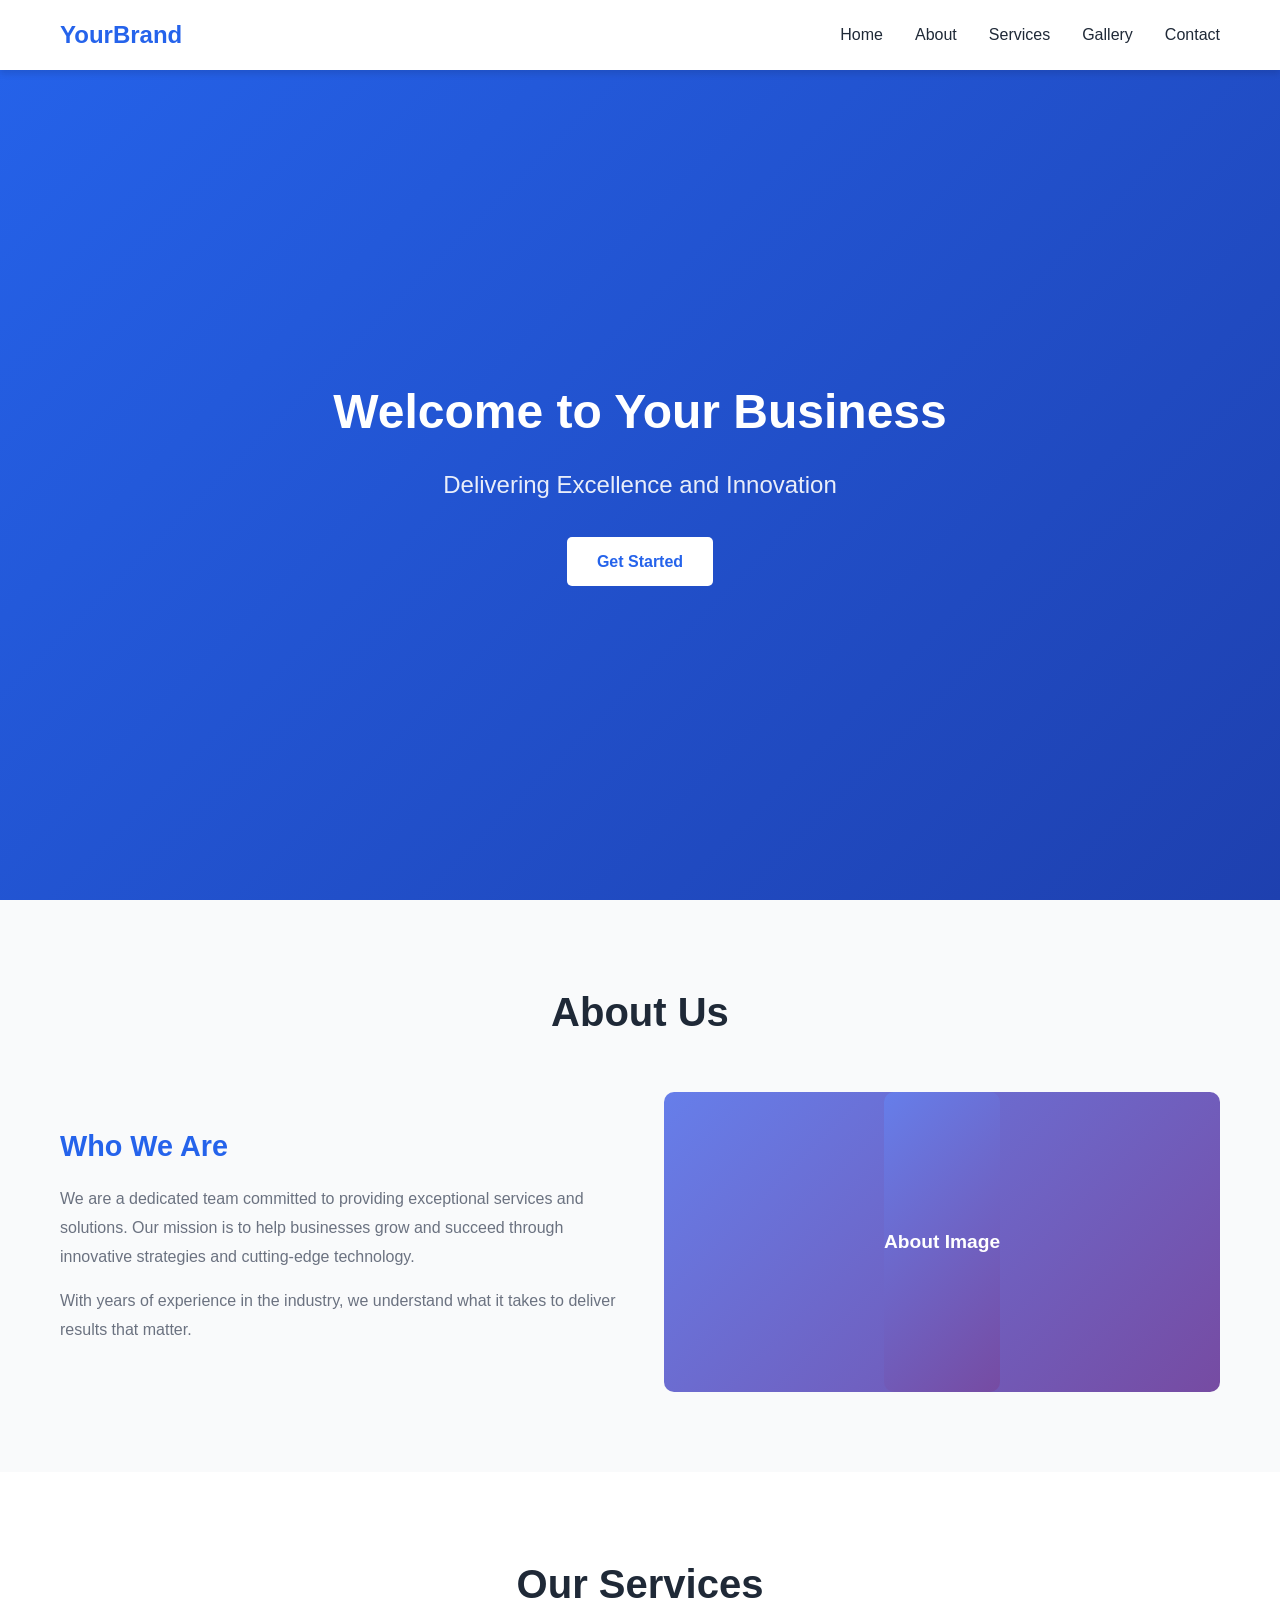
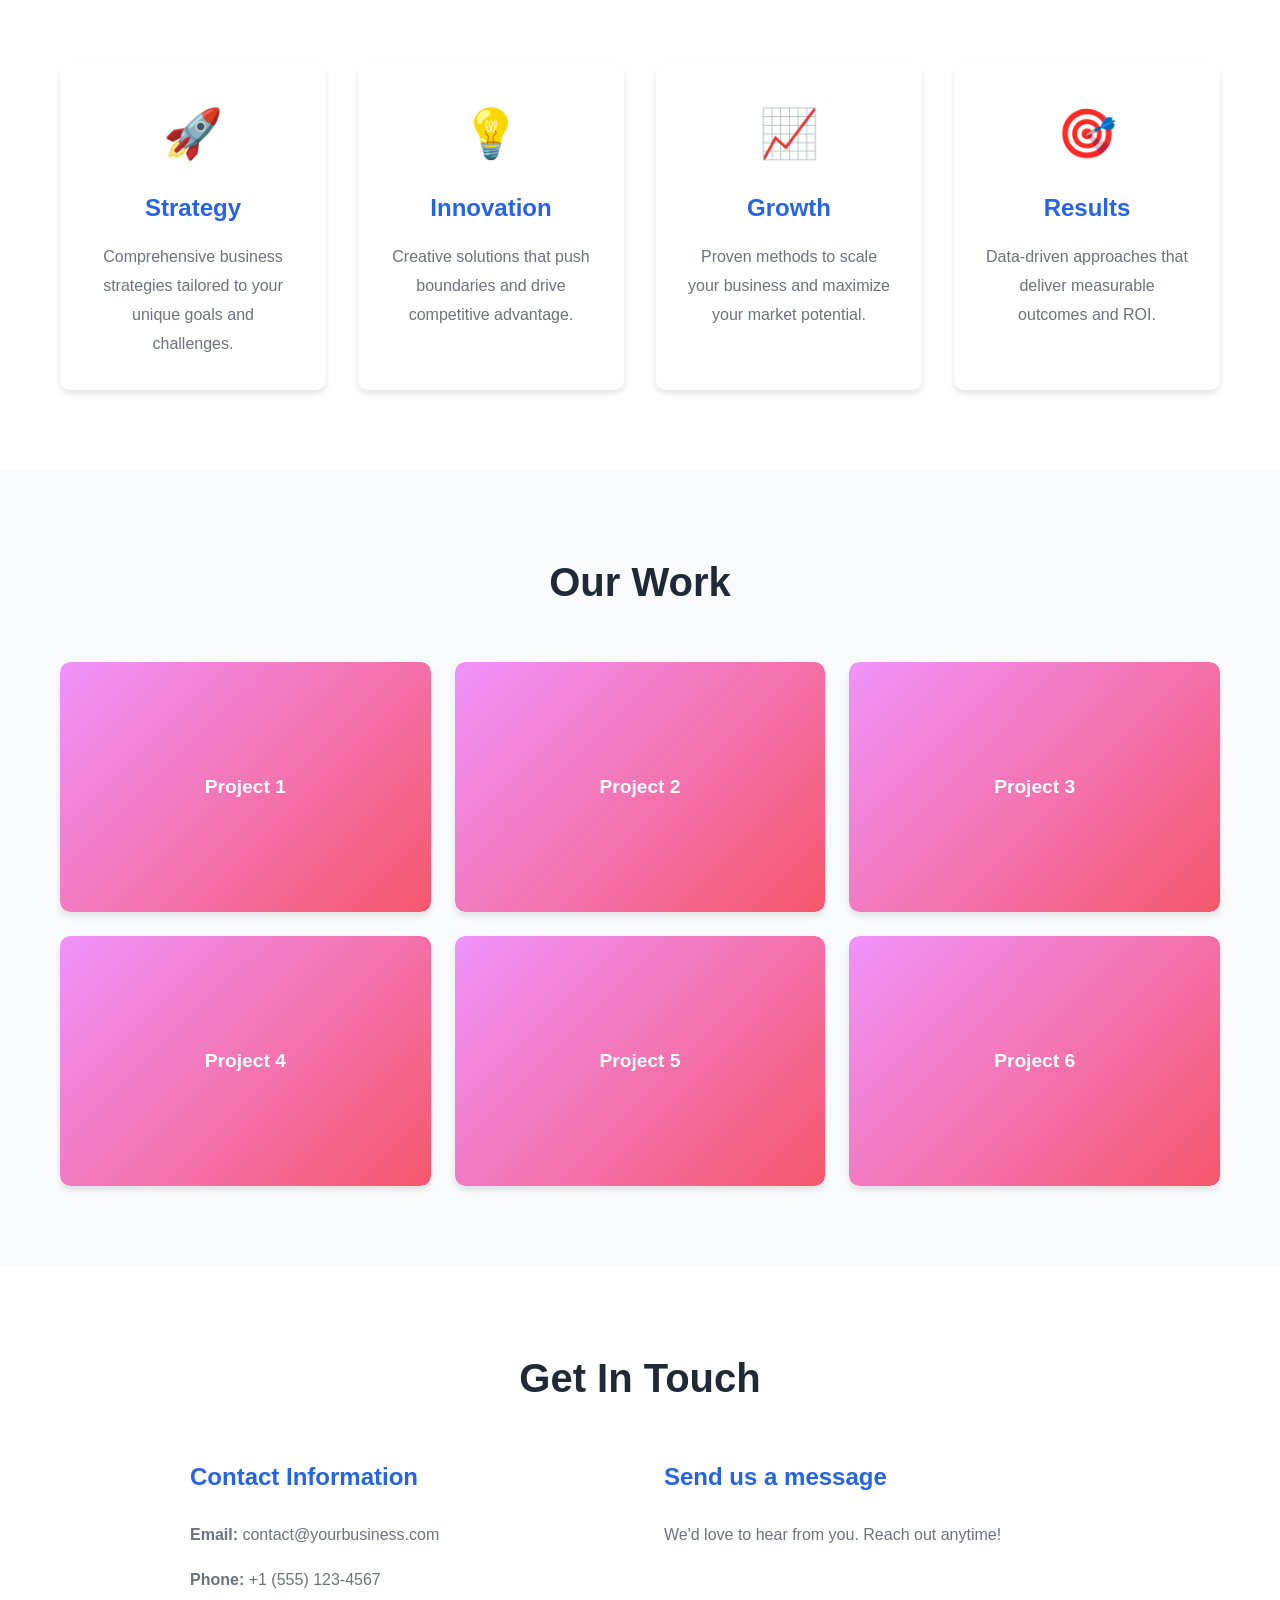
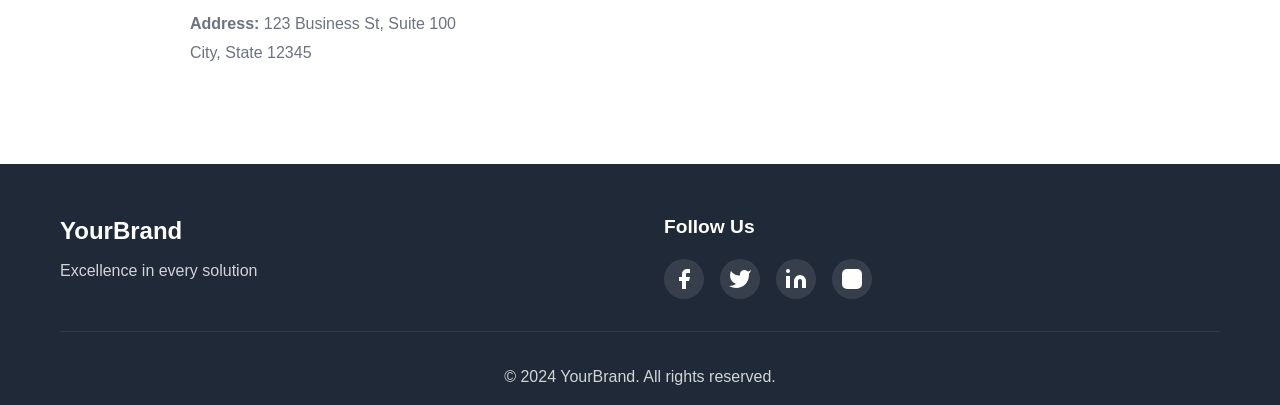
<file: index.html>
<!DOCTYPE html>
<html lang="en">
<head>
    <meta charset="UTF-8">
    <meta name="viewport" content="width=device-width, initial-scale=1.0">
    <meta name="description" content="Professional business landing page">
    <title>Your Business Name</title>
    <link rel="stylesheet" href="css/styles.css">
</head>
<body>
    <!-- Navigation -->
    <nav class="navbar">
        <div class="container">
            <div class="logo">
                <h2>YourBrand</h2>
            </div>
            <ul class="nav-menu">
                <li><a href="#home">Home</a></li>
                <li><a href="#about">About</a></li>
                <li><a href="#services">Services</a></li>
                <li><a href="#gallery">Gallery</a></li>
                <li><a href="#contact">Contact</a></li>
            </ul>
            <div class="hamburger">
                <span></span>
                <span></span>
                <span></span>
            </div>
        </div>
    </nav>

    <!-- Hero Section -->
    <section id="home" class="hero">
        <div class="hero-content">
            <h1>Welcome to Your Business</h1>
            <p class="hero-subtitle">Delivering Excellence and Innovation</p>
            <a href="#contact" class="btn btn-primary">Get Started</a>
        </div>
    </section>

    <!-- About Section -->
    <section id="about" class="about">
        <div class="container">
            <h2 class="section-title">About Us</h2>
            <div class="about-content">
                <div class="about-text">
                    <h3>Who We Are</h3>
                    <p>We are a dedicated team committed to providing exceptional services and solutions. Our mission is to help businesses grow and succeed through innovative strategies and cutting-edge technology.</p>
                    <p>With years of experience in the industry, we understand what it takes to deliver results that matter.</p>
                </div>
                <div class="about-image">
                    <div class="placeholder-image">About Image</div>
                </div>
            </div>
        </div>
    </section>

    <!-- Services Section -->
    <section id="services" class="services">
        <div class="container">
            <h2 class="section-title">Our Services</h2>
            <div class="services-grid">
                <div class="service-card">
                    <div class="service-icon">🚀</div>
                    <h3>Strategy</h3>
                    <p>Comprehensive business strategies tailored to your unique goals and challenges.</p>
                </div>
                <div class="service-card">
                    <div class="service-icon">💡</div>
                    <h3>Innovation</h3>
                    <p>Creative solutions that push boundaries and drive competitive advantage.</p>
                </div>
                <div class="service-card">
                    <div class="service-icon">📈</div>
                    <h3>Growth</h3>
                    <p>Proven methods to scale your business and maximize your market potential.</p>
                </div>
                <div class="service-card">
                    <div class="service-icon">🎯</div>
                    <h3>Results</h3>
                    <p>Data-driven approaches that deliver measurable outcomes and ROI.</p>
                </div>
            </div>
        </div>
    </section>

    <!-- Gallery Section -->
    <section id="gallery" class="gallery">
        <div class="container">
            <h2 class="section-title">Our Work</h2>
            <div class="gallery-grid">
                <div class="gallery-item">
                    <div class="placeholder-image">Project 1</div>
                </div>
                <div class="gallery-item">
                    <div class="placeholder-image">Project 2</div>
                </div>
                <div class="gallery-item">
                    <div class="placeholder-image">Project 3</div>
                </div>
                <div class="gallery-item">
                    <div class="placeholder-image">Project 4</div>
                </div>
                <div class="gallery-item">
                    <div class="placeholder-image">Project 5</div>
                </div>
                <div class="gallery-item">
                    <div class="placeholder-image">Project 6</div>
                </div>
            </div>
        </div>
    </section>

    <!-- Contact Section -->
    <section id="contact" class="contact">
        <div class="container">
            <h2 class="section-title">Get In Touch</h2>
            <div class="contact-content">
                <div class="contact-info">
                    <h3>Contact Information</h3>
                    <p><strong>Email:</strong> contact@yourbusiness.com</p>
                    <p><strong>Phone:</strong> +1 (555) 123-4567</p>
                    <p><strong>Address:</strong> 123 Business St, Suite 100<br>City, State 12345</p>
                </div>
                <div class="contact-form">
                    <h3>Send us a message</h3>
                    <p>We'd love to hear from you. Reach out anytime!</p>
                </div>
            </div>
        </div>
    </section>

    <!-- Footer with Social Links -->
    <footer class="footer">
        <div class="container">
            <div class="footer-content">
                <div class="footer-brand">
                    <h3>YourBrand</h3>
                    <p>Excellence in every solution</p>
                </div>
                <div class="social-links">
                    <h4>Follow Us</h4>
                    <div class="social-icons">
                        <a href="#" class="social-icon" aria-label="Facebook">
                            <svg width="24" height="24" viewBox="0 0 24 24" fill="currentColor">
                                <path d="M18 2h-3a5 5 0 00-5 5v3H7v4h3v8h4v-8h3l1-4h-4V7a1 1 0 011-1h3z"/>
                            </svg>
                        </a>
                        <a href="#" class="social-icon" aria-label="Twitter">
                            <svg width="24" height="24" viewBox="0 0 24 24" fill="currentColor">
                                <path d="M23 3a10.9 10.9 0 01-3.14 1.53 4.48 4.48 0 00-7.86 3v1A10.66 10.66 0 013 4s-4 9 5 13a11.64 11.64 0 01-7 2c9 5 20 0 20-11.5a4.5 4.5 0 00-.08-.83A7.72 7.72 0 0023 3z"/>
                            </svg>
                        </a>
                        <a href="#" class="social-icon" aria-label="LinkedIn">
                            <svg width="24" height="24" viewBox="0 0 24 24" fill="currentColor">
                                <path d="M16 8a6 6 0 016 6v7h-4v-7a2 2 0 00-2-2 2 2 0 00-2 2v7h-4v-7a6 6 0 016-6zM2 9h4v12H2z"/>
                                <circle cx="4" cy="4" r="2"/>
                            </svg>
                        </a>
                        <a href="#" class="social-icon" aria-label="Instagram">
                            <svg width="24" height="24" viewBox="0 0 24 24" fill="currentColor">
                                <rect x="2" y="2" width="20" height="20" rx="5" ry="5"/>
                                <path d="M16 11.37A4 4 0 1112.63 8 4 4 0 0116 11.37z" fill="none" stroke="#fff" stroke-width="2"/>
                                <circle cx="17.5" cy="6.5" r="1.5" fill="#fff"/>
                            </svg>
                        </a>
                    </div>
                </div>
            </div>
            <div class="footer-bottom">
                <p>&copy; 2024 YourBrand. All rights reserved.</p>
            </div>
        </div>
    </footer>

    <script src="js/script.js"></script>
</body>
</html>
</file>
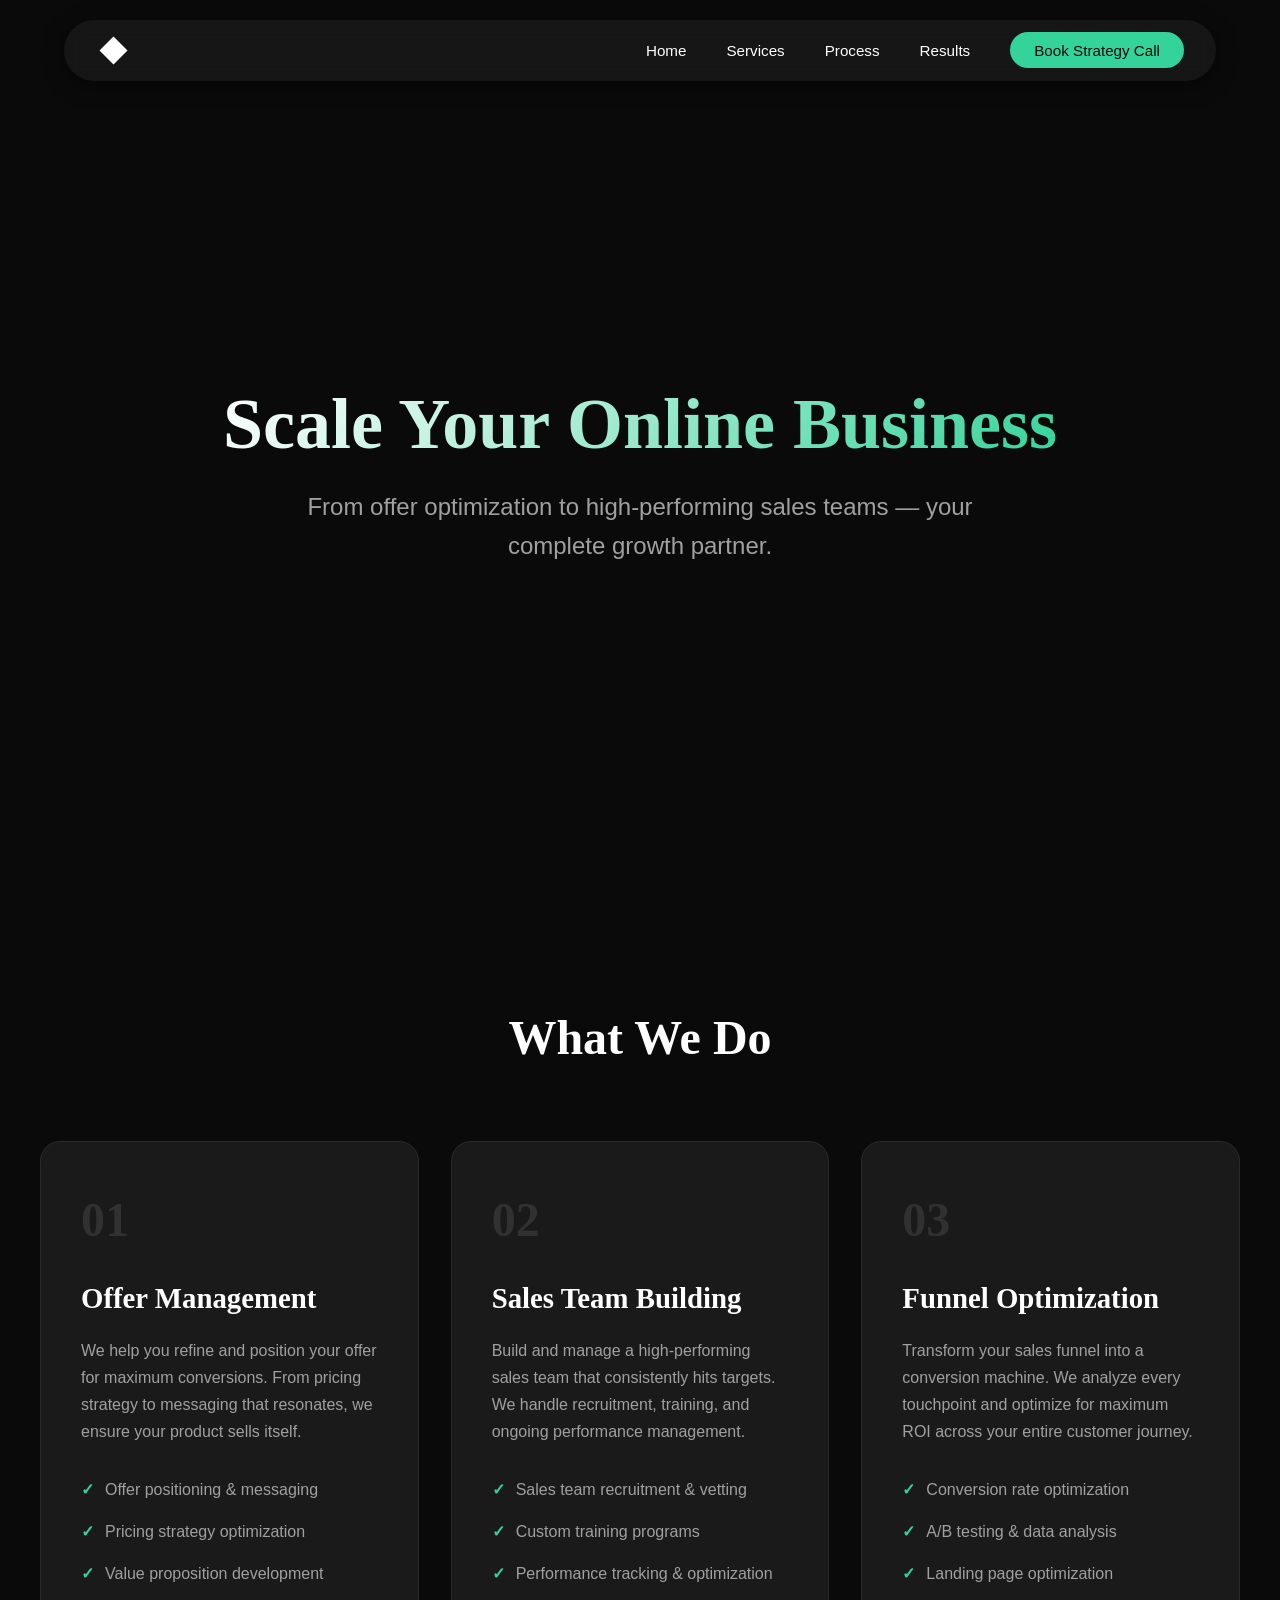
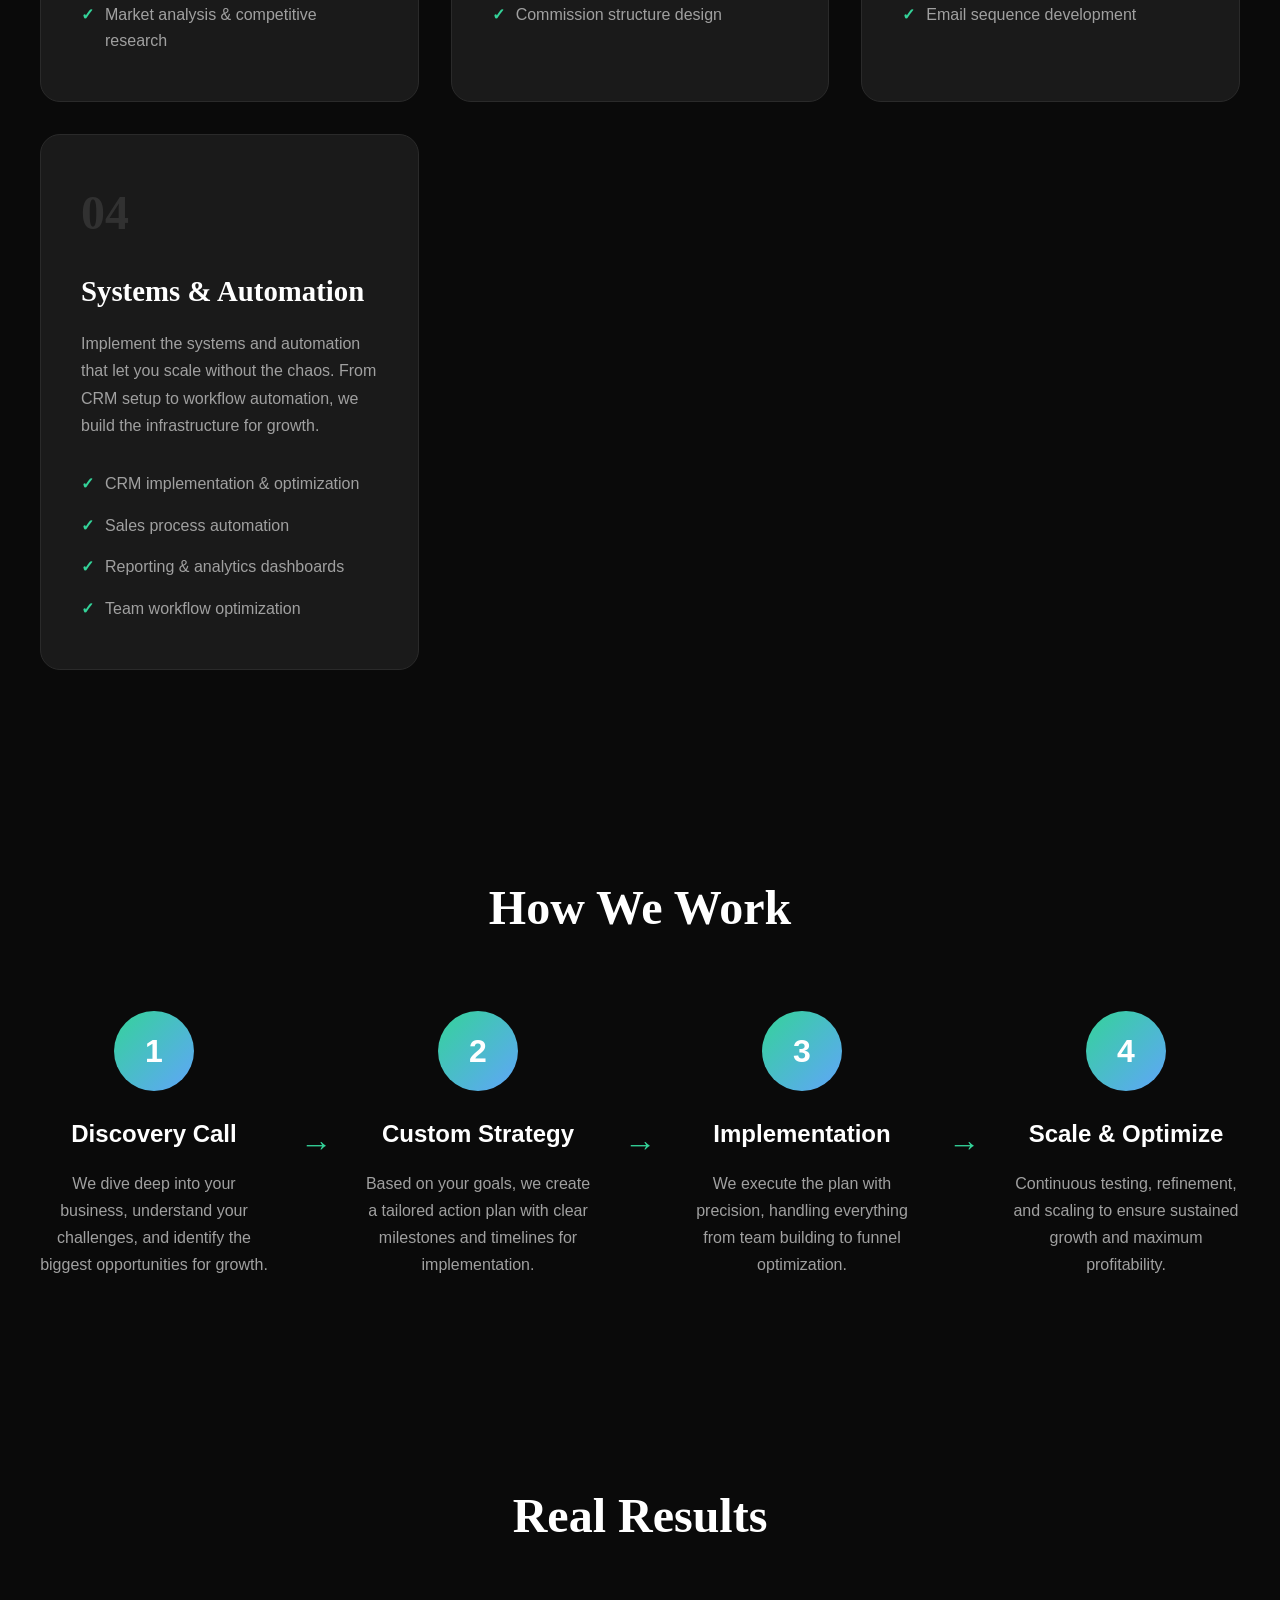
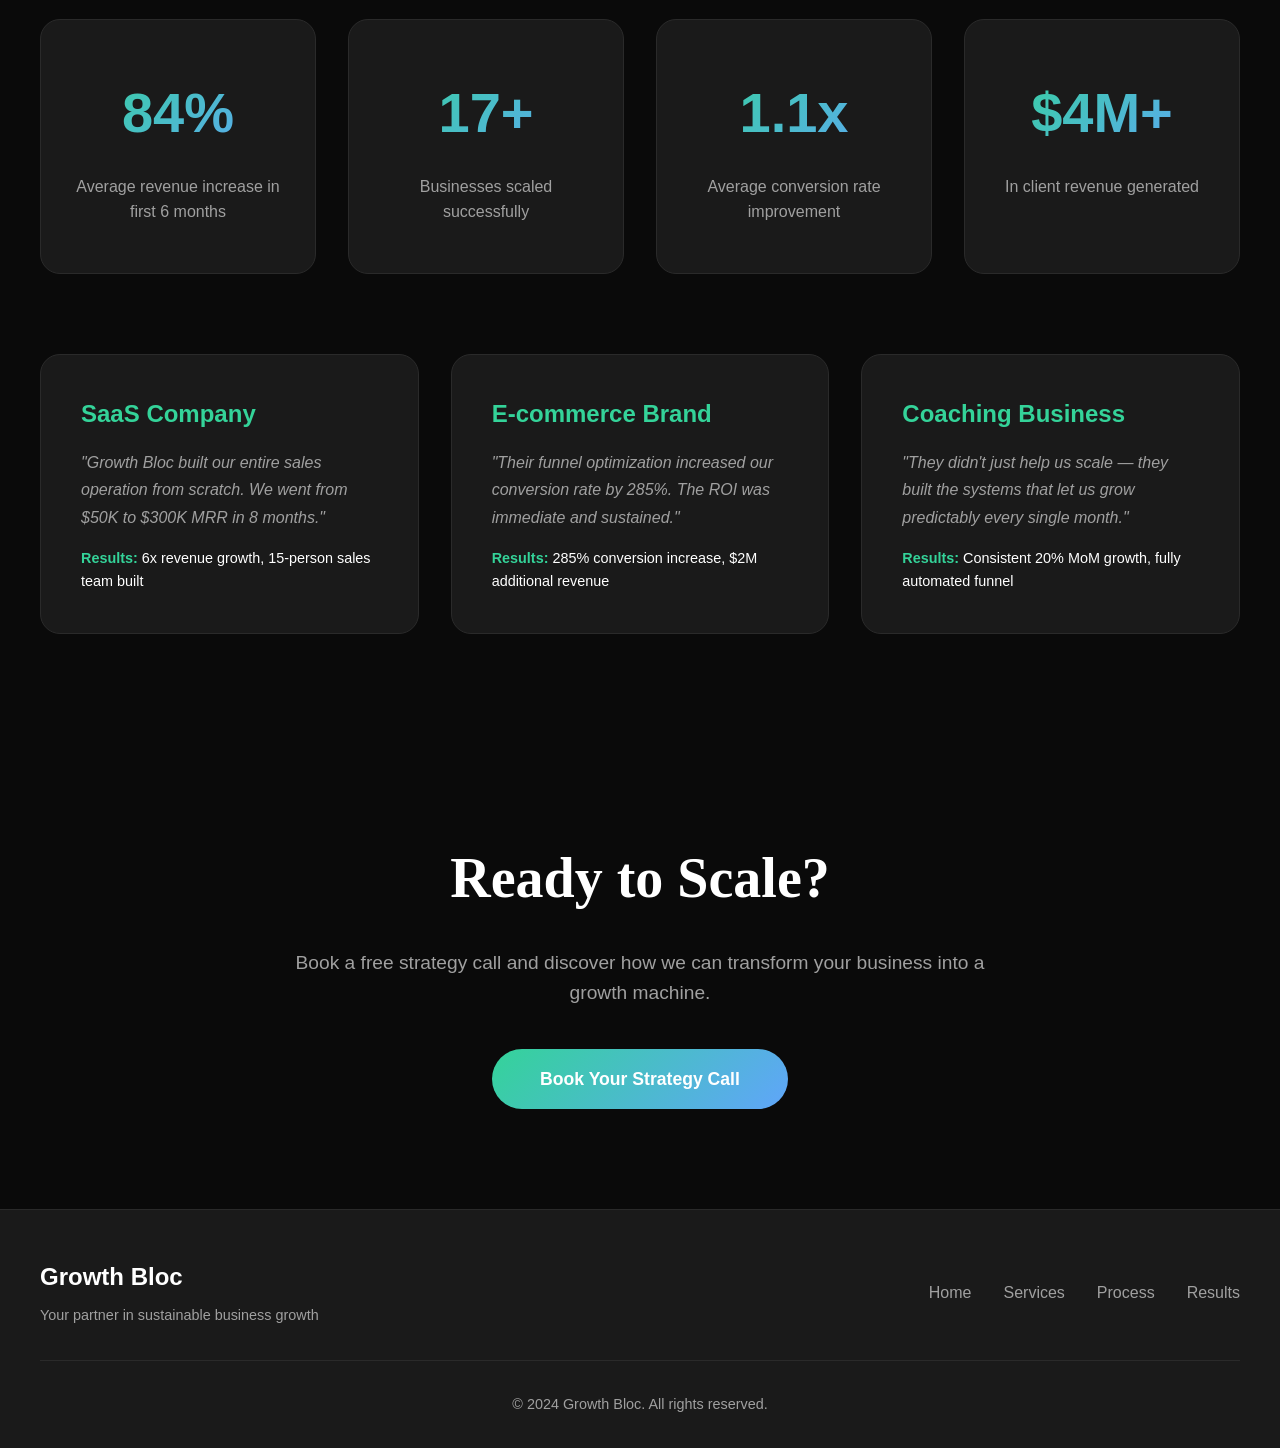
<file: business-owner-complete.html>
<!DOCTYPE html>
<html lang="en">
<head>
    <meta charset="UTF-8">
    <meta name="viewport" content="width=device-width, initial-scale=1.0">
    <meta name="description" content="Scale your online business with expert sales and funnel optimization">
    <title>Growth Bloc - Business Owners</title>
    <style>
        * {
            margin: 0;
            padding: 0;
            box-sizing: border-box;
        }

        :root {
            --bg-dark: #0a0a0a;
            --bg-card: #1a1a1a;
            --text-white: #ffffff;
            --text-gray: #a0a0a0;
            --accent-green: #34d399;
            --accent-blue: #60a5fa;
            --border-color: #2a2a2a;
        }

        html {
            scroll-behavior: smooth;
        }

        body {
            font-family: -apple-system, BlinkMacSystemFont, 'Segoe UI', Roboto, 'Helvetica Neue', Arial, sans-serif;
            background: var(--bg-dark);
            color: var(--text-white);
            line-height: 1.6;
        }

        .container {
            max-width: 1400px;
            margin: 0 auto;
            padding: 0 20px;
        }

        /* Navigation */
        .navbar {
            position: fixed;
            top: 20px;
            left: 50%;
            transform: translateX(-50%);
            width: 90%;
            max-width: 1200px;
            background: rgba(26, 26, 26, 0.8);
            backdrop-filter: blur(10px);
            border-radius: 50px;
            z-index: 1000;
            padding: 0.8rem 2rem;
            box-shadow: 0 4px 20px rgba(0, 0, 0, 0.5);
        }

        .navbar .container {
            display: flex;
            justify-content: space-between;
            align-items: center;
            padding: 0;
        }

        .logo {
            display: flex;
            align-items: center;
        }

        .logo-icon {
            width: 35px;
            height: 35px;
        }

        .nav-menu {
            display: flex;
            list-style: none;
            gap: 2.5rem;
            align-items: center;
        }

        .nav-menu a {
            text-decoration: none;
            color: var(--text-white);
            font-weight: 500;
            font-size: 0.95rem;
            transition: opacity 0.3s;
        }

        .nav-menu a:hover {
            opacity: 0.7;
        }

        .cta-nav {
            background: var(--accent-green);
            color: var(--bg-dark) !important;
            padding: 0.6rem 1.5rem;
            border-radius: 25px;
            font-weight: 600;
        }

        .cta-nav:hover {
            opacity: 0.9 !important;
        }

        .hamburger {
            display: none;
            flex-direction: column;
            cursor: pointer;
        }

        .hamburger span {
            width: 25px;
            height: 2px;
            background: var(--text-white);
            margin: 3px 0;
            transition: 0.3s;
        }

        /* Hero Section */
        .hero {
            min-height: 100vh;
            display: flex;
            align-items: center;
            justify-content: center;
            text-align: center;
            padding: 100px 20px 50px;
            background: var(--bg-dark);
        }

        .hero-title {
            font-size: 4.5rem;
            font-weight: 700;
            margin-bottom: 1.5rem;
            line-height: 1.1;
            font-family: Georgia, 'Times New Roman', serif;
            background: linear-gradient(135deg, var(--text-white) 0%, var(--accent-green) 100%);
            -webkit-background-clip: text;
            -webkit-text-fill-color: transparent;
            background-clip: text;
            animation: fadeInUp 1s ease;
        }

        .hero-subtitle {
            font-size: 1.5rem;
            color: var(--text-gray);
            font-weight: 400;
            max-width: 700px;
            margin: 0 auto;
            animation: fadeInUp 1s ease 0.2s backwards;
        }

        /* Services Section */
        .services {
            padding: 100px 20px;
            background: var(--bg-dark);
        }

        .section-title {
            text-align: center;
            font-size: 3rem;
            margin-bottom: 4rem;
            font-family: Georgia, 'Times New Roman', serif;
        }

        .services-grid {
            display: grid;
            grid-template-columns: repeat(auto-fit, minmax(300px, 1fr));
            gap: 2rem;
        }

        .service-card {
            background: var(--bg-card);
            padding: 2.5rem;
            border-radius: 20px;
            border: 1px solid var(--border-color);
            transition: transform 0.3s, border-color 0.3s;
            position: relative;
        }

        .service-card:hover {
            transform: translateY(-5px);
            border-color: var(--accent-green);
        }

        .service-number {
            font-size: 3rem;
            font-weight: 700;
            color: rgba(255, 255, 255, 0.1);
            margin-bottom: 1rem;
            font-family: Georgia, 'Times New Roman', serif;
        }

        .service-card h3 {
            font-size: 1.8rem;
            margin-bottom: 1rem;
            font-family: Georgia, 'Times New Roman', serif;
        }

        .service-card p {
            color: var(--text-gray);
            line-height: 1.7;
            margin-bottom: 1.5rem;
        }

        .service-list {
            list-style: none;
            padding: 0;
        }

        .service-list li {
            color: var(--text-gray);
            padding: 0.5rem 0;
            padding-left: 1.5rem;
            position: relative;
        }

        .service-list li::before {
            content: '✓';
            position: absolute;
            left: 0;
            color: var(--accent-green);
            font-weight: bold;
        }

        /* Process Section */
        .process {
            padding: 100px 20px;
            background: var(--bg-dark);
        }

        .process-steps {
            display: flex;
            justify-content: space-between;
            align-items: center;
            gap: 2rem;
            flex-wrap: wrap;
        }

        .step {
            flex: 1;
            min-width: 200px;
            text-align: center;
        }

        .step-number {
            width: 80px;
            height: 80px;
            background: linear-gradient(135deg, var(--accent-green) 0%, var(--accent-blue) 100%);
            border-radius: 50%;
            display: flex;
            align-items: center;
            justify-content: center;
            font-size: 2rem;
            font-weight: 700;
            margin: 0 auto 1.5rem;
        }

        .step h3 {
            font-size: 1.5rem;
            margin-bottom: 1rem;
        }

        .step p {
            color: var(--text-gray);
            line-height: 1.7;
        }

        .step-arrow {
            font-size: 2rem;
            color: var(--accent-green);
        }

        /* Results Section */
        .results {
            padding: 100px 20px;
            background: var(--bg-dark);
        }

        .stats-grid {
            display: grid;
            grid-template-columns: repeat(auto-fit, minmax(250px, 1fr));
            gap: 2rem;
            margin-bottom: 5rem;
        }

        .stat-card {
            background: var(--bg-card);
            padding: 3rem 2rem;
            border-radius: 20px;
            border: 1px solid var(--border-color);
            text-align: center;
            transition: transform 0.3s;
        }

        .stat-card:hover {
            transform: translateY(-5px);
        }

        .stat-number {
            font-size: 3.5rem;
            font-weight: 700;
            background: linear-gradient(135deg, var(--accent-green) 0%, var(--accent-blue) 100%);
            -webkit-background-clip: text;
            -webkit-text-fill-color: transparent;
            background-clip: text;
            margin-bottom: 1rem;
        }

        .stat-card p {
            color: var(--text-gray);
            font-size: 1rem;
        }

        .case-studies {
            display: grid;
            grid-template-columns: repeat(auto-fit, minmax(300px, 1fr));
            gap: 2rem;
        }

        .case-study {
            background: var(--bg-card);
            padding: 2.5rem;
            border-radius: 20px;
            border: 1px solid var(--border-color);
            transition: transform 0.3s;
        }

        .case-study:hover {
            transform: translateY(-5px);
            border-color: var(--accent-green);
        }

        .case-study h3 {
            font-size: 1.5rem;
            margin-bottom: 1rem;
            color: var(--accent-green);
        }

        .case-quote {
            color: var(--text-gray);
            font-style: italic;
            line-height: 1.7;
            margin-bottom: 1rem;
        }

        .case-result {
            color: var(--text-white);
            font-size: 0.9rem;
        }

        .case-result strong {
            color: var(--accent-green);
        }

        /* CTA Section */
        .cta-section {
            padding: 100px 20px;
            text-align: center;
            background: var(--bg-dark);
        }

        .cta-section h2 {
            font-size: 3.5rem;
            margin-bottom: 1.5rem;
            font-family: Georgia, 'Times New Roman', serif;
        }

        .cta-section p {
            font-size: 1.2rem;
            color: var(--text-gray);
            margin-bottom: 2.5rem;
            max-width: 700px;
            margin-left: auto;
            margin-right: auto;
        }

        .cta-button {
            display: inline-block;
            background: linear-gradient(135deg, var(--accent-green) 0%, var(--accent-blue) 100%);
            color: var(--text-white);
            padding: 1rem 3rem;
            border-radius: 30px;
            text-decoration: none;
            font-weight: 600;
            font-size: 1.1rem;
            transition: transform 0.3s, box-shadow 0.3s;
        }

        .cta-button:hover {
            transform: translateY(-2px);
            box-shadow: 0 10px 30px rgba(52, 211, 153, 0.3);
        }

        /* Footer */
        .footer {
            background: var(--bg-card);
            padding: 3rem 20px 2rem;
            border-top: 1px solid var(--border-color);
        }

        .footer-content {
            display: flex;
            justify-content: space-between;
            align-items: center;
            margin-bottom: 2rem;
        }

        .footer-brand h3 {
            font-size: 1.5rem;
            margin-bottom: 0.5rem;
        }

        .footer-brand p {
            color: var(--text-gray);
            font-size: 0.9rem;
        }

        .footer-links {
            display: flex;
            gap: 2rem;
        }

        .footer-links a {
            color: var(--text-gray);
            text-decoration: none;
            transition: color 0.3s;
        }

        .footer-links a:hover {
            color: var(--text-white);
        }

        .footer-bottom {
            text-align: center;
            padding-top: 2rem;
            border-top: 1px solid var(--border-color);
            color: var(--text-gray);
            font-size: 0.9rem;
        }

        /* Animations */
        @keyframes fadeInUp {
            from {
                opacity: 0;
                transform: translateY(30px);
            }
            to {
                opacity: 1;
                transform: translateY(0);
            }
        }

        /* Responsive Design */
        @media (max-width: 1024px) {
            .hero-title {
                font-size: 3.5rem;
            }

            .section-title {
                font-size: 2.5rem;
            }

            .cta-section h2 {
                font-size: 2.5rem;
            }

            .step-arrow {
                display: none;
            }

            .process-steps {
                flex-direction: column;
            }
        }

        @media (max-width: 768px) {
            .hamburger {
                display: flex;
            }

            .nav-menu {
                position: fixed;
                left: -100%;
                top: 90px;
                flex-direction: column;
                background: rgba(26, 26, 26, 0.98);
                width: 100%;
                text-align: center;
                transition: 0.3s;
                padding: 2rem 0;
                border-radius: 20px;
            }

            .nav-menu.active {
                left: 0;
            }

            .navbar {
                width: 95%;
                padding: 0.8rem 1.5rem;
            }

            .hero-title {
                font-size: 2.5rem;
            }

            .hero-subtitle {
                font-size: 1.2rem;
            }

            .section-title {
                font-size: 2rem;
            }

            .cta-section h2 {
                font-size: 2rem;
            }

            .cta-section p {
                font-size: 1rem;
            }

            .footer-content {
                flex-direction: column;
                gap: 2rem;
                text-align: center;
            }

            .footer-links {
                flex-direction: column;
                gap: 1rem;
            }
        }

        @media (max-width: 480px) {
            .hero-title {
                font-size: 2rem;
            }

            .hero-subtitle {
                font-size: 1rem;
            }

            .service-card {
                padding: 2rem;
            }

            .services-grid,
            .stats-grid,
            .case-studies {
                grid-template-columns: 1fr;
            }

            .stat-number {
                font-size: 2.5rem;
            }
        }
    </style>
</head>
<body>
    <!-- Navigation -->
    <nav class="navbar">
        <div class="container">
            <div class="logo">
                <svg class="logo-icon" viewBox="0 0 50 50" xmlns="http://www.w3.org/2000/svg">
                    <path d="M25 5 L45 25 L25 45 L5 25 Z" fill="white"/>
                </svg>
            </div>
            <ul class="nav-menu">
                <li><a href="#home">Home</a></li>
                <li><a href="#services">Services</a></li>
                <li><a href="#process">Process</a></li>
                <li><a href="#results">Results</a></li>
                <li><a href="#book" class="cta-nav">Book Strategy Call</a></li>
            </ul>
            <div class="hamburger">
                <span></span>
                <span></span>
                <span></span>
            </div>
        </div>
    </nav>

    <!-- Hero Section -->
    <section id="home" class="hero">
        <div class="hero-content">
            <h1 class="hero-title">Scale Your Online Business</h1>
            <p class="hero-subtitle">From offer optimization to high-performing sales teams — your complete growth partner.</p>
        </div>
    </section>

    <!-- Services Section -->
    <section id="services" class="services">
        <div class="container">
            <h2 class="section-title">What We Do</h2>
            <div class="services-grid">
                <div class="service-card">
                    <div class="service-number">01</div>
                    <h3>Offer Management</h3>
                    <p>We help you refine and position your offer for maximum conversions. From pricing strategy to messaging that resonates, we ensure your product sells itself.</p>
                    <ul class="service-list">
                        <li>Offer positioning & messaging</li>
                        <li>Pricing strategy optimization</li>
                        <li>Value proposition development</li>
                        <li>Market analysis & competitive research</li>
                    </ul>
                </div>

                <div class="service-card">
                    <div class="service-number">02</div>
                    <h3>Sales Team Building</h3>
                    <p>Build and manage a high-performing sales team that consistently hits targets. We handle recruitment, training, and ongoing performance management.</p>
                    <ul class="service-list">
                        <li>Sales team recruitment & vetting</li>
                        <li>Custom training programs</li>
                        <li>Performance tracking & optimization</li>
                        <li>Commission structure design</li>
                    </ul>
                </div>

                <div class="service-card">
                    <div class="service-number">03</div>
                    <h3>Funnel Optimization</h3>
                    <p>Transform your sales funnel into a conversion machine. We analyze every touchpoint and optimize for maximum ROI across your entire customer journey.</p>
                    <ul class="service-list">
                        <li>Conversion rate optimization</li>
                        <li>A/B testing & data analysis</li>
                        <li>Landing page optimization</li>
                        <li>Email sequence development</li>
                    </ul>
                </div>

                <div class="service-card">
                    <div class="service-number">04</div>
                    <h3>Systems & Automation</h3>
                    <p>Implement the systems and automation that let you scale without the chaos. From CRM setup to workflow automation, we build the infrastructure for growth.</p>
                    <ul class="service-list">
                        <li>CRM implementation & optimization</li>
                        <li>Sales process automation</li>
                        <li>Reporting & analytics dashboards</li>
                        <li>Team workflow optimization</li>
                    </ul>
                </div>
            </div>
        </div>
    </section>

    <!-- Process Section -->
    <section id="process" class="process">
        <div class="container">
            <h2 class="section-title">How We Work</h2>
            <div class="process-steps">
                <div class="step">
                    <div class="step-number">1</div>
                    <h3>Discovery Call</h3>
                    <p>We dive deep into your business, understand your challenges, and identify the biggest opportunities for growth.</p>
                </div>

                <div class="step-arrow">→</div>

                <div class="step">
                    <div class="step-number">2</div>
                    <h3>Custom Strategy</h3>
                    <p>Based on your goals, we create a tailored action plan with clear milestones and timelines for implementation.</p>
                </div>

                <div class="step-arrow">→</div>

                <div class="step">
                    <div class="step-number">3</div>
                    <h3>Implementation</h3>
                    <p>We execute the plan with precision, handling everything from team building to funnel optimization.</p>
                </div>

                <div class="step-arrow">→</div>

                <div class="step">
                    <div class="step-number">4</div>
                    <h3>Scale & Optimize</h3>
                    <p>Continuous testing, refinement, and scaling to ensure sustained growth and maximum profitability.</p>
                </div>
            </div>
        </div>
    </section>

    <!-- Results Section -->
    <section id="results" class="results">
        <div class="container">
            <h2 class="section-title">Real Results</h2>
            <div class="stats-grid">
                <div class="stat-card">
                    <div class="stat-number">247%</div>
                    <p>Average revenue increase in first 6 months</p>
                </div>
                <div class="stat-card">
                    <div class="stat-number">50+</div>
                    <p>Businesses scaled successfully</p>
                </div>
                <div class="stat-card">
                    <div class="stat-number">3.2x</div>
                    <p>Average conversion rate improvement</p>
                </div>
                <div class="stat-card">
                    <div class="stat-number">$12M+</div>
                    <p>In client revenue generated</p>
                </div>
            </div>

            <div class="case-studies">
                <div class="case-study">
                    <h3>SaaS Company</h3>
                    <p class="case-quote">"Growth Bloc built our entire sales operation from scratch. We went from $50K to $300K MRR in 8 months."</p>
                    <p class="case-result"><strong>Results:</strong> 6x revenue growth, 15-person sales team built</p>
                </div>

                <div class="case-study">
                    <h3>E-commerce Brand</h3>
                    <p class="case-quote">"Their funnel optimization increased our conversion rate by 285%. The ROI was immediate and sustained."</p>
                    <p class="case-result"><strong>Results:</strong> 285% conversion increase, $2M additional revenue</p>
                </div>

                <div class="case-study">
                    <h3>Coaching Business</h3>
                    <p class="case-quote">"They didn't just help us scale — they built the systems that let us grow predictably every single month."</p>
                    <p class="case-result"><strong>Results:</strong> Consistent 20% MoM growth, fully automated funnel</p>
                </div>
            </div>
        </div>
    </section>

    <!-- CTA Section -->
    <section class="cta-section">
        <div class="container">
            <h2>Ready to Scale?</h2>
            <p>Book a free strategy call and discover how we can transform your business into a growth machine.</p>
            <a href="#book" class="cta-button">Book Your Strategy Call</a>
        </div>
    </section>

    <!-- Footer -->
    <footer class="footer">
        <div class="container">
            <div class="footer-content">
                <div class="footer-brand">
                    <h3>Growth Bloc</h3>
                    <p>Your partner in sustainable business growth</p>
                </div>
                <div class="footer-links">
                    <a href="#home">Home</a>
                    <a href="#services">Services</a>
                    <a href="#process">Process</a>
                    <a href="#results">Results</a>
                </div>
            </div>
            <div class="footer-bottom">
                <p>&copy; 2024 Growth Bloc. All rights reserved.</p>
            </div>
        </div>
    </footer>

    <script>
        // Mobile Menu Toggle
        document.addEventListener('DOMContentLoaded', function() {
            const hamburger = document.querySelector('.hamburger');
            const navMenu = document.querySelector('.nav-menu');
            const navLinks = document.querySelectorAll('.nav-menu a');

            if (hamburger) {
                hamburger.addEventListener('click', function() {
                    navMenu.classList.toggle('active');
                    this.classList.toggle('active');
                });
            }

            navLinks.forEach(link => {
                link.addEventListener('click', function() {
                    navMenu.classList.remove('active');
                    if (hamburger) {
                        hamburger.classList.remove('active');
                    }
                });
            });

            // Smooth scroll
            document.querySelectorAll('a[href^="#"]').forEach(anchor => {
                anchor.addEventListener('click', function(e) {
                    e.preventDefault();
                    const target = document.querySelector(this.getAttribute('href'));
                    if (target) {
                        const offset = 100;
                        const targetPosition = target.offsetTop - offset;
                        window.scrollTo({
                            top: targetPosition,
                            behavior: 'smooth'
                        });
                    }
                });
            });

            // Intersection Observer
            const observerOptions = {
                threshold: 0.1,
                rootMargin: '0px 0px -50px 0px'
            };

            const observer = new IntersectionObserver(function(entries) {
                entries.forEach(entry => {
                    if (entry.isIntersecting) {
                        entry.target.style.opacity = '1';
                        entry.target.style.transform = 'translateY(0)';
                    }
                });
            }, observerOptions);

            document.querySelectorAll('.service-card, .stat-card, .case-study, .step').forEach(el => {
                el.style.opacity = '0';
                el.style.transform = 'translateY(30px)';
                el.style.transition = 'opacity 0.6s ease, transform 0.6s ease';
                observer.observe(el);
            });

            // Animate numbers
            const animateNumber = (element, target) => {
                const duration = 2000;
                const start = 0;
                const increment = target / (duration / 16);
                let current = start;

                const timer = setInterval(() => {
                    current += increment;
                    if (current >= target) {
                        current = target;
                        clearInterval(timer);
                    }

                    const originalText = element.textContent;
                    if (originalText.includes('%')) {
                        element.textContent = Math.floor(current) + '%';
                    } else if (originalText.includes('x')) {
                        element.textContent = (current / 10).toFixed(1) + 'x';
                    } else if (originalText.includes('M')) {
                        element.textContent = '$' + Math.floor(current) + 'M+';
                    } else {
                        element.textContent = Math.floor(current) + '+';
                    }
                }, 16);
            };

            const statObserver = new IntersectionObserver((entries) => {
                entries.forEach(entry => {
                    if (entry.isIntersecting && !entry.target.dataset.animated) {
                        entry.target.dataset.animated = 'true';
                        const text = entry.target.textContent;
                        const number = parseInt(text.replace(/[^0-9]/g, ''));
                        animateNumber(entry.target, number);
                    }
                });
            }, { threshold: 0.5 });

            document.querySelectorAll('.stat-number').forEach(stat => {
                statObserver.observe(stat);
            });
        });
    </script>
</body>
</html>
</file>
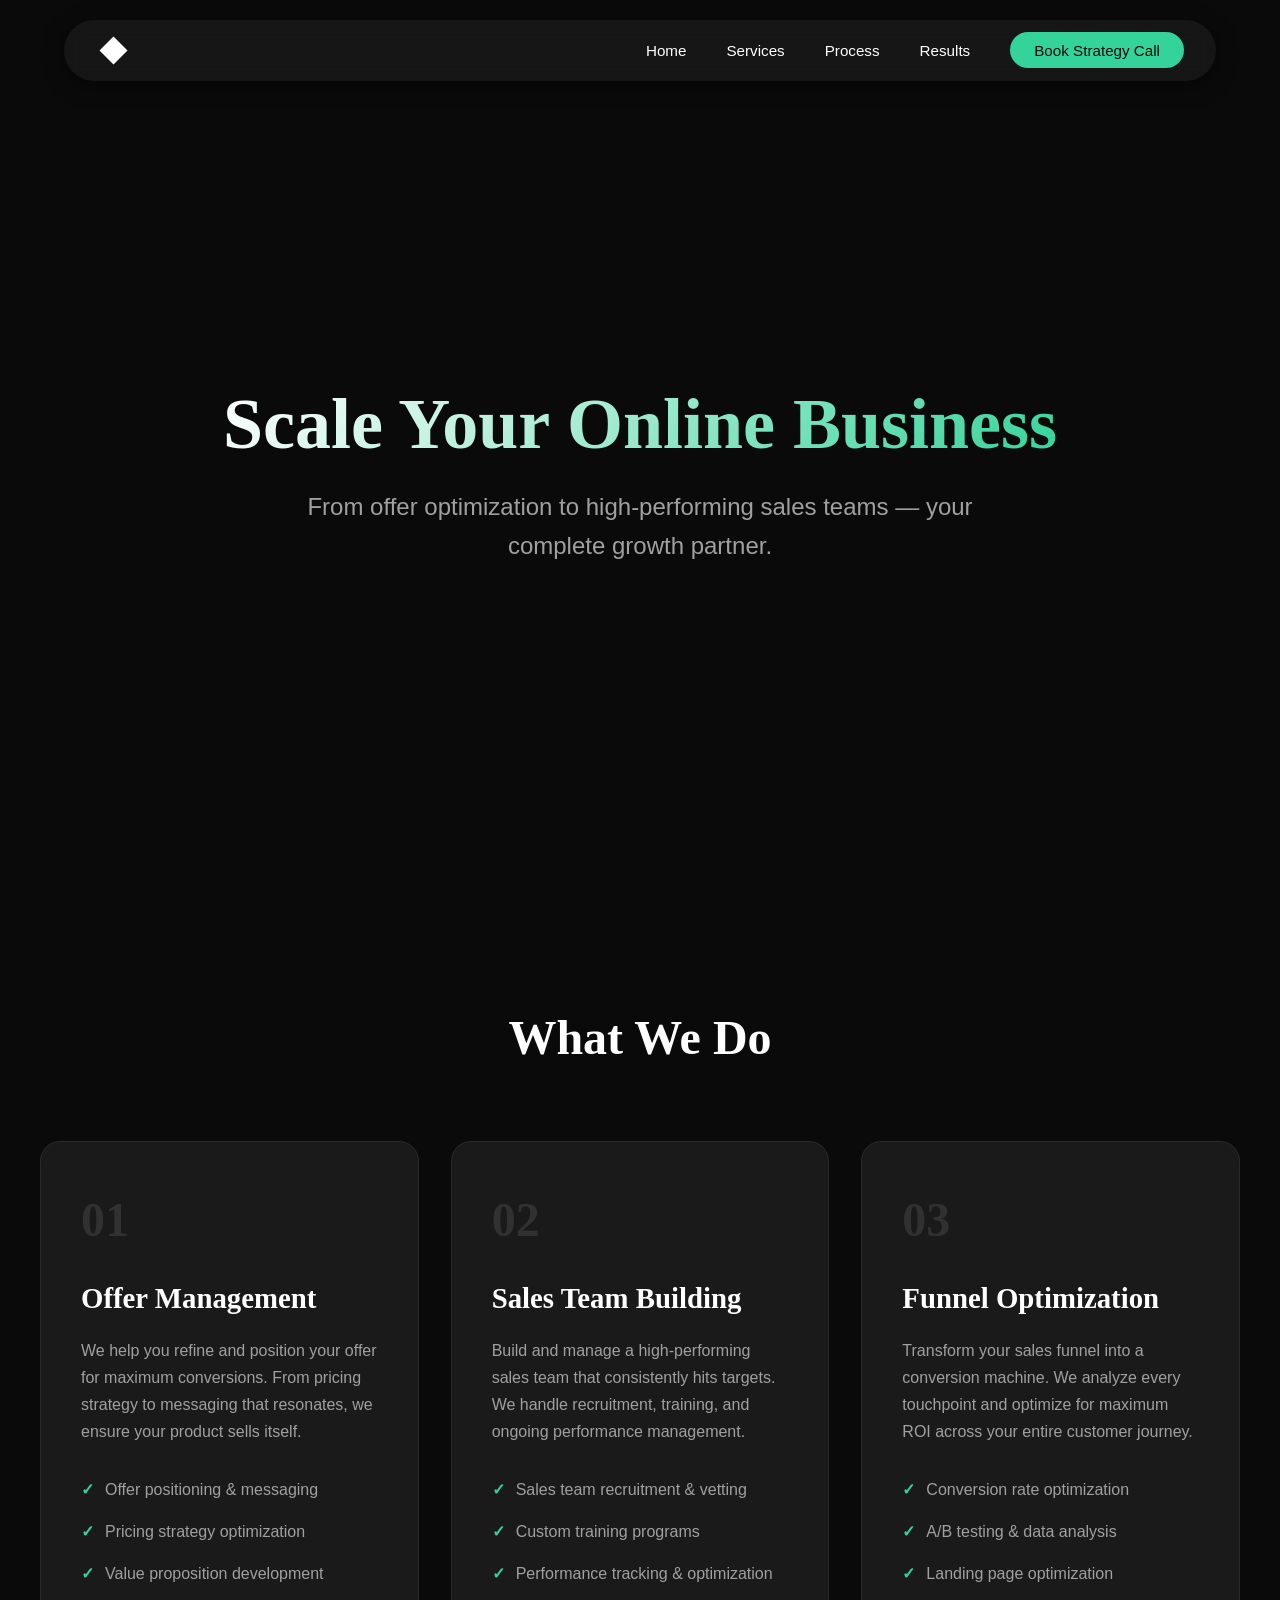
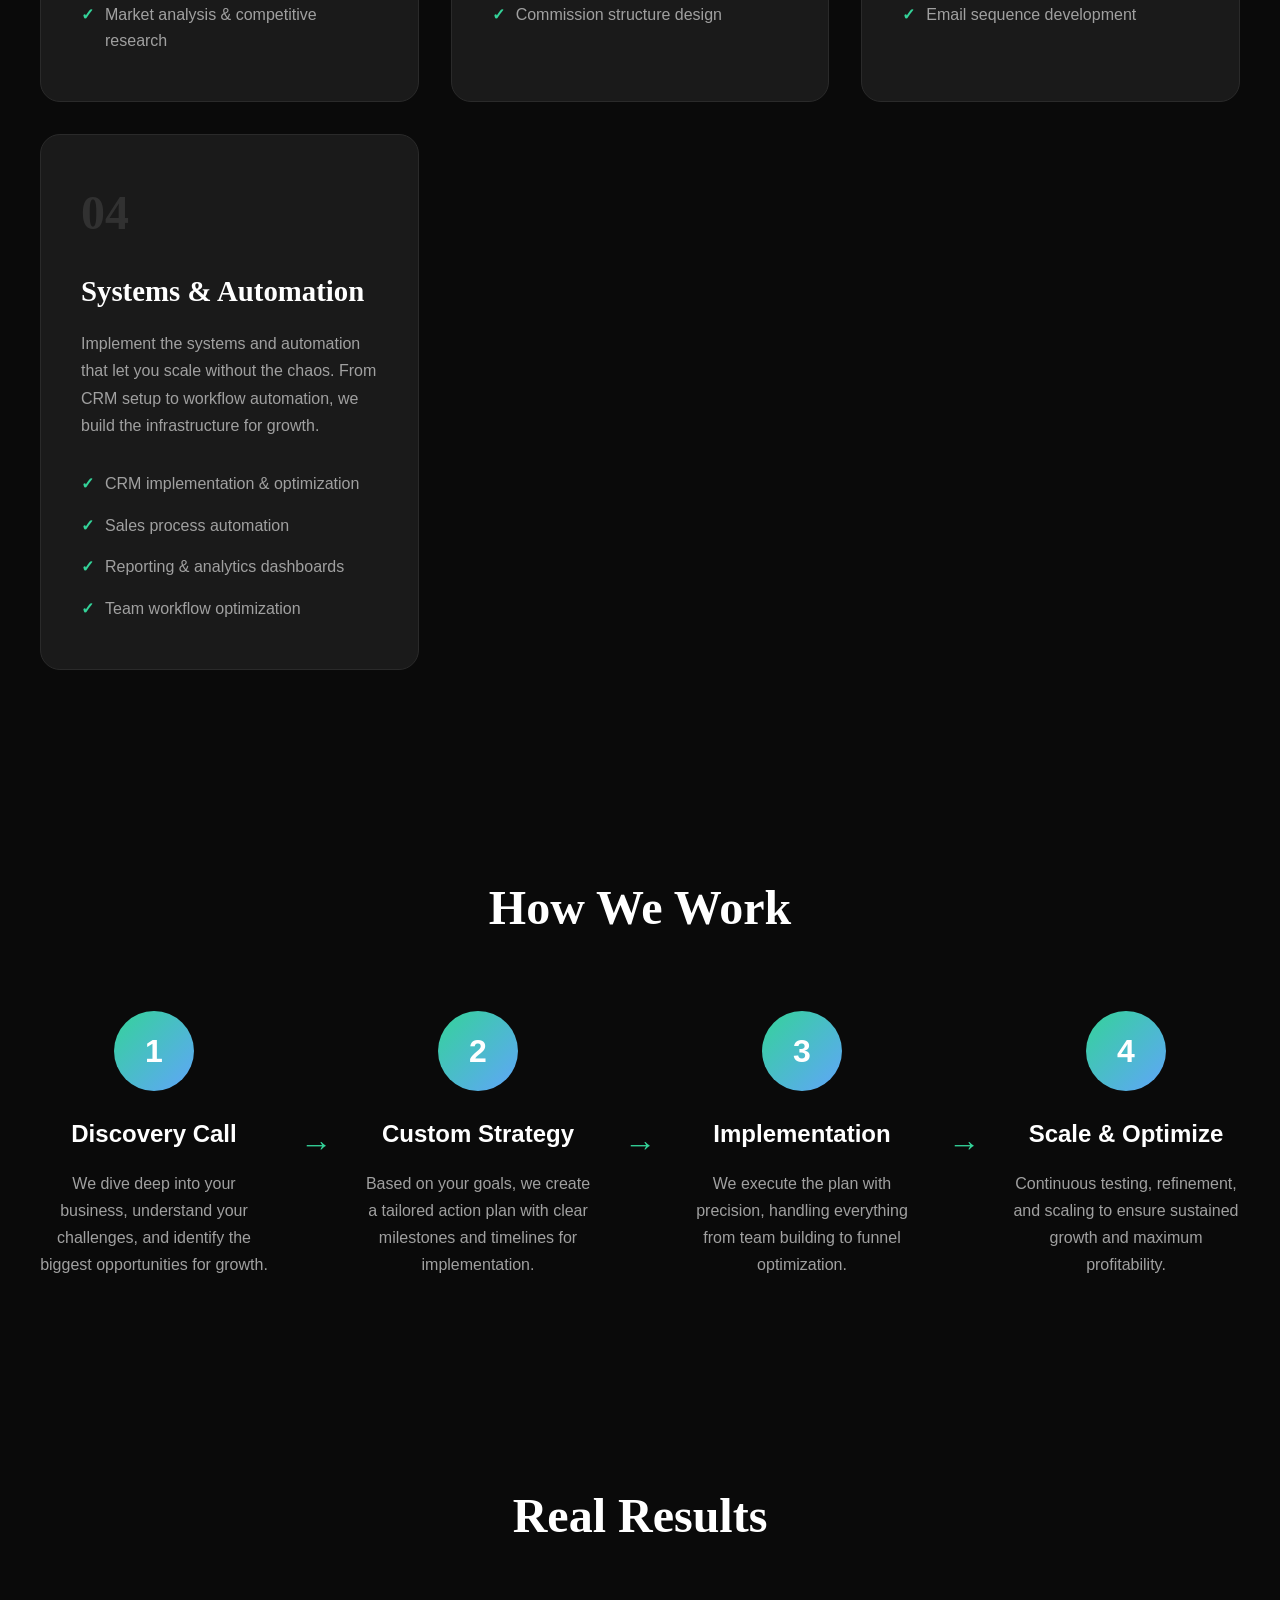
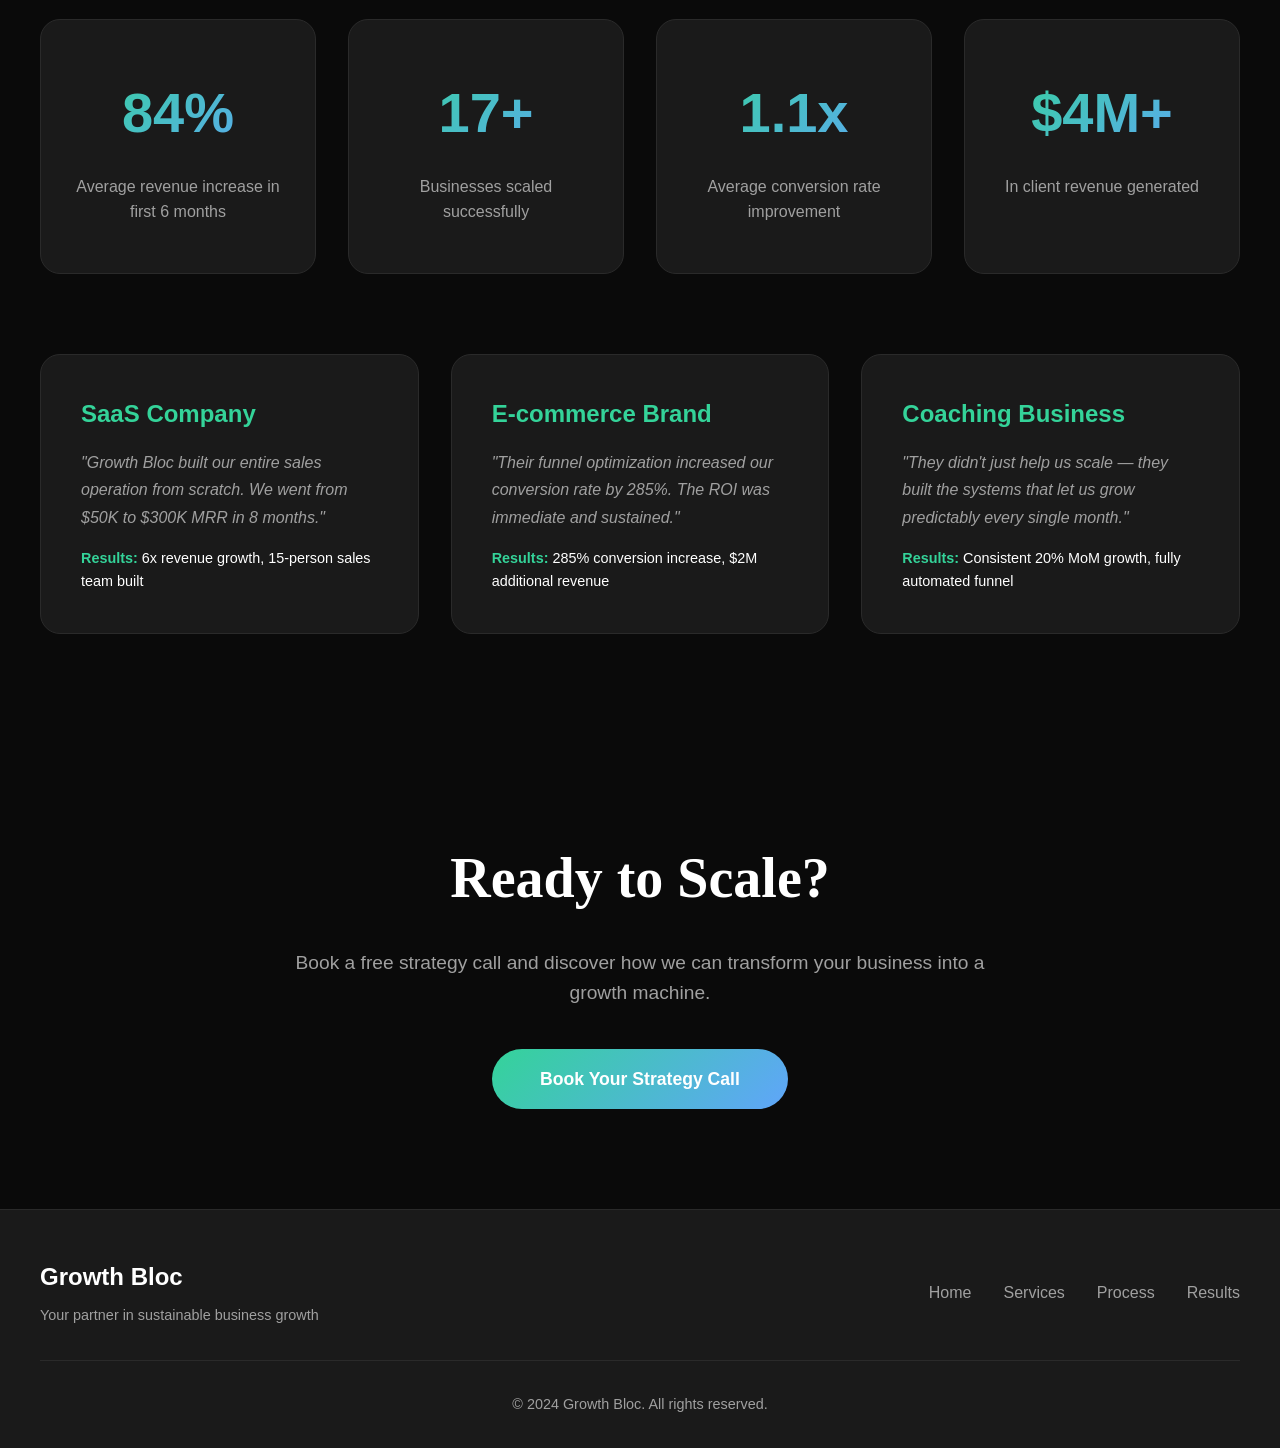
<file: business-owner.html>
<!DOCTYPE html>
<html lang="en">
<head>
    <meta charset="UTF-8">
    <meta name="viewport" content="width=device-width, initial-scale=1.0">
    <meta name="description" content="Scale your online business with expert sales and funnel optimization">
    <title>Growth Bloc - Business Owners</title>
    <link rel="stylesheet" href="css/business-owner-styles.css">
</head>
<body>
    <!-- Navigation -->
    <nav class="navbar">
        <div class="container">
            <div class="logo">
                <svg class="logo-icon" viewBox="0 0 50 50" xmlns="http://www.w3.org/2000/svg">
                    <path d="M25 5 L45 25 L25 45 L5 25 Z" fill="white"/>
                </svg>
            </div>
            <ul class="nav-menu">
                <li><a href="#home">Home</a></li>
                <li><a href="#services">Services</a></li>
                <li><a href="#process">Process</a></li>
                <li><a href="#results">Results</a></li>
                <li><a href="#book" class="cta-nav">Book Strategy Call</a></li>
            </ul>
            <div class="hamburger">
                <span></span>
                <span></span>
                <span></span>
            </div>
        </div>
    </nav>

    <!-- Hero Section -->
    <section id="home" class="hero">
        <div class="hero-content">
            <h1 class="hero-title">Scale Your Online Business</h1>
            <p class="hero-subtitle">From offer optimization to high-performing sales teams — your complete growth partner.</p>
        </div>
    </section>

    <!-- Services Section -->
    <section id="services" class="services">
        <div class="container">
            <h2 class="section-title">What We Do</h2>
            <div class="services-grid">
                <div class="service-card">
                    <div class="service-number">01</div>
                    <h3>Offer Management</h3>
                    <p>We help you refine and position your offer for maximum conversions. From pricing strategy to messaging that resonates, we ensure your product sells itself.</p>
                    <ul class="service-list">
                        <li>Offer positioning & messaging</li>
                        <li>Pricing strategy optimization</li>
                        <li>Value proposition development</li>
                        <li>Market analysis & competitive research</li>
                    </ul>
                </div>

                <div class="service-card">
                    <div class="service-number">02</div>
                    <h3>Sales Team Building</h3>
                    <p>Build and manage a high-performing sales team that consistently hits targets. We handle recruitment, training, and ongoing performance management.</p>
                    <ul class="service-list">
                        <li>Sales team recruitment & vetting</li>
                        <li>Custom training programs</li>
                        <li>Performance tracking & optimization</li>
                        <li>Commission structure design</li>
                    </ul>
                </div>

                <div class="service-card">
                    <div class="service-number">03</div>
                    <h3>Funnel Optimization</h3>
                    <p>Transform your sales funnel into a conversion machine. We analyze every touchpoint and optimize for maximum ROI across your entire customer journey.</p>
                    <ul class="service-list">
                        <li>Conversion rate optimization</li>
                        <li>A/B testing & data analysis</li>
                        <li>Landing page optimization</li>
                        <li>Email sequence development</li>
                    </ul>
                </div>

                <div class="service-card">
                    <div class="service-number">04</div>
                    <h3>Systems & Automation</h3>
                    <p>Implement the systems and automation that let you scale without the chaos. From CRM setup to workflow automation, we build the infrastructure for growth.</p>
                    <ul class="service-list">
                        <li>CRM implementation & optimization</li>
                        <li>Sales process automation</li>
                        <li>Reporting & analytics dashboards</li>
                        <li>Team workflow optimization</li>
                    </ul>
                </div>
            </div>
        </div>
    </section>

    <!-- Process Section -->
    <section id="process" class="process">
        <div class="container">
            <h2 class="section-title">How We Work</h2>
            <div class="process-steps">
                <div class="step">
                    <div class="step-number">1</div>
                    <h3>Discovery Call</h3>
                    <p>We dive deep into your business, understand your challenges, and identify the biggest opportunities for growth.</p>
                </div>

                <div class="step-arrow">→</div>

                <div class="step">
                    <div class="step-number">2</div>
                    <h3>Custom Strategy</h3>
                    <p>Based on your goals, we create a tailored action plan with clear milestones and timelines for implementation.</p>
                </div>

                <div class="step-arrow">→</div>

                <div class="step">
                    <div class="step-number">3</div>
                    <h3>Implementation</h3>
                    <p>We execute the plan with precision, handling everything from team building to funnel optimization.</p>
                </div>

                <div class="step-arrow">→</div>

                <div class="step">
                    <div class="step-number">4</div>
                    <h3>Scale & Optimize</h3>
                    <p>Continuous testing, refinement, and scaling to ensure sustained growth and maximum profitability.</p>
                </div>
            </div>
        </div>
    </section>

    <!-- Results Section -->
    <section id="results" class="results">
        <div class="container">
            <h2 class="section-title">Real Results</h2>
            <div class="stats-grid">
                <div class="stat-card">
                    <div class="stat-number">247%</div>
                    <p>Average revenue increase in first 6 months</p>
                </div>
                <div class="stat-card">
                    <div class="stat-number">50+</div>
                    <p>Businesses scaled successfully</p>
                </div>
                <div class="stat-card">
                    <div class="stat-number">3.2x</div>
                    <p>Average conversion rate improvement</p>
                </div>
                <div class="stat-card">
                    <div class="stat-number">$12M+</div>
                    <p>In client revenue generated</p>
                </div>
            </div>

            <div class="case-studies">
                <div class="case-study">
                    <h3>SaaS Company</h3>
                    <p class="case-quote">"Growth Bloc built our entire sales operation from scratch. We went from $50K to $300K MRR in 8 months."</p>
                    <p class="case-result"><strong>Results:</strong> 6x revenue growth, 15-person sales team built</p>
                </div>

                <div class="case-study">
                    <h3>E-commerce Brand</h3>
                    <p class="case-quote">"Their funnel optimization increased our conversion rate by 285%. The ROI was immediate and sustained."</p>
                    <p class="case-result"><strong>Results:</strong> 285% conversion increase, $2M additional revenue</p>
                </div>

                <div class="case-study">
                    <h3>Coaching Business</h3>
                    <p class="case-quote">"They didn't just help us scale — they built the systems that let us grow predictably every single month."</p>
                    <p class="case-result"><strong>Results:</strong> Consistent 20% MoM growth, fully automated funnel</p>
                </div>
            </div>
        </div>
    </section>

    <!-- CTA Section -->
    <section class="cta-section">
        <div class="container">
            <h2>Ready to Scale?</h2>
            <p>Book a free strategy call and discover how we can transform your business into a growth machine.</p>
            <a href="#book" class="cta-button">Book Your Strategy Call</a>
        </div>
    </section>

    <!-- Footer -->
    <footer class="footer">
        <div class="container">
            <div class="footer-content">
                <div class="footer-brand">
                    <h3>Growth Bloc</h3>
                    <p>Your partner in sustainable business growth</p>
                </div>
                <div class="footer-links">
                    <a href="#home">Home</a>
                    <a href="#services">Services</a>
                    <a href="#process">Process</a>
                    <a href="#results">Results</a>
                </div>
            </div>
            <div class="footer-bottom">
                <p>&copy; 2024 Growth Bloc. All rights reserved.</p>
            </div>
        </div>
    </footer>

    <script src="js/business-owner.js"></script>
</body>
</html>
</file>
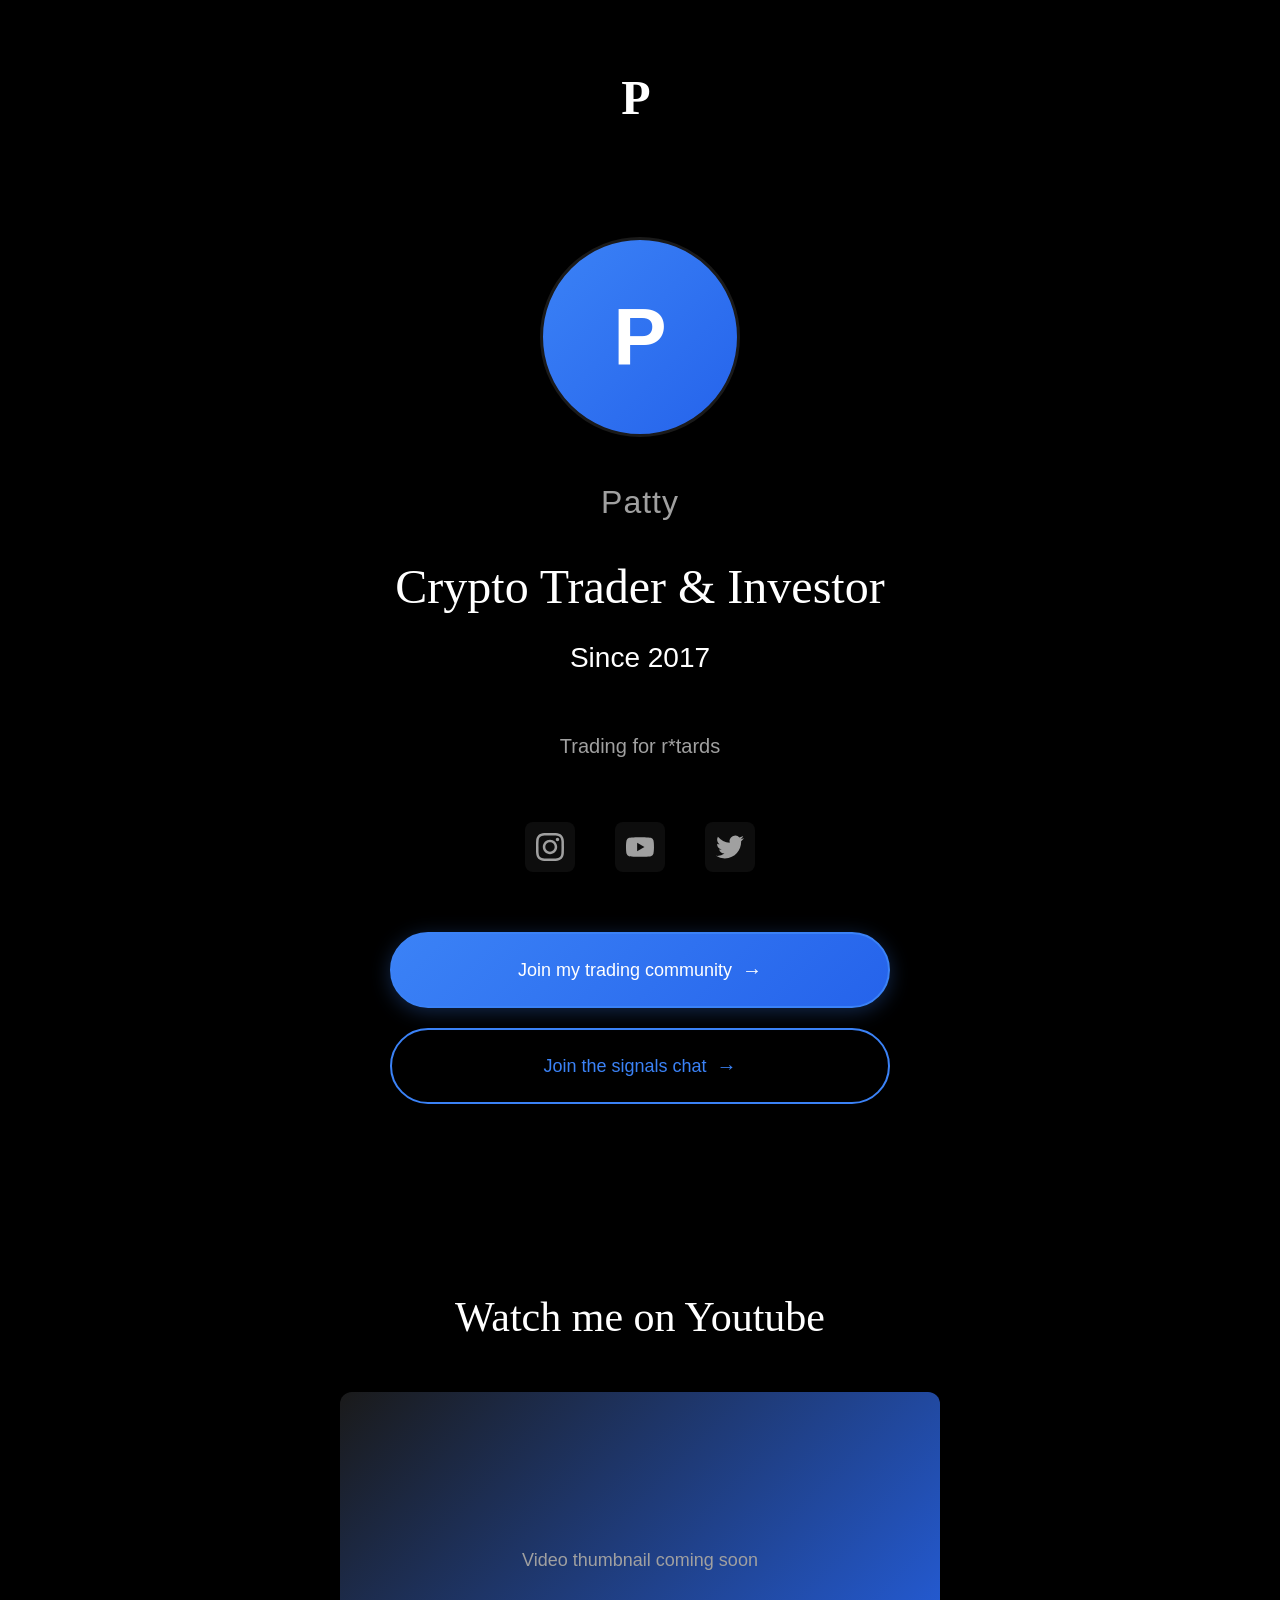
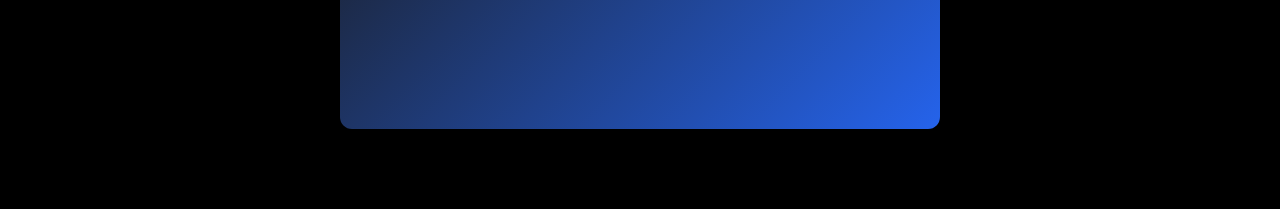
<file: patty.html>
<!DOCTYPE html>
<html lang="en">
<head>
    <meta charset="UTF-8">
    <meta name="viewport" content="width=device-width, initial-scale=1.0">
    <title>Patty - Trading For R*tards</title>
    <style>
        * {
            margin: 0;
            padding: 0;
            box-sizing: border-box;
        }

        :root {
            --black: #000000;
            --dark-gray: #1a1a1a;
            --premium-blue: #3b82f6;
            --premium-blue-dark: #2563eb;
            --premium-blue-light: #60a5fa;
            --text-gray: #a0a0a0;
            --text-white: #ffffff;
        }

        body {
            font-family: -apple-system, BlinkMacSystemFont, 'Segoe UI', Roboto, 'Helvetica Neue', Arial, sans-serif;
            background-color: var(--black);
            color: var(--text-white);
            line-height: 1.6;
            overflow-x: hidden;
        }

        .container {
            max-width: 800px;
            margin: 0 auto;
            padding: 20px;
        }

        /* Logo */
        .logo {
            text-align: center;
            padding: 40px 0 60px;
        }

        .logo-text {
            font-size: 48px;
            font-weight: 700;
            letter-spacing: 8px;
            color: var(--text-white);
            font-family: 'Georgia', serif;
        }

        /* Profile Section */
        .profile-section {
            text-align: center;
            padding: 40px 20px;
        }

        .profile-photo {
            width: 200px;
            height: 200px;
            border-radius: 50%;
            margin: 0 auto 40px;
            background: linear-gradient(135deg, var(--premium-blue), var(--premium-blue-dark));
            display: flex;
            align-items: center;
            justify-content: center;
            overflow: hidden;
            border: 3px solid var(--dark-gray);
        }

        .profile-photo img {
            width: 100%;
            height: 100%;
            object-fit: cover;
        }

        .profile-placeholder {
            font-size: 80px;
            color: var(--text-white);
            font-weight: 700;
        }

        .profile-name {
            font-size: 32px;
            font-weight: 400;
            color: var(--text-gray);
            margin-bottom: 30px;
            letter-spacing: 1px;
        }

        .hero-title {
            font-size: 48px;
            font-weight: 300;
            color: var(--text-white);
            margin-bottom: 20px;
            line-height: 1.2;
            font-family: 'Georgia', serif;
        }

        .hero-subtitle {
            font-size: 28px;
            font-weight: 300;
            color: var(--text-white);
            margin-bottom: 50px;
        }

        .tagline {
            font-size: 20px;
            color: var(--text-gray);
            margin-bottom: 60px;
            font-weight: 300;
        }

        /* Social Icons */
        .social-icons {
            display: flex;
            justify-content: center;
            gap: 40px;
            margin-bottom: 60px;
        }

        .social-icon {
            width: 50px;
            height: 50px;
            border-radius: 8px;
            background-color: rgba(255, 255, 255, 0.05);
            display: flex;
            align-items: center;
            justify-content: center;
            transition: all 0.3s ease;
            cursor: pointer;
            text-decoration: none;
        }

        .social-icon:hover {
            background-color: var(--premium-blue);
            transform: translateY(-3px);
        }

        .social-icon svg {
            width: 28px;
            height: 28px;
            fill: var(--text-gray);
            transition: fill 0.3s ease;
        }

        .social-icon:hover svg {
            fill: var(--text-white);
        }

        /* CTA Buttons */
        .cta-container {
            display: flex;
            flex-direction: column;
            gap: 20px;
            max-width: 500px;
            margin: 0 auto 80px;
        }

        .cta-button {
            padding: 20px 40px;
            border-radius: 50px;
            font-size: 18px;
            font-weight: 500;
            text-decoration: none;
            display: flex;
            align-items: center;
            justify-content: center;
            gap: 10px;
            transition: all 0.3s ease;
            cursor: pointer;
            border: 2px solid;
            position: relative;
            overflow: hidden;
        }

        .cta-primary {
            background: linear-gradient(135deg, var(--premium-blue), var(--premium-blue-dark));
            color: var(--text-white);
            border-color: var(--premium-blue);
            box-shadow: 0 4px 20px rgba(59, 130, 246, 0.3);
        }

        .cta-primary:hover {
            transform: translateY(-2px);
            box-shadow: 0 6px 30px rgba(59, 130, 246, 0.5);
        }

        .cta-secondary {
            background-color: transparent;
            color: var(--premium-blue);
            border-color: var(--premium-blue);
        }

        .cta-secondary:hover {
            background-color: var(--premium-blue);
            color: var(--text-white);
            transform: translateY(-2px);
        }

        .arrow-icon {
            font-size: 20px;
            transition: transform 0.3s ease;
        }

        .cta-button:hover .arrow-icon {
            transform: translateX(5px);
        }

        /* YouTube Section */
        .youtube-section {
            padding: 60px 20px;
            text-align: center;
        }

        .youtube-title {
            font-size: 42px;
            font-weight: 300;
            color: var(--text-white);
            margin-bottom: 40px;
            font-family: 'Georgia', serif;
        }

        .video-placeholder {
            width: 100%;
            max-width: 600px;
            margin: 0 auto;
            border-radius: 12px;
            overflow: hidden;
            background: linear-gradient(135deg, var(--dark-gray), var(--premium-blue-dark));
            aspect-ratio: 16 / 9;
            display: flex;
            align-items: center;
            justify-content: center;
        }

        .video-placeholder img {
            width: 100%;
            height: 100%;
            object-fit: cover;
        }

        /* Responsive */
        @media (max-width: 768px) {
            .logo-text {
                font-size: 36px;
                letter-spacing: 4px;
            }

            .profile-photo {
                width: 160px;
                height: 160px;
            }

            .profile-placeholder {
                font-size: 60px;
            }

            .profile-name {
                font-size: 24px;
            }

            .hero-title {
                font-size: 36px;
            }

            .hero-subtitle {
                font-size: 22px;
            }

            .tagline {
                font-size: 18px;
            }

            .social-icons {
                gap: 25px;
            }

            .social-icon {
                width: 45px;
                height: 45px;
            }

            .cta-button {
                padding: 18px 30px;
                font-size: 16px;
            }

            .youtube-title {
                font-size: 32px;
            }
        }

        @media (max-width: 480px) {
            .logo {
                padding: 30px 0 40px;
            }

            .hero-title {
                font-size: 28px;
            }

            .hero-subtitle {
                font-size: 20px;
            }

            .social-icons {
                gap: 20px;
            }

            .youtube-title {
                font-size: 28px;
            }
        }
    </style>
</head>
<body>
    <div class="container">
        <!-- Logo -->
        <div class="logo">
            <div class="logo-text">P</div>
        </div>

        <!-- Profile Section -->
        <div class="profile-section">
            <!-- Profile Photo - Replace with actual image -->
            <div class="profile-photo">
                <div class="profile-placeholder">P</div>
                <!-- When you have the image, replace the placeholder div above with: -->
                <!-- <img src="path-to-patty-photo.jpg" alt="Patty"> -->
            </div>

            <h1 class="profile-name">Patty</h1>

            <h2 class="hero-title">Crypto Trader & Investor</h2>
            <h3 class="hero-subtitle">Since 2017</h3>

            <p class="tagline">Trading for r*tards</p>

            <!-- Social Icons -->
            <div class="social-icons">
                <!-- Instagram -->
                <a href="#" class="social-icon" aria-label="Instagram">
                    <svg xmlns="http://www.w3.org/2000/svg" viewBox="0 0 24 24">
                        <path d="M12 2.163c3.204 0 3.584.012 4.85.07 3.252.148 4.771 1.691 4.919 4.919.058 1.265.069 1.645.069 4.849 0 3.205-.012 3.584-.069 4.849-.149 3.225-1.664 4.771-4.919 4.919-1.266.058-1.644.07-4.85.07-3.204 0-3.584-.012-4.849-.07-3.26-.149-4.771-1.699-4.919-4.92-.058-1.265-.07-1.644-.07-4.849 0-3.204.013-3.583.07-4.849.149-3.227 1.664-4.771 4.919-4.919 1.266-.057 1.645-.069 4.849-.069zm0-2.163c-3.259 0-3.667.014-4.947.072-4.358.2-6.78 2.618-6.98 6.98-.059 1.281-.073 1.689-.073 4.948 0 3.259.014 3.668.072 4.948.2 4.358 2.618 6.78 6.98 6.98 1.281.058 1.689.072 4.948.072 3.259 0 3.668-.014 4.948-.072 4.354-.2 6.782-2.618 6.979-6.98.059-1.28.073-1.689.073-4.948 0-3.259-.014-3.667-.072-4.947-.196-4.354-2.617-6.78-6.979-6.98-1.281-.059-1.69-.073-4.949-.073zm0 5.838c-3.403 0-6.162 2.759-6.162 6.162s2.759 6.163 6.162 6.163 6.162-2.759 6.162-6.163c0-3.403-2.759-6.162-6.162-6.162zm0 10.162c-2.209 0-4-1.79-4-4 0-2.209 1.791-4 4-4s4 1.791 4 4c0 2.21-1.791 4-4 4zm6.406-11.845c-.796 0-1.441.645-1.441 1.44s.645 1.44 1.441 1.44c.795 0 1.439-.645 1.439-1.44s-.644-1.44-1.439-1.44z"/>
                    </svg>
                </a>

                <!-- YouTube -->
                <a href="#" class="social-icon" aria-label="YouTube">
                    <svg xmlns="http://www.w3.org/2000/svg" viewBox="0 0 24 24">
                        <path d="M23.498 6.186a3.016 3.016 0 0 0-2.122-2.136C19.505 3.545 12 3.545 12 3.545s-7.505 0-9.377.505A3.017 3.017 0 0 0 .502 6.186C0 8.07 0 12 0 12s0 3.93.502 5.814a3.016 3.016 0 0 0 2.122 2.136c1.871.505 9.376.505 9.376.505s7.505 0 9.377-.505a3.015 3.015 0 0 0 2.122-2.136C24 15.93 24 12 24 12s0-3.93-.502-5.814zM9.545 15.568V8.432L15.818 12l-6.273 3.568z"/>
                    </svg>
                </a>

                <!-- Twitter -->
                <a href="#" class="social-icon" aria-label="Twitter">
                    <svg xmlns="http://www.w3.org/2000/svg" viewBox="0 0 24 24">
                        <path d="M23.953 4.57a10 10 0 01-2.825.775 4.958 4.958 0 002.163-2.723c-.951.555-2.005.959-3.127 1.184a4.92 4.92 0 00-8.384 4.482C7.69 8.095 4.067 6.13 1.64 3.162a4.822 4.822 0 00-.666 2.475c0 1.71.87 3.213 2.188 4.096a4.904 4.904 0 01-2.228-.616v.06a4.923 4.923 0 003.946 4.827 4.996 4.996 0 01-2.212.085 4.936 4.936 0 004.604 3.417 9.867 9.867 0 01-6.102 2.105c-.39 0-.779-.023-1.17-.067a13.995 13.995 0 007.557 2.209c9.053 0 13.998-7.496 13.998-13.985 0-.21 0-.42-.015-.63A9.935 9.935 0 0024 4.59z"/>
                    </svg>
                </a>
            </div>

            <!-- CTA Buttons -->
            <div class="cta-container">
                <a href="#" class="cta-button cta-primary">
                    Join my trading community
                    <span class="arrow-icon">→</span>
                </a>

                <a href="#" class="cta-button cta-secondary">
                    Join the signals chat
                    <span class="arrow-icon">→</span>
                </a>
            </div>
        </div>

        <!-- YouTube Section -->
        <div class="youtube-section">
            <h2 class="youtube-title">Watch me on Youtube</h2>
            <div class="video-placeholder">
                <!-- Replace with actual video embed or thumbnail -->
                <div style="color: var(--text-gray); font-size: 18px;">Video thumbnail coming soon</div>
            </div>
        </div>
    </div>

    <script>
        // Add smooth scroll behavior
        document.querySelectorAll('a[href^="#"]').forEach(anchor => {
            anchor.addEventListener('click', function (e) {
                e.preventDefault();
                const target = document.querySelector(this.getAttribute('href'));
                if (target) {
                    target.scrollIntoView({
                        behavior: 'smooth'
                    });
                }
            });
        });

        // Optional: Add fade-in animation on load
        window.addEventListener('load', function() {
            document.body.style.opacity = '0';
            document.body.style.transition = 'opacity 0.5s ease-in';
            setTimeout(() => {
                document.body.style.opacity = '1';
            }, 100);
        });
    </script>
</body>
</html>
</file>
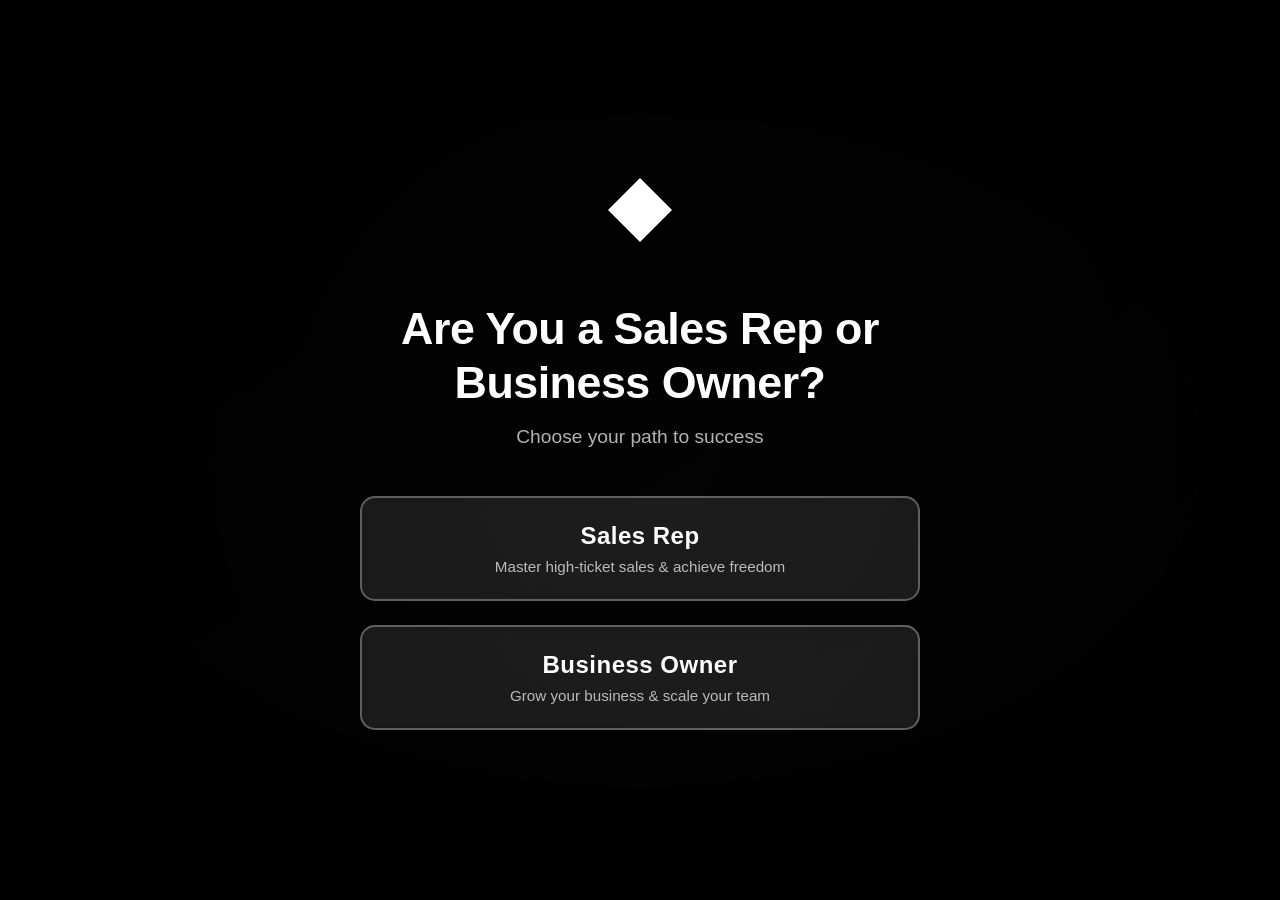
<file: qualifier-complete.html>
<!DOCTYPE html>
<html lang="en">
<head>
    <meta charset="UTF-8">
    <meta name="viewport" content="width=device-width, initial-scale=1.0">
    <meta name="description" content="Choose your path to success">
    <title>Growth Bloc - Choose Your Path</title>
    <style>
        /* Reset and Base Styles */
        * {
            margin: 0;
            padding: 0;
            box-sizing: border-box;
        }

        body {
            font-family: -apple-system, BlinkMacSystemFont, 'Segoe UI', Roboto, 'Helvetica Neue', Arial, sans-serif;
            overflow: hidden;
            height: 100vh;
        }

        /* Qualifier Container */
        .qualifier-container {
            position: relative;
            width: 100%;
            height: 100vh;
            background: #000000;
            display: flex;
            align-items: center;
            justify-content: center;
            overflow: hidden;
        }

        /* Background Image */
        .background-image {
            position: absolute;
            top: 0;
            left: 0;
            width: 100%;
            height: 100%;
            background-image: url('data:image/svg+xml,<svg width="1200" height="800" xmlns="http://www.w3.org/2000/svg"><defs><linearGradient id="grad" x1="0%" y1="0%" x2="100%" y2="100%"><stop offset="0%" style="stop-color:rgb(20,20,20);stop-opacity:1" /><stop offset="100%" style="stop-color:rgb(40,40,40);stop-opacity:1" /></linearGradient></defs><ellipse cx="600" cy="400" rx="500" ry="300" fill="url(%23grad)" opacity="0.3"/></svg>');
            background-size: cover;
            background-position: center;
            opacity: 0.4;
            z-index: 1;
        }

        .background-image::before {
            content: '';
            position: absolute;
            top: 0;
            left: 0;
            right: 0;
            bottom: 0;
            background: radial-gradient(circle at center, transparent 0%, rgba(0,0,0,0.8) 100%);
            z-index: 2;
        }

        /* Content Container */
        .content {
            position: relative;
            z-index: 10;
            text-align: center;
            padding: 20px;
            max-width: 600px;
            animation: fadeIn 1s ease;
        }

        /* Logo Section */
        .logo-section {
            margin-bottom: 3rem;
        }

        .icon {
            width: 80px;
            height: 80px;
            animation: float 3s ease-in-out infinite;
        }

        /* Main Question */
        .main-question {
            font-size: 2.8rem;
            color: #ffffff;
            font-weight: 700;
            margin-bottom: 1rem;
            line-height: 1.2;
            letter-spacing: -0.5px;
            animation: fadeInUp 1s ease 0.2s backwards;
        }

        .subtitle {
            font-size: 1.2rem;
            color: rgba(255, 255, 255, 0.7);
            margin-bottom: 3rem;
            font-weight: 400;
            animation: fadeInUp 1s ease 0.4s backwards;
        }

        /* Button Container */
        .button-container {
            display: flex;
            flex-direction: column;
            gap: 1.5rem;
            animation: fadeInUp 1s ease 0.6s backwards;
        }

        /* Choice Buttons */
        .choice-btn {
            position: relative;
            background: rgba(255, 255, 255, 0.1);
            border: 2px solid rgba(255, 255, 255, 0.3);
            color: #ffffff;
            padding: 1.5rem 2rem;
            border-radius: 15px;
            font-size: 1.1rem;
            font-weight: 600;
            cursor: pointer;
            transition: all 0.3s ease;
            backdrop-filter: blur(10px);
            display: flex;
            flex-direction: column;
            align-items: center;
            gap: 0.5rem;
            overflow: hidden;
        }

        .choice-btn::before {
            content: '';
            position: absolute;
            top: 0;
            left: -100%;
            width: 100%;
            height: 100%;
            background: linear-gradient(90deg, transparent, rgba(255, 255, 255, 0.1), transparent);
            transition: left 0.5s ease;
        }

        .choice-btn:hover::before {
            left: 100%;
        }

        .choice-btn:hover {
            transform: translateY(-5px);
            border-color: rgba(255, 255, 255, 0.6);
            background: rgba(255, 255, 255, 0.15);
            box-shadow: 0 10px 30px rgba(255, 255, 255, 0.1);
        }

        .choice-btn:active {
            transform: translateY(-2px);
        }

        .btn-label {
            font-size: 1.5rem;
            font-weight: 700;
            letter-spacing: 0.5px;
        }

        .btn-description {
            font-size: 0.95rem;
            color: rgba(255, 255, 255, 0.7);
            font-weight: 400;
        }

        /* Specific Button Styles */
        .sales-rep-btn:hover {
            border-color: #60a5fa;
            background: rgba(96, 165, 250, 0.15);
        }

        .business-owner-btn:hover {
            border-color: #34d399;
            background: rgba(52, 211, 153, 0.15);
        }

        /* Animations */
        @keyframes fadeIn {
            from { opacity: 0; }
            to { opacity: 1; }
        }

        @keyframes fadeInUp {
            from {
                opacity: 0;
                transform: translateY(30px);
            }
            to {
                opacity: 1;
                transform: translateY(0);
            }
        }

        @keyframes float {
            0%, 100% { transform: translateY(0px); }
            50% { transform: translateY(-10px); }
        }

        /* Loading Animation */
        .content.loading {
            animation: pulse 0.5s ease;
        }

        @keyframes pulse {
            0%, 100% { opacity: 1; }
            50% { opacity: 0.5; }
        }

        /* Responsive Design */
        @media (max-width: 768px) {
            .main-question {
                font-size: 2rem;
            }

            .subtitle {
                font-size: 1rem;
            }

            .icon {
                width: 60px;
                height: 60px;
            }

            .btn-label {
                font-size: 1.2rem;
            }

            .btn-description {
                font-size: 0.85rem;
            }

            .choice-btn {
                padding: 1.2rem 1.5rem;
            }
        }

        @media (max-width: 480px) {
            .main-question {
                font-size: 1.6rem;
            }

            .subtitle {
                font-size: 0.9rem;
                margin-bottom: 2rem;
            }

            .icon {
                width: 50px;
                height: 50px;
            }

            .logo-section {
                margin-bottom: 2rem;
            }

            .button-container {
                gap: 1rem;
            }
        }
    </style>
</head>
<body>
    <div class="qualifier-container">
        <div class="background-image"></div>

        <div class="content">
            <div class="logo-section">
                <svg class="icon" viewBox="0 0 100 100" xmlns="http://www.w3.org/2000/svg">
                    <path d="M50 10 L90 50 L50 90 L10 50 Z" fill="white"/>
                </svg>
            </div>

            <h1 class="main-question">Are You a Sales Rep or Business Owner?</h1>

            <p class="subtitle">Choose your path to success</p>

            <div class="button-container">
                <button class="choice-btn sales-rep-btn" onclick="navigateToPath('sales-rep')">
                    <span class="btn-label">Sales Rep</span>
                    <span class="btn-description">Master high-ticket sales & achieve freedom</span>
                </button>

                <button class="choice-btn business-owner-btn" onclick="navigateToPath('business-owner')">
                    <span class="btn-label">Business Owner</span>
                    <span class="btn-description">Grow your business & scale your team</span>
                </button>
            </div>
        </div>
    </div>

    <script>
        // Navigation function for qualifier page
        function navigateToPath(pathType) {
            const content = document.querySelector('.content');
            content.classList.add('loading');

            // ⚠️ IMPORTANT: Update these URLs with your actual GoHighLevel page URLs
            setTimeout(() => {
                if (pathType === 'sales-rep') {
                    // Replace with your Sales Rep page URL
                    window.location.href = 'sales-rep-complete.html'; // Change this to your actual URL
                } else if (pathType === 'business-owner') {
                    // Replace with your Business Owner page URL
                    window.location.href = 'business-owner-complete.html'; // Change this to your actual URL
                }
            }, 300);
        }

        // Add keyboard support
        document.addEventListener('keydown', function(e) {
            if (e.key === '1') {
                navigateToPath('sales-rep');
            } else if (e.key === '2') {
                navigateToPath('business-owner');
            }
        });

        // Add hover effects
        document.addEventListener('DOMContentLoaded', function() {
            const buttons = document.querySelectorAll('.choice-btn');

            buttons.forEach(button => {
                button.addEventListener('mouseenter', function() {
                    this.style.transform = 'translateY(-5px) scale(1.02)';
                });

                button.addEventListener('mouseleave', function() {
                    this.style.transform = 'translateY(0) scale(1)';
                });
            });
        });
    </script>
</body>
</html>
</file>
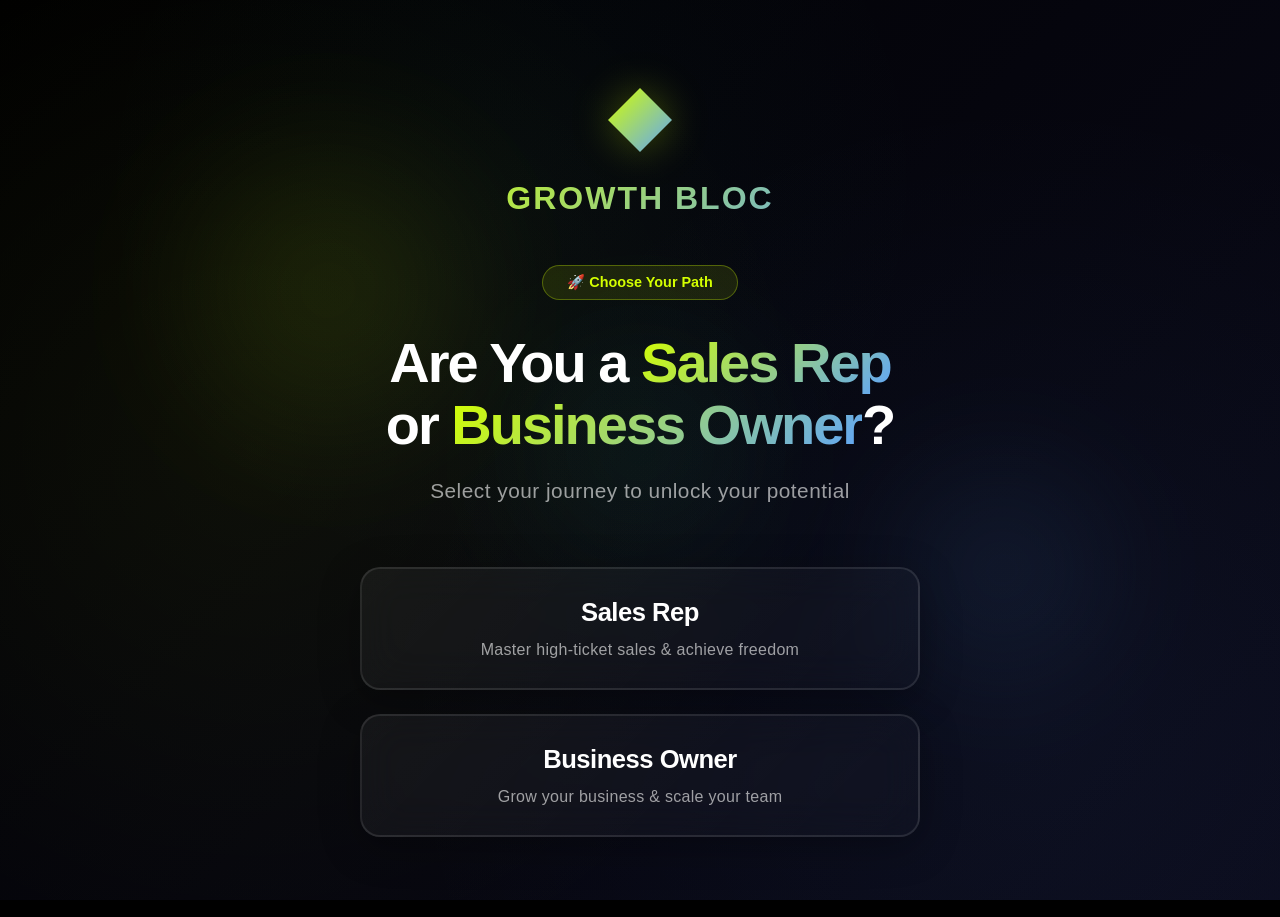
<file: qualifier-premium.html>
<!DOCTYPE html>
<html lang="en">
<head>
    <meta charset="UTF-8">
    <meta name="viewport" content="width=device-width, initial-scale=1.0">
    <meta name="description" content="Choose your path to success">
    <title>Growth Bloc - Choose Your Path</title>
    <style>
        * {
            margin: 0;
            padding: 0;
            box-sizing: border-box;
        }

        :root {
            --bg-dark: #000000;
            --text-white: #ffffff;
            --accent-yellow: #d4ff00;
            --accent-blue: #60a5fa;
            --accent-green: #34d399;
        }

        @keyframes gradientShift {
            0% { background-position: 0% 50%; }
            50% { background-position: 100% 50%; }
            100% { background-position: 0% 50%; }
        }

        @keyframes float {
            0%, 100% { transform: translateY(0px); }
            50% { transform: translateY(-20px); }
        }

        @keyframes floatSlow {
            0%, 100% { transform: translate(0, 0); }
            33% { transform: translate(30px, -30px); }
            66% { transform: translate(-20px, 20px); }
        }

        @keyframes pulse {
            0%, 100% { transform: scale(1); opacity: 0.6; }
            50% { transform: scale(1.1); opacity: 0.8; }
        }

        @keyframes fadeInUp {
            from {
                opacity: 0;
                transform: translateY(50px);
            }
            to {
                opacity: 1;
                transform: translateY(0);
            }
        }

        @keyframes fadeInScale {
            from {
                opacity: 0;
                transform: scale(0.9);
            }
            to {
                opacity: 1;
                transform: scale(1);
            }
        }

        @keyframes shimmer {
            0% {
                background-position: -1000px 0;
            }
            100% {
                background-position: 1000px 0;
            }
        }

        @keyframes glow {
            0%, 100% { opacity: 0.3; }
            50% { opacity: 0.6; }
        }

        html, body {
            overflow-x: hidden;
            overflow-y: auto;
            min-height: 100vh;
            width: 100%;
        }

        body {
            font-family: -apple-system, BlinkMacSystemFont, 'Segoe UI', Roboto, 'Helvetica Neue', Arial, sans-serif;
            background: var(--bg-dark);
            color: var(--text-white);
        }

        /* Animated Background */
        .animated-bg {
            position: fixed;
            top: 0;
            left: 0;
            width: 100%;
            height: 100%;
            min-height: 100vh;
            z-index: 1;
            background: linear-gradient(135deg, #000000 0%, #0a0a1a 25%, #000000 50%, #1a0a1a 75%, #000000 100%);
            background-size: 400% 400%;
            animation: gradientShift 15s ease infinite;
            overflow: hidden;
            will-change: background-position;
        }

        .animated-bg::before {
            content: '';
            position: absolute;
            top: 0;
            left: 0;
            right: 0;
            bottom: 0;
            background-image:
                radial-gradient(circle at 20% 50%, rgba(212, 255, 0, 0.05) 0%, transparent 50%),
                radial-gradient(circle at 80% 80%, rgba(96, 165, 250, 0.05) 0%, transparent 50%),
                radial-gradient(circle at 40% 20%, rgba(52, 211, 153, 0.03) 0%, transparent 40%);
            animation: float 8s ease-in-out infinite;
        }

        /* Floating Orbs */
        .orb {
            position: absolute;
            border-radius: 50%;
            filter: blur(60px);
            opacity: 0.4;
            animation: floatSlow 20s ease-in-out infinite;
        }

        .orb-1 {
            width: 400px;
            height: 400px;
            background: radial-gradient(circle, rgba(212, 255, 0, 0.3) 0%, transparent 70%);
            top: 10%;
            left: 10%;
            animation-delay: 0s;
        }

        .orb-2 {
            width: 300px;
            height: 300px;
            background: radial-gradient(circle, rgba(96, 165, 250, 0.3) 0%, transparent 70%);
            bottom: 20%;
            right: 10%;
            animation-delay: 7s;
        }

        .orb-3 {
            width: 350px;
            height: 350px;
            background: radial-gradient(circle, rgba(52, 211, 153, 0.2) 0%, transparent 70%);
            top: 50%;
            left: 50%;
            transform: translate(-50%, -50%);
            animation-delay: 3s;
        }

        /* Container */
        .qualifier-container {
            position: relative;
            width: 100%;
            min-height: 100vh;
            display: flex;
            align-items: center;
            justify-content: center;
            z-index: 10;
            padding: 40px 0;
        }

        /* Content */
        .content {
            position: relative;
            z-index: 20;
            text-align: center;
            padding: 40px 20px;
            max-width: 600px;
            width: 100%;
        }

        /* Logo Section */
        .logo-section {
            margin-bottom: 3rem;
            animation: fadeInScale 1s ease;
        }

        .logo-text {
            font-size: 2rem;
            font-weight: 900;
            letter-spacing: 2px;
            background: linear-gradient(135deg, var(--accent-yellow) 0%, var(--accent-blue) 100%);
            -webkit-background-clip: text;
            -webkit-text-fill-color: transparent;
            background-clip: text;
            text-transform: uppercase;
        }

        .logo-icon {
            width: 80px;
            height: 80px;
            margin: 0 auto 1rem;
            animation: float 3s ease-in-out infinite;
            filter: drop-shadow(0 0 20px rgba(212, 255, 0, 0.3));
        }

        /* Main Question */
        .main-question {
            font-size: 3.5rem;
            font-weight: 900;
            margin-bottom: 1.5rem;
            line-height: 1.1;
            letter-spacing: -2px;
            animation: fadeInUp 1s ease 0.2s backwards;
        }

        .main-question .highlight {
            background: linear-gradient(135deg, var(--accent-yellow) 0%, var(--accent-blue) 100%);
            -webkit-background-clip: text;
            -webkit-text-fill-color: transparent;
            background-clip: text;
        }

        .subtitle {
            font-size: 1.3rem;
            color: rgba(255, 255, 255, 0.6);
            margin-bottom: 4rem;
            font-weight: 400;
            letter-spacing: 0.5px;
            animation: fadeInUp 1s ease 0.4s backwards;
        }

        /* Button Container */
        .button-container {
            display: flex;
            flex-direction: column;
            gap: 1.5rem;
            animation: fadeInUp 1s ease 0.6s backwards;
        }

        /* Choice Buttons */
        .choice-btn {
            position: relative;
            background: linear-gradient(135deg, rgba(255, 255, 255, 0.05) 0%, rgba(255, 255, 255, 0.02) 100%);
            border: 2px solid rgba(255, 255, 255, 0.1);
            color: var(--text-white);
            padding: 1.8rem 2.5rem;
            border-radius: 20px;
            font-size: 1rem;
            font-weight: 600;
            cursor: pointer;
            transition: all 0.5s cubic-bezier(0.4, 0, 0.2, 1);
            backdrop-filter: blur(20px);
            display: flex;
            flex-direction: column;
            align-items: center;
            gap: 0.6rem;
            overflow: hidden;
            box-shadow: 0 10px 40px rgba(0, 0, 0, 0.3);
        }

        /* Shimmer effect */
        .choice-btn::before {
            content: '';
            position: absolute;
            top: 0;
            left: -100%;
            width: 100%;
            height: 100%;
            background: linear-gradient(
                90deg,
                transparent,
                rgba(255, 255, 255, 0.1),
                transparent
            );
            transition: left 0.7s ease;
        }

        .choice-btn:hover::before {
            left: 100%;
        }

        /* Glow effect background */
        .choice-btn::after {
            content: '';
            position: absolute;
            top: 50%;
            left: 50%;
            width: 0;
            height: 0;
            border-radius: 50%;
            background: radial-gradient(circle, rgba(255, 255, 255, 0.1) 0%, transparent 70%);
            transform: translate(-50%, -50%);
            transition: width 0.6s ease, height 0.6s ease;
        }

        .choice-btn:hover::after {
            width: 500px;
            height: 500px;
        }

        .choice-btn:hover {
            transform: translateY(-10px) scale(1.02);
            border-color: rgba(255, 255, 255, 0.3);
            background: linear-gradient(135deg, rgba(255, 255, 255, 0.1) 0%, rgba(255, 255, 255, 0.05) 100%);
            box-shadow: 0 20px 60px rgba(0, 0, 0, 0.5);
        }

        .choice-btn:active {
            transform: translateY(-5px) scale(1.01);
        }

        .btn-icon {
            display: none;
        }

        .btn-label {
            font-size: 1.6rem;
            font-weight: 900;
            letter-spacing: -0.5px;
            position: relative;
            z-index: 2;
            margin-bottom: 0.3rem;
        }

        .btn-description {
            font-size: 1rem;
            color: rgba(255, 255, 255, 0.6);
            font-weight: 400;
            position: relative;
            z-index: 2;
            letter-spacing: 0.3px;
        }

        /* Specific Button Colors */
        .sales-rep-btn:hover {
            border-color: var(--accent-blue);
            box-shadow: 0 20px 60px rgba(96, 165, 250, 0.3);
        }

        .sales-rep-btn:hover .btn-label {
            color: var(--accent-blue);
        }

        .business-owner-btn:hover {
            border-color: var(--accent-green);
            box-shadow: 0 20px 60px rgba(52, 211, 153, 0.3);
        }

        .business-owner-btn:hover .btn-label {
            color: var(--accent-green);
        }

        /* Pill Badge */
        .pill-badge {
            display: inline-block;
            background: rgba(212, 255, 0, 0.1);
            border: 1px solid rgba(212, 255, 0, 0.3);
            color: var(--accent-yellow);
            padding: 0.5rem 1.5rem;
            border-radius: 30px;
            font-size: 0.9rem;
            font-weight: 600;
            margin-bottom: 2rem;
            animation: fadeInUp 1s ease 0.8s backwards;
        }

        /* Loading Animation */
        .content.loading {
            animation: pulse 0.5s ease;
        }

        @keyframes loadingPulse {
            0%, 100% { opacity: 1; }
            50% { opacity: 0.5; }
        }

        /* Desktop Optimization */
        @media (min-width: 1440px) {
            .qualifier-container {
                padding: 80px 0;
            }

            .content {
                max-width: 700px;
                padding: 60px 40px;
            }

            .main-question {
                font-size: 4.5rem;
                margin-bottom: 2rem;
            }

            .subtitle {
                font-size: 1.5rem;
                margin-bottom: 5rem;
            }

            .btn-label {
                font-size: 2rem;
            }

            .btn-description {
                font-size: 1.2rem;
            }

            .choice-btn {
                padding: 2.5rem 3rem;
            }

            .button-container {
                gap: 2rem;
            }

            .orb-1 {
                width: 600px;
                height: 600px;
            }

            .orb-2 {
                width: 500px;
                height: 500px;
            }

            .orb-3 {
                width: 550px;
                height: 550px;
            }
        }

        /* Responsive Design */
        @media (max-width: 1024px) {
            .main-question {
                font-size: 3rem;
            }

            .orb-1, .orb-2, .orb-3 {
                width: 300px;
                height: 300px;
            }
        }

        @media (max-width: 768px) {
            /* Ensure gradient animation works on mobile */
            .animated-bg {
                background: linear-gradient(135deg, #000000 0%, #0a0a1a 25%, #000000 50%, #1a0a1a 75%, #000000 100%);
                background-size: 400% 400%;
                animation: gradientShift 15s ease infinite;
                -webkit-animation: gradientShift 15s ease infinite;
            }

            /* Keep animations but reduce intensity for mobile performance */
            .orb-1, .orb-2, .orb-3 {
                width: 250px;
                height: 250px;
                filter: blur(40px);
                opacity: 0.35;
                display: block;
                will-change: transform;
            }

            .main-question {
                font-size: 2.2rem;
            }

            .subtitle {
                font-size: 1.1rem;
                margin-bottom: 3rem;
            }

            .logo-icon {
                width: 60px;
                height: 60px;
            }

            .logo-text {
                font-size: 1.5rem;
            }

            .btn-label {
                font-size: 1.5rem;
            }

            .btn-description {
                font-size: 0.95rem;
            }

            .btn-icon {
                font-size: 2.5rem;
            }

            .choice-btn {
                padding: 2rem 2rem;
            }

            .button-container {
                gap: 1.5rem;
            }

            .qualifier-container {
                padding: 60px 0;
            }
        }

        @media (max-width: 480px) {
            .content {
                padding: 20px 15px;
                max-width: 100%;
            }

            .main-question {
                font-size: 1.8rem;
            }

            .subtitle {
                font-size: 1rem;
                margin-bottom: 2rem;
            }

            .logo-icon {
                width: 50px;
                height: 50px;
            }

            .logo-text {
                font-size: 1.2rem;
            }

            .logo-section {
                margin-bottom: 2rem;
            }

            .button-container {
                gap: 1.2rem;
            }

            .choice-btn {
                padding: 1.5rem 1.5rem;
            }

            .btn-icon {
                font-size: 2rem;
            }

            .btn-label {
                font-size: 1.3rem;
            }

            .btn-description {
                font-size: 0.85rem;
            }

            .pill-badge {
                font-size: 0.8rem;
                padding: 0.4rem 1.2rem;
            }

            /* Ensure animations are visible on small screens */
            .animated-bg {
                background: linear-gradient(135deg, #000000 0%, #0a0a1a 25%, #000000 50%, #1a0a1a 75%, #000000 100%);
                background-size: 400% 400%;
                animation: gradientShift 20s ease infinite;
                -webkit-animation: gradientShift 20s ease infinite;
            }

            /* Reduce orb size and blur for small mobile screens */
            .orb-1, .orb-2, .orb-3 {
                width: 200px;
                height: 200px;
                filter: blur(30px);
                opacity: 0.3;
                display: block;
            }

            .orb {
                animation-duration: 30s;
                -webkit-animation-duration: 30s;
            }

            .qualifier-container {
                padding: 40px 0;
            }
        }
    </style>
</head>
<body>
    <!-- Animated Background -->
    <div class="animated-bg">
        <div class="orb orb-1"></div>
        <div class="orb orb-2"></div>
        <div class="orb orb-3"></div>
    </div>

    <div class="qualifier-container">
        <div class="content">
            <div class="logo-section">
                <svg class="logo-icon" viewBox="0 0 100 100" xmlns="http://www.w3.org/2000/svg">
                    <defs>
                        <linearGradient id="logoGrad" x1="0%" y1="0%" x2="100%" y2="100%">
                            <stop offset="0%" style="stop-color:#d4ff00;stop-opacity:1" />
                            <stop offset="100%" style="stop-color:#60a5fa;stop-opacity:1" />
                        </linearGradient>
                    </defs>
                    <path d="M50 10 L90 50 L50 90 L10 50 Z" fill="url(#logoGrad)"/>
                </svg>
                <div class="logo-text">Growth Bloc</div>
            </div>

            <div class="pill-badge">🚀 Choose Your Path</div>

            <h1 class="main-question">
                Are You a <span class="highlight">Sales Rep</span><br>
                or <span class="highlight">Business Owner</span>?
            </h1>

            <p class="subtitle">Select your journey to unlock your potential</p>

            <div class="button-container">
                <button class="choice-btn sales-rep-btn" onclick="navigateToPath('sales-rep')">
                    <div class="btn-icon">🎯</div>
                    <span class="btn-label">Sales Rep</span>
                    <span class="btn-description">Master high-ticket sales & achieve freedom</span>
                </button>

                <button class="choice-btn business-owner-btn" onclick="navigateToPath('business-owner')">
                    <div class="btn-icon">💼</div>
                    <span class="btn-label">Business Owner</span>
                    <span class="btn-description">Grow your business & scale your team</span>
                </button>
            </div>
        </div>
    </div>

    <script>
        // Navigation function for qualifier page
        function navigateToPath(pathType) {
            const content = document.querySelector('.content');
            content.classList.add('loading');

            // ⚠️ IMPORTANT: Update these URLs with your actual GoHighLevel page URLs
            setTimeout(() => {
                if (pathType === 'sales-rep') {
                    // Replace with your Sales Rep page URL
                    window.location.href = 'sales-rep-complete.html'; // Change this to your actual URL
                } else if (pathType === 'business-owner') {
                    // Replace with your Business Owner page URL
                    window.location.href = 'business-owner-complete.html'; // Change this to your actual URL
                }
            }, 300);
        }

        // Add keyboard support
        document.addEventListener('keydown', function(e) {
            if (e.key === '1') {
                navigateToPath('sales-rep');
            } else if (e.key === '2') {
                navigateToPath('business-owner');
            }
        });

        // Enhanced hover effects with parallax
        document.addEventListener('DOMContentLoaded', function() {
            const buttons = document.querySelectorAll('.choice-btn');
            const container = document.querySelector('.qualifier-container');

            // Mouse parallax effect
            container.addEventListener('mousemove', function(e) {
                const xAxis = (window.innerWidth / 2 - e.pageX) / 25;
                const yAxis = (window.innerHeight / 2 - e.pageY) / 25;

                buttons.forEach(button => {
                    if (!button.matches(':hover')) {
                        button.style.transform = `perspective(1000px) rotateY(${xAxis}deg) rotateX(${yAxis}deg)`;
                    }
                });
            });

            // Reset transform on mouse leave
            container.addEventListener('mouseleave', function() {
                buttons.forEach(button => {
                    button.style.transform = 'perspective(1000px) rotateY(0deg) rotateX(0deg)';
                });
            });

            // Button hover animations
            buttons.forEach(button => {
                button.addEventListener('mouseenter', function() {
                    this.style.transform = 'translateY(-10px) scale(1.02)';
                });

                button.addEventListener('mouseleave', function() {
                    this.style.transform = 'translateY(0) scale(1)';
                });
            });
        });

        // Animate elements on scroll (for mobile)
        const observerOptions = {
            threshold: 0.1,
            rootMargin: '0px'
        };

        const observer = new IntersectionObserver(function(entries) {
            entries.forEach(entry => {
                if (entry.isIntersecting) {
                    entry.target.style.opacity = '1';
                    entry.target.style.transform = 'translateY(0)';
                }
            });
        }, observerOptions);

        document.querySelectorAll('.choice-btn').forEach(el => {
            observer.observe(el);
        });
    </script>
</body>
</html>
</file>
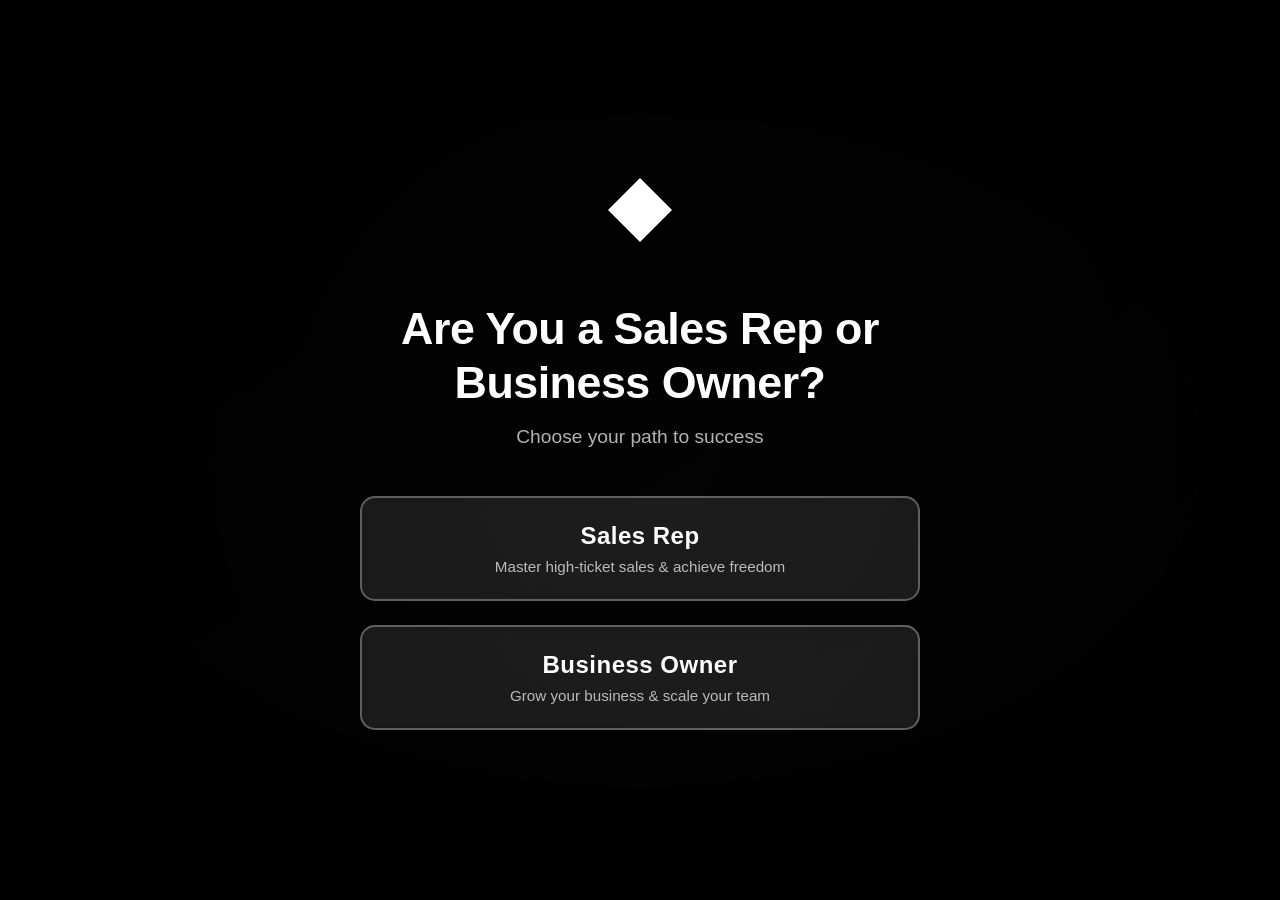
<file: qualifier.html>
<!DOCTYPE html>
<html lang="en">
<head>
    <meta charset="UTF-8">
    <meta name="viewport" content="width=device-width, initial-scale=1.0">
    <meta name="description" content="Choose your path to success">
    <title>Growth Bloc - Choose Your Path</title>
    <link rel="stylesheet" href="css/qualifier-styles.css">
</head>
<body>
    <div class="qualifier-container">
        <div class="background-image"></div>

        <div class="content">
            <div class="logo-section">
                <svg class="icon" viewBox="0 0 100 100" xmlns="http://www.w3.org/2000/svg">
                    <path d="M50 10 L90 50 L50 90 L10 50 Z" fill="white"/>
                </svg>
            </div>

            <h1 class="main-question">Are You a Sales Rep or Business Owner?</h1>

            <p class="subtitle">Choose your path to success</p>

            <div class="button-container">
                <button class="choice-btn sales-rep-btn" onclick="navigateToPath('sales-rep')">
                    <span class="btn-label">Sales Rep</span>
                    <span class="btn-description">Master high-ticket sales & achieve freedom</span>
                </button>

                <button class="choice-btn business-owner-btn" onclick="navigateToPath('business-owner')">
                    <span class="btn-label">Business Owner</span>
                    <span class="btn-description">Grow your business & scale your team</span>
                </button>
            </div>
        </div>
    </div>

    <script src="js/qualifier.js"></script>
</body>
</html>
</file>
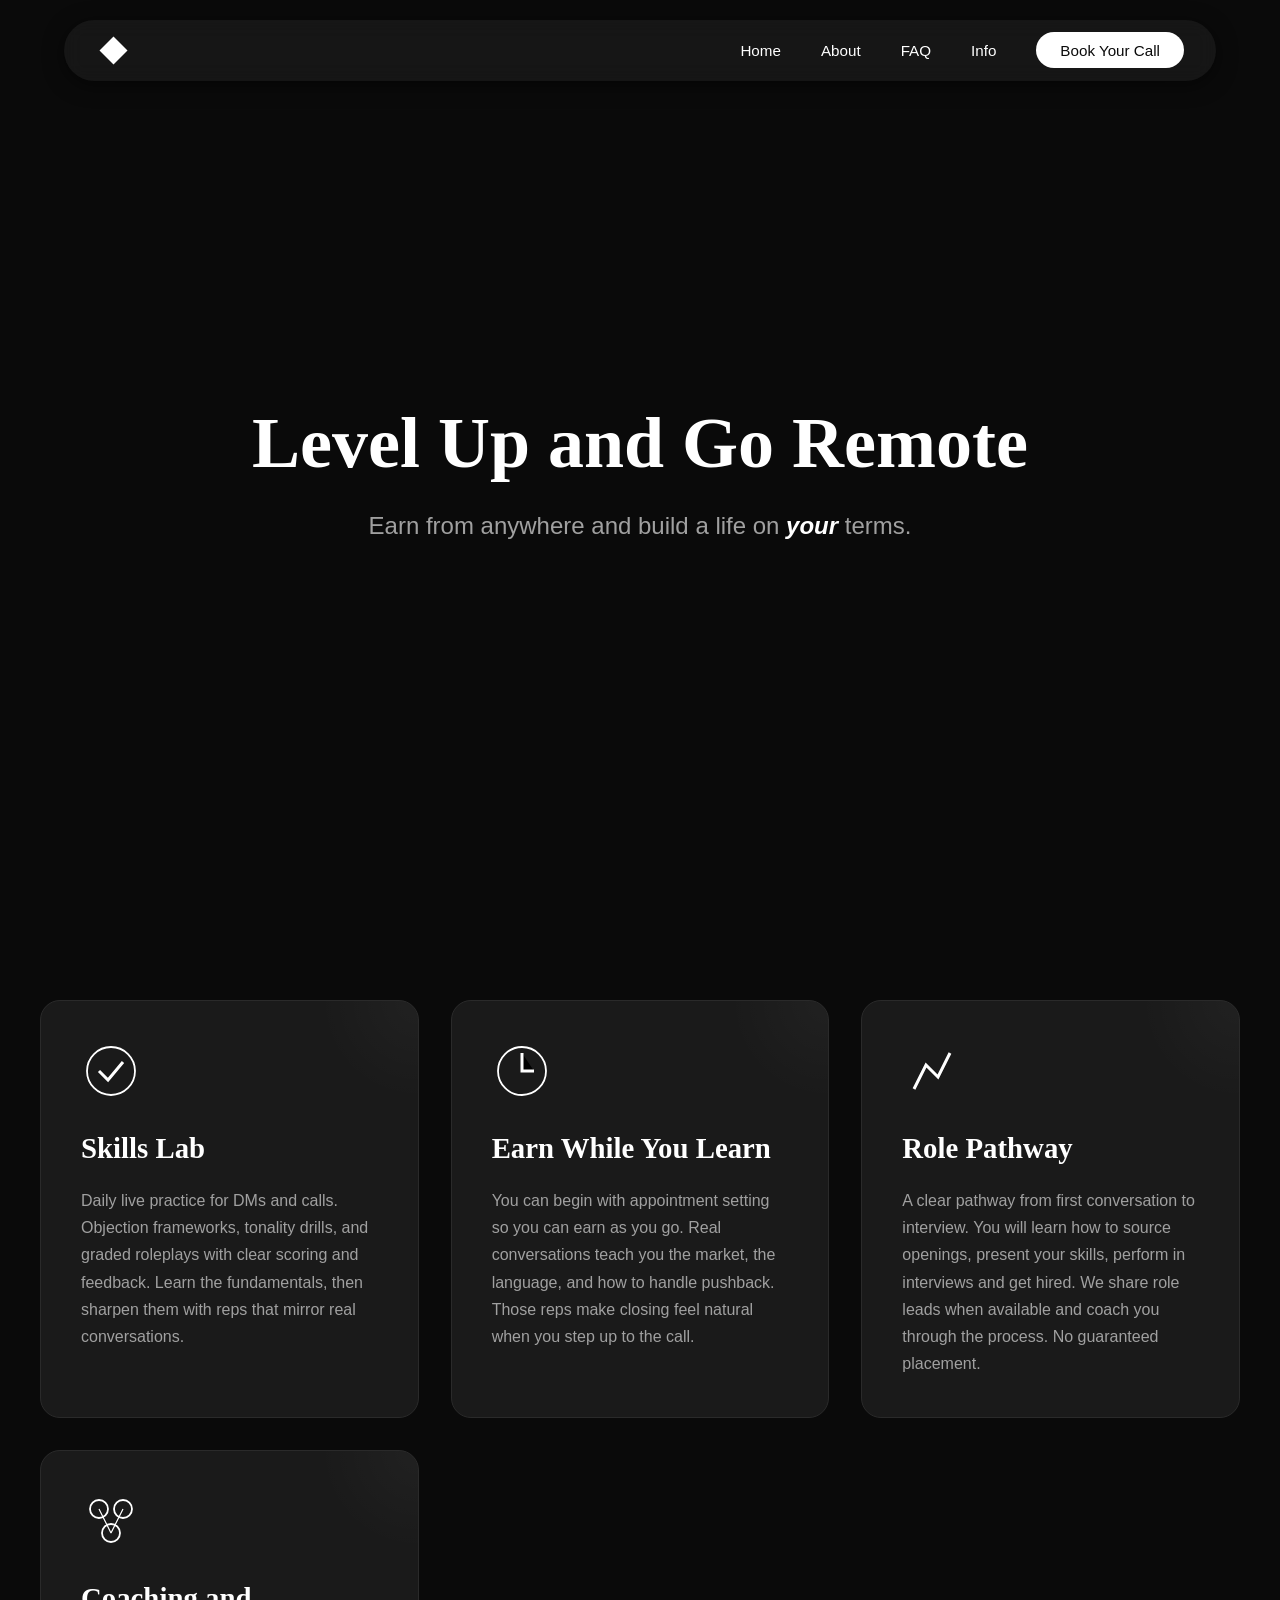
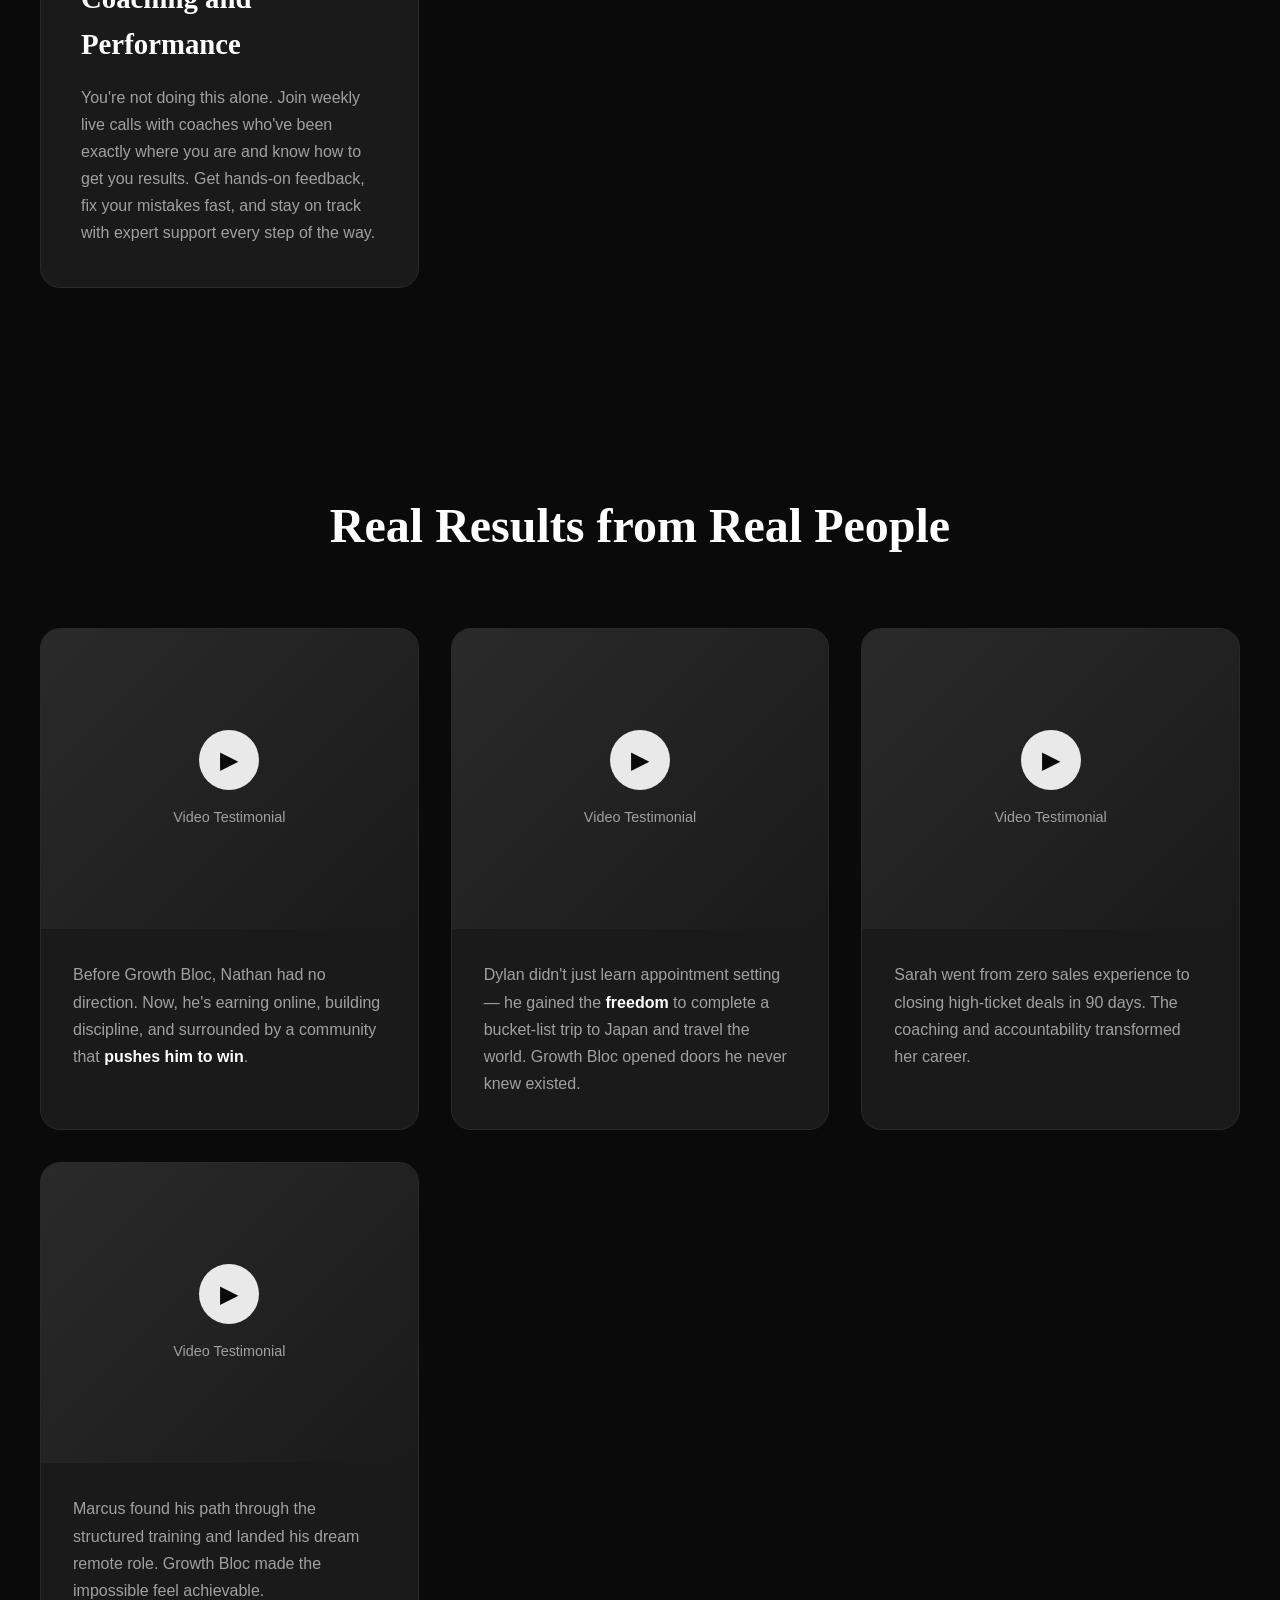
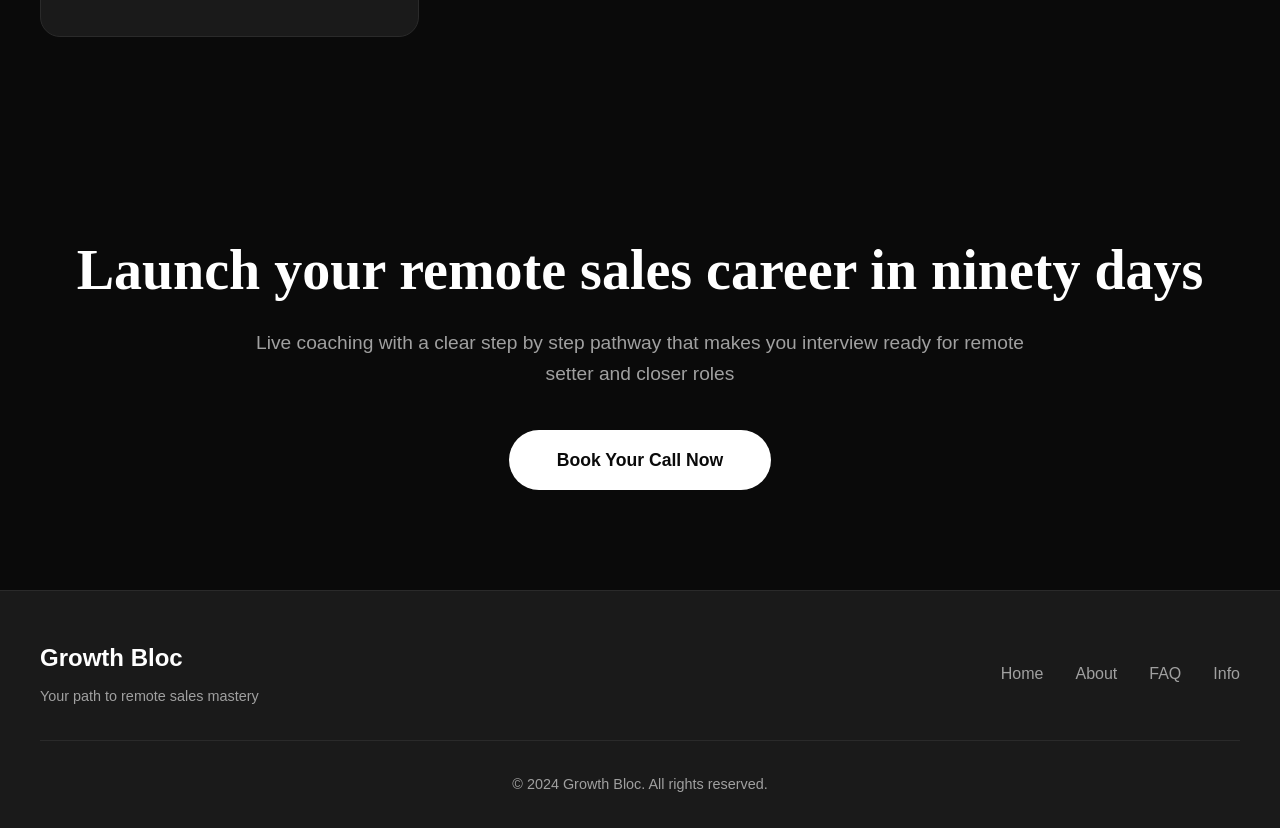
<file: sales-rep-complete.html>
<!DOCTYPE html>
<html lang="en">
<head>
    <meta charset="UTF-8">
    <meta name="viewport" content="width=device-width, initial-scale=1.0">
    <meta name="description" content="Master high-ticket sales and achieve freedom">
    <title>Growth Bloc - Sales Reps</title>
    <style>
        * {
            margin: 0;
            padding: 0;
            box-sizing: border-box;
        }

        :root {
            --bg-dark: #0a0a0a;
            --bg-card: #1a1a1a;
            --text-white: #ffffff;
            --text-gray: #a0a0a0;
            --accent-color: #ffffff;
            --border-color: #2a2a2a;
        }

        html {
            scroll-behavior: smooth;
        }

        body {
            font-family: -apple-system, BlinkMacSystemFont, 'Segoe UI', Roboto, 'Helvetica Neue', Arial, sans-serif;
            background: var(--bg-dark);
            color: var(--text-white);
            line-height: 1.6;
        }

        .container {
            max-width: 1400px;
            margin: 0 auto;
            padding: 0 20px;
        }

        /* Navigation */
        .navbar {
            position: fixed;
            top: 20px;
            left: 50%;
            transform: translateX(-50%);
            width: 90%;
            max-width: 1200px;
            background: rgba(26, 26, 26, 0.8);
            backdrop-filter: blur(10px);
            border-radius: 50px;
            z-index: 1000;
            padding: 0.8rem 2rem;
            box-shadow: 0 4px 20px rgba(0, 0, 0, 0.5);
        }

        .navbar .container {
            display: flex;
            justify-content: space-between;
            align-items: center;
            padding: 0;
        }

        .logo {
            display: flex;
            align-items: center;
        }

        .logo-icon {
            width: 35px;
            height: 35px;
        }

        .nav-menu {
            display: flex;
            list-style: none;
            gap: 2.5rem;
            align-items: center;
        }

        .nav-menu a {
            text-decoration: none;
            color: var(--text-white);
            font-weight: 500;
            font-size: 0.95rem;
            transition: opacity 0.3s;
        }

        .nav-menu a:hover {
            opacity: 0.7;
        }

        .cta-nav {
            background: var(--text-white);
            color: var(--bg-dark) !important;
            padding: 0.6rem 1.5rem;
            border-radius: 25px;
            font-weight: 600;
        }

        .cta-nav:hover {
            opacity: 0.9 !important;
        }

        .hamburger {
            display: none;
            flex-direction: column;
            cursor: pointer;
        }

        .hamburger span {
            width: 25px;
            height: 2px;
            background: var(--text-white);
            margin: 3px 0;
            transition: 0.3s;
        }

        /* Hero Section */
        .hero {
            min-height: 100vh;
            display: flex;
            align-items: center;
            justify-content: center;
            text-align: center;
            padding: 100px 20px 50px;
            background: var(--bg-dark);
        }

        .hero-title {
            font-size: 4.5rem;
            font-weight: 700;
            margin-bottom: 1.5rem;
            line-height: 1.1;
            font-family: Georgia, 'Times New Roman', serif;
            animation: fadeInUp 1s ease;
        }

        .hero-subtitle {
            font-size: 1.5rem;
            color: var(--text-gray);
            font-weight: 400;
            max-width: 700px;
            margin: 0 auto;
            animation: fadeInUp 1s ease 0.2s backwards;
        }

        .hero-subtitle strong {
            color: var(--text-white);
            font-style: italic;
        }

        /* Features Section */
        .features {
            padding: 100px 20px;
            background: var(--bg-dark);
        }

        .features-grid {
            display: grid;
            grid-template-columns: repeat(auto-fit, minmax(300px, 1fr));
            gap: 2rem;
        }

        .feature-card {
            background: var(--bg-card);
            padding: 2.5rem;
            border-radius: 20px;
            border: 1px solid var(--border-color);
            transition: transform 0.3s, border-color 0.3s;
            position: relative;
            overflow: hidden;
        }

        .feature-card::before {
            content: '';
            position: absolute;
            top: 0;
            right: 0;
            width: 200px;
            height: 200px;
            background: radial-gradient(circle, rgba(255,255,255,0.03) 0%, transparent 70%);
            border-radius: 50%;
            transform: translate(50%, -50%);
        }

        .feature-card:hover {
            transform: translateY(-5px);
            border-color: rgba(255, 255, 255, 0.2);
        }

        .feature-icon {
            width: 60px;
            height: 60px;
            margin-bottom: 1.5rem;
            color: var(--text-white);
        }

        .feature-icon svg {
            width: 100%;
            height: 100%;
        }

        .feature-card h3 {
            font-size: 1.8rem;
            margin-bottom: 1rem;
            font-family: Georgia, 'Times New Roman', serif;
        }

        .feature-card p {
            color: var(--text-gray);
            line-height: 1.7;
            font-size: 1rem;
        }

        /* Testimonials Section */
        .testimonials {
            padding: 100px 20px;
            background: var(--bg-dark);
        }

        .section-title {
            text-align: center;
            font-size: 3rem;
            margin-bottom: 4rem;
            font-family: Georgia, 'Times New Roman', serif;
        }

        .testimonials-grid {
            display: grid;
            grid-template-columns: repeat(auto-fit, minmax(300px, 1fr));
            gap: 2rem;
        }

        .testimonial-card {
            background: var(--bg-card);
            border-radius: 20px;
            overflow: hidden;
            border: 1px solid var(--border-color);
            transition: transform 0.3s;
        }

        .testimonial-card:hover {
            transform: translateY(-5px);
        }

        .video-placeholder {
            position: relative;
            background: linear-gradient(135deg, #2a2a2a 0%, #1a1a1a 100%);
            height: 300px;
            display: flex;
            align-items: center;
            justify-content: center;
            flex-direction: column;
            gap: 1rem;
            cursor: pointer;
        }

        .play-button {
            width: 60px;
            height: 60px;
            background: rgba(255, 255, 255, 0.9);
            border-radius: 50%;
            display: flex;
            align-items: center;
            justify-content: center;
            font-size: 1.5rem;
            color: var(--bg-dark);
            transition: transform 0.3s;
        }

        .video-placeholder:hover .play-button {
            transform: scale(1.1);
        }

        .video-placeholder p {
            color: var(--text-gray);
            font-size: 0.9rem;
        }

        .testimonial-text {
            padding: 2rem;
            color: var(--text-gray);
            line-height: 1.7;
            font-size: 1rem;
        }

        .testimonial-text strong {
            color: var(--text-white);
        }

        /* CTA Section */
        .cta-section {
            padding: 100px 20px;
            text-align: center;
            background: var(--bg-dark);
        }

        .cta-section h2 {
            font-size: 3.5rem;
            margin-bottom: 1.5rem;
            font-family: Georgia, 'Times New Roman', serif;
            line-height: 1.2;
        }

        .cta-section p {
            font-size: 1.2rem;
            color: var(--text-gray);
            margin-bottom: 2.5rem;
            max-width: 800px;
            margin-left: auto;
            margin-right: auto;
        }

        .cta-button {
            display: inline-block;
            background: var(--text-white);
            color: var(--bg-dark);
            padding: 1rem 3rem;
            border-radius: 30px;
            text-decoration: none;
            font-weight: 600;
            font-size: 1.1rem;
            transition: transform 0.3s, box-shadow 0.3s;
        }

        .cta-button:hover {
            transform: translateY(-2px);
            box-shadow: 0 10px 30px rgba(255, 255, 255, 0.2);
        }

        /* Footer */
        .footer {
            background: var(--bg-card);
            padding: 3rem 20px 2rem;
            border-top: 1px solid var(--border-color);
        }

        .footer-content {
            display: flex;
            justify-content: space-between;
            align-items: center;
            margin-bottom: 2rem;
        }

        .footer-brand h3 {
            font-size: 1.5rem;
            margin-bottom: 0.5rem;
        }

        .footer-brand p {
            color: var(--text-gray);
            font-size: 0.9rem;
        }

        .footer-links {
            display: flex;
            gap: 2rem;
        }

        .footer-links a {
            color: var(--text-gray);
            text-decoration: none;
            transition: color 0.3s;
        }

        .footer-links a:hover {
            color: var(--text-white);
        }

        .footer-bottom {
            text-align: center;
            padding-top: 2rem;
            border-top: 1px solid var(--border-color);
            color: var(--text-gray);
            font-size: 0.9rem;
        }

        /* Animations */
        @keyframes fadeInUp {
            from {
                opacity: 0;
                transform: translateY(30px);
            }
            to {
                opacity: 1;
                transform: translateY(0);
            }
        }

        /* Responsive Design */
        @media (max-width: 1024px) {
            .hero-title {
                font-size: 3.5rem;
            }

            .section-title {
                font-size: 2.5rem;
            }

            .cta-section h2 {
                font-size: 2.5rem;
            }
        }

        @media (max-width: 768px) {
            .hamburger {
                display: flex;
            }

            .nav-menu {
                position: fixed;
                left: -100%;
                top: 90px;
                flex-direction: column;
                background: rgba(26, 26, 26, 0.98);
                width: 100%;
                text-align: center;
                transition: 0.3s;
                padding: 2rem 0;
                border-radius: 20px;
            }

            .nav-menu.active {
                left: 0;
            }

            .navbar {
                width: 95%;
                padding: 0.8rem 1.5rem;
            }

            .hero-title {
                font-size: 2.5rem;
            }

            .hero-subtitle {
                font-size: 1.2rem;
            }

            .section-title {
                font-size: 2rem;
            }

            .cta-section h2 {
                font-size: 2rem;
            }

            .cta-section p {
                font-size: 1rem;
            }

            .footer-content {
                flex-direction: column;
                gap: 2rem;
                text-align: center;
            }

            .footer-links {
                flex-direction: column;
                gap: 1rem;
            }
        }

        @media (max-width: 480px) {
            .hero-title {
                font-size: 2rem;
            }

            .hero-subtitle {
                font-size: 1rem;
            }

            .feature-card {
                padding: 2rem;
            }

            .features-grid,
            .testimonials-grid {
                grid-template-columns: 1fr;
            }
        }
    </style>
</head>
<body>
    <!-- Navigation -->
    <nav class="navbar">
        <div class="container">
            <div class="logo">
                <svg class="logo-icon" viewBox="0 0 50 50" xmlns="http://www.w3.org/2000/svg">
                    <path d="M25 5 L45 25 L25 45 L5 25 Z" fill="white"/>
                </svg>
            </div>
            <ul class="nav-menu">
                <li><a href="#home">Home</a></li>
                <li><a href="#about">About</a></li>
                <li><a href="#faq">FAQ</a></li>
                <li><a href="#info">Info</a></li>
                <li><a href="#book" class="cta-nav">Book Your Call</a></li>
            </ul>
            <div class="hamburger">
                <span></span>
                <span></span>
                <span></span>
            </div>
        </div>
    </nav>

    <!-- Hero Section -->
    <section id="home" class="hero">
        <div class="hero-content">
            <h1 class="hero-title">Level Up and Go Remote</h1>
            <p class="hero-subtitle">Earn from anywhere and build a life on <strong>your</strong> terms.</p>
        </div>
    </section>

    <!-- Features Section -->
    <section class="features">
        <div class="container">
            <div class="features-grid">
                <div class="feature-card">
                    <div class="feature-icon">
                        <svg viewBox="0 0 100 100" xmlns="http://www.w3.org/2000/svg">
                            <circle cx="50" cy="50" r="40" fill="none" stroke="currentColor" stroke-width="3"/>
                            <path d="M30 50 L45 65 L70 35" stroke="currentColor" stroke-width="5" fill="none"/>
                        </svg>
                    </div>
                    <h3>Skills Lab</h3>
                    <p>Daily live practice for DMs and calls. Objection frameworks, tonality drills, and graded roleplays with clear scoring and feedback. Learn the fundamentals, then sharpen them with reps that mirror real conversations.</p>
                </div>

                <div class="feature-card">
                    <div class="feature-icon">
                        <svg viewBox="0 0 100 100" xmlns="http://www.w3.org/2000/svg">
                            <circle cx="50" cy="50" r="40" fill="none" stroke="currentColor" stroke-width="3"/>
                            <path d="M50 20 L50 50 L70 50" stroke="currentColor" stroke-width="5"/>
                        </svg>
                    </div>
                    <h3>Earn While You Learn</h3>
                    <p>You can begin with appointment setting so you can earn as you go. Real conversations teach you the market, the language, and how to handle pushback. Those reps make closing feel natural when you step up to the call.</p>
                </div>

                <div class="feature-card">
                    <div class="feature-icon">
                        <svg viewBox="0 0 100 100" xmlns="http://www.w3.org/2000/svg">
                            <path d="M20 80 L40 40 L60 60 L80 20" stroke="currentColor" stroke-width="5" fill="none"/>
                        </svg>
                    </div>
                    <h3>Role Pathway</h3>
                    <p>A clear pathway from first conversation to interview. You will learn how to source openings, present your skills, perform in interviews and get hired. We share role leads when available and coach you through the process. No guaranteed placement.</p>
                </div>

                <div class="feature-card">
                    <div class="feature-icon">
                        <svg viewBox="0 0 100 100" xmlns="http://www.w3.org/2000/svg">
                            <circle cx="30" cy="30" r="15" fill="none" stroke="currentColor" stroke-width="3"/>
                            <circle cx="70" cy="30" r="15" fill="none" stroke="currentColor" stroke-width="3"/>
                            <circle cx="50" cy="70" r="15" fill="none" stroke="currentColor" stroke-width="3"/>
                            <path d="M30 30 L50 70 M70 30 L50 70" stroke="currentColor" stroke-width="2"/>
                        </svg>
                    </div>
                    <h3>Coaching and Performance</h3>
                    <p>You're not doing this alone. Join weekly live calls with coaches who've been exactly where you are and know how to get you results. Get hands-on feedback, fix your mistakes fast, and stay on track with expert support every step of the way.</p>
                </div>
            </div>
        </div>
    </section>

    <!-- Testimonials Section -->
    <section id="about" class="testimonials">
        <div class="container">
            <h2 class="section-title">Real Results from Real People</h2>
            <div class="testimonials-grid">
                <div class="testimonial-card">
                    <div class="video-placeholder">
                        <div class="play-button">▶</div>
                        <p>Video Testimonial</p>
                    </div>
                    <p class="testimonial-text">Before Growth Bloc, Nathan had no direction. Now, he's earning online, building discipline, and surrounded by a community that <strong>pushes him to win</strong>.</p>
                </div>

                <div class="testimonial-card">
                    <div class="video-placeholder">
                        <div class="play-button">▶</div>
                        <p>Video Testimonial</p>
                    </div>
                    <p class="testimonial-text">Dylan didn't just learn appointment setting — he gained the <strong>freedom</strong> to complete a bucket-list trip to Japan and travel the world. Growth Bloc opened doors he never knew existed.</p>
                </div>

                <div class="testimonial-card">
                    <div class="video-placeholder">
                        <div class="play-button">▶</div>
                        <p>Video Testimonial</p>
                    </div>
                    <p class="testimonial-text">Sarah went from zero sales experience to closing high-ticket deals in 90 days. The coaching and accountability transformed her career.</p>
                </div>

                <div class="testimonial-card">
                    <div class="video-placeholder">
                        <div class="play-button">▶</div>
                        <p>Video Testimonial</p>
                    </div>
                    <p class="testimonial-text">Marcus found his path through the structured training and landed his dream remote role. Growth Bloc made the impossible feel achievable.</p>
                </div>
            </div>
        </div>
    </section>

    <!-- CTA Section -->
    <section class="cta-section">
        <div class="container">
            <h2>Launch your remote sales career in ninety days</h2>
            <p>Live coaching with a clear step by step pathway that makes you interview ready for remote setter and closer roles</p>
            <a href="#book" class="cta-button">Book Your Call Now</a>
        </div>
    </section>

    <!-- Footer -->
    <footer class="footer">
        <div class="container">
            <div class="footer-content">
                <div class="footer-brand">
                    <h3>Growth Bloc</h3>
                    <p>Your path to remote sales mastery</p>
                </div>
                <div class="footer-links">
                    <a href="#home">Home</a>
                    <a href="#about">About</a>
                    <a href="#faq">FAQ</a>
                    <a href="#info">Info</a>
                </div>
            </div>
            <div class="footer-bottom">
                <p>&copy; 2024 Growth Bloc. All rights reserved.</p>
            </div>
        </div>
    </footer>

    <script>
        // Mobile Menu Toggle
        document.addEventListener('DOMContentLoaded', function() {
            const hamburger = document.querySelector('.hamburger');
            const navMenu = document.querySelector('.nav-menu');
            const navLinks = document.querySelectorAll('.nav-menu a');

            if (hamburger) {
                hamburger.addEventListener('click', function() {
                    navMenu.classList.toggle('active');
                    this.classList.toggle('active');
                });
            }

            navLinks.forEach(link => {
                link.addEventListener('click', function() {
                    navMenu.classList.remove('active');
                    if (hamburger) {
                        hamburger.classList.remove('active');
                    }
                });
            });

            // Smooth scroll
            document.querySelectorAll('a[href^="#"]').forEach(anchor => {
                anchor.addEventListener('click', function(e) {
                    e.preventDefault();
                    const target = document.querySelector(this.getAttribute('href'));
                    if (target) {
                        const offset = 100;
                        const targetPosition = target.offsetTop - offset;
                        window.scrollTo({
                            top: targetPosition,
                            behavior: 'smooth'
                        });
                    }
                });
            });

            // Intersection Observer
            const observerOptions = {
                threshold: 0.1,
                rootMargin: '0px 0px -50px 0px'
            };

            const observer = new IntersectionObserver(function(entries) {
                entries.forEach(entry => {
                    if (entry.isIntersecting) {
                        entry.target.style.opacity = '1';
                        entry.target.style.transform = 'translateY(0)';
                    }
                });
            }, observerOptions);

            document.querySelectorAll('.feature-card, .testimonial-card').forEach(el => {
                el.style.opacity = '0';
                el.style.transform = 'translateY(30px)';
                el.style.transition = 'opacity 0.6s ease, transform 0.6s ease';
                observer.observe(el);
            });

            // Video placeholder
            document.querySelectorAll('.video-placeholder').forEach(placeholder => {
                placeholder.addEventListener('click', function() {
                    alert('Replace this with your actual video embed code!');
                });
            });
        });
    </script>
</body>
</html>
</file>
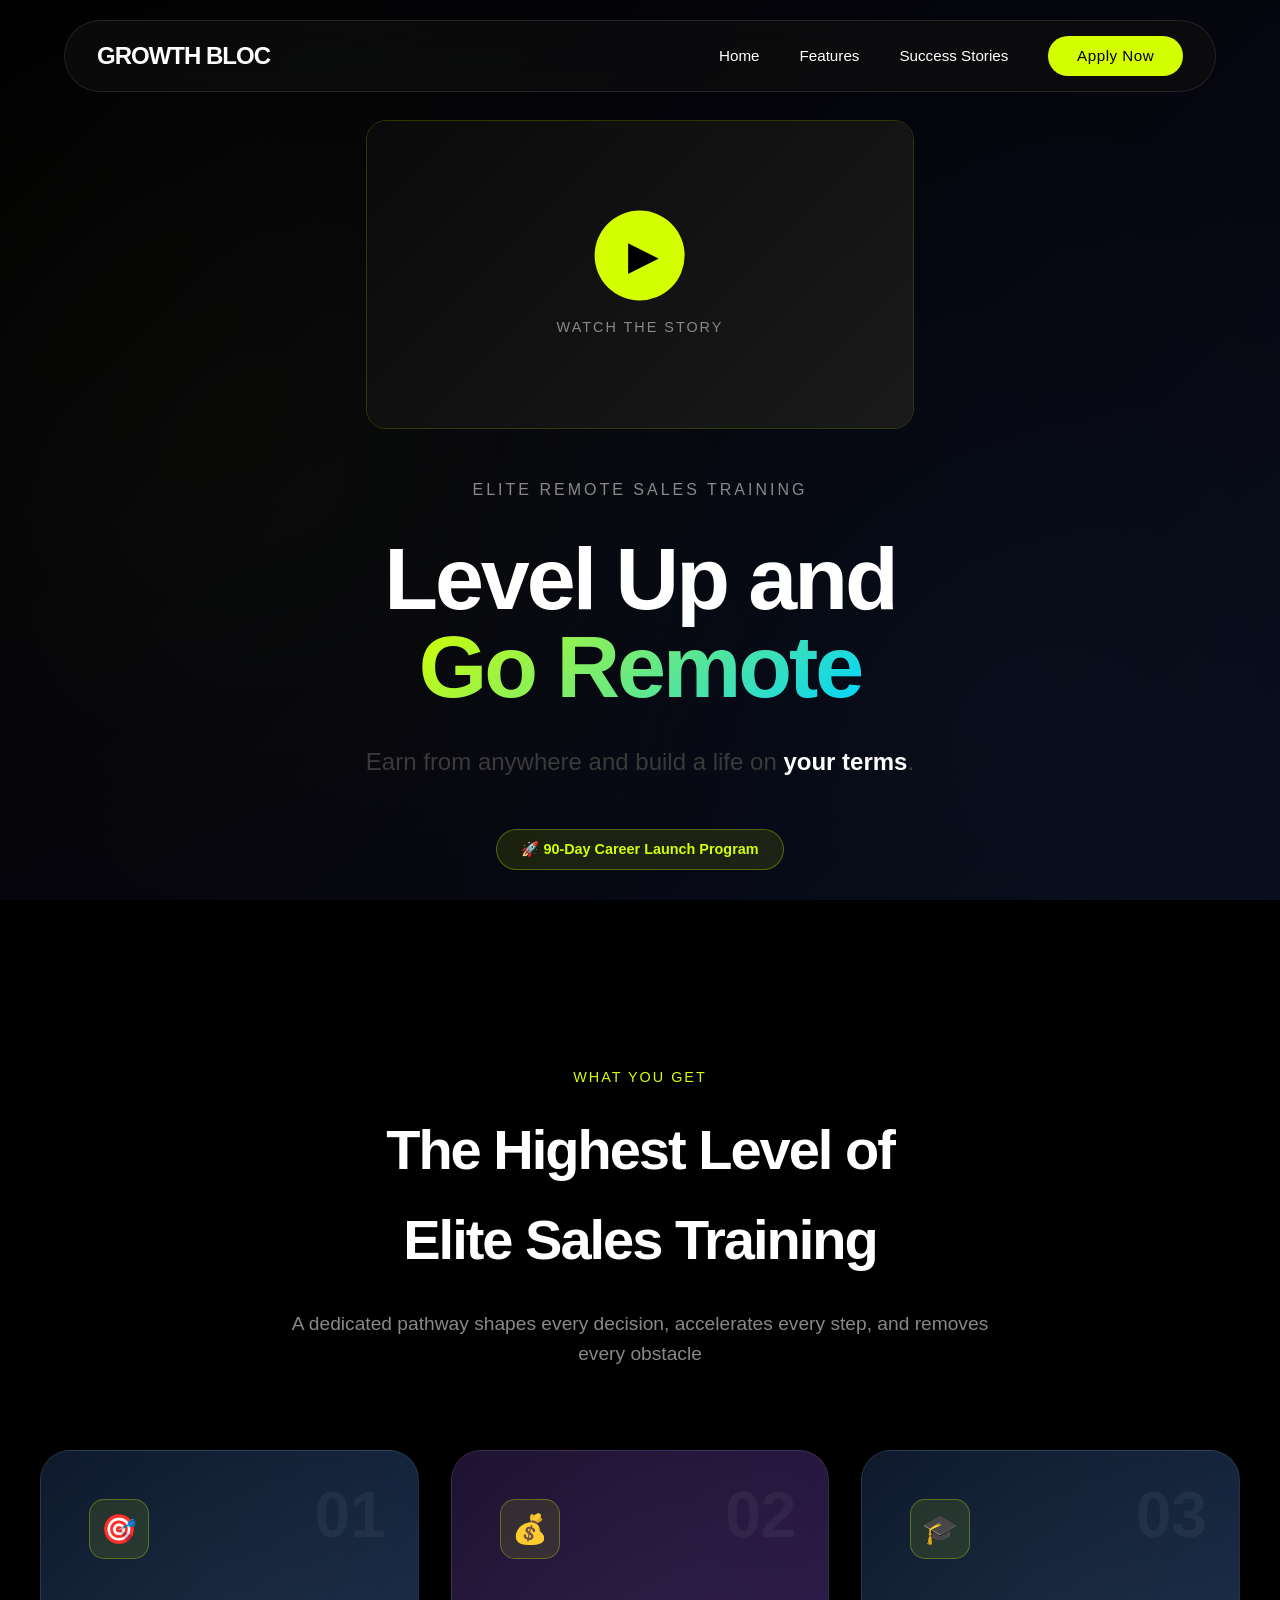
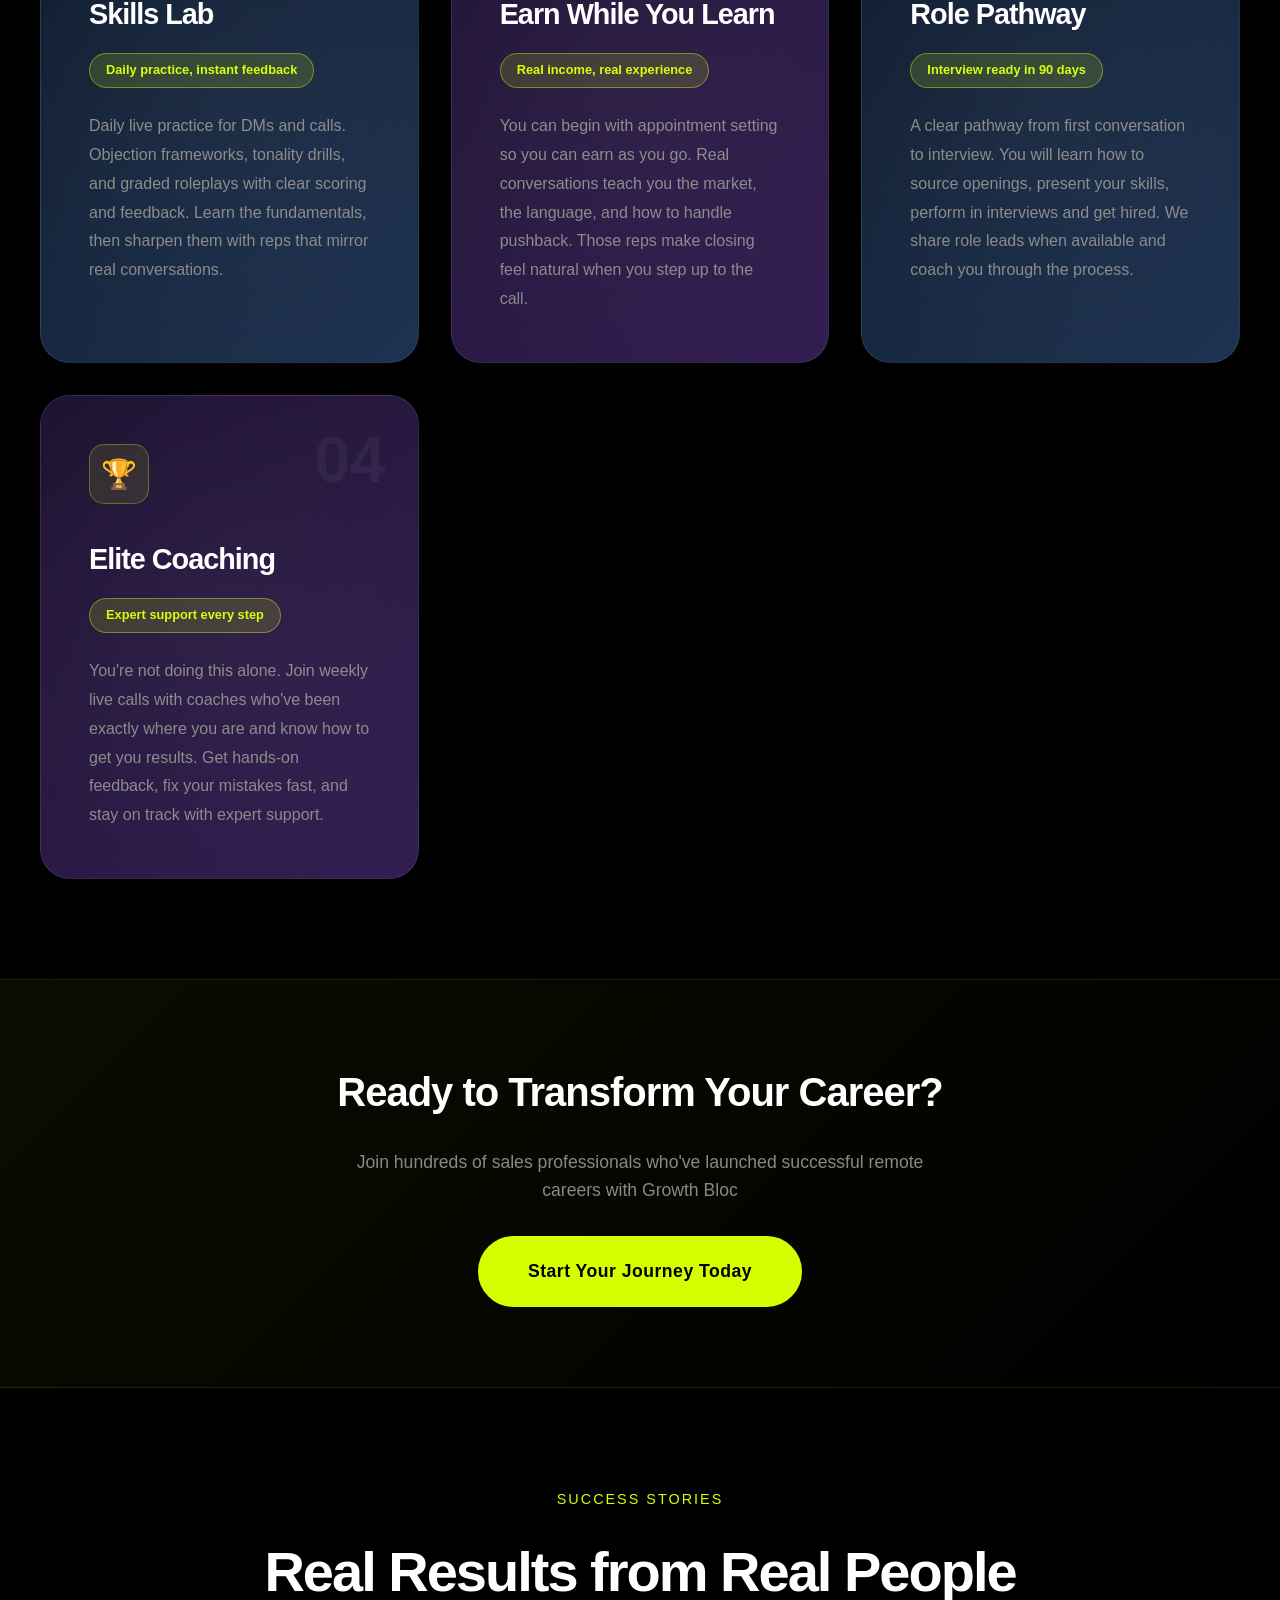
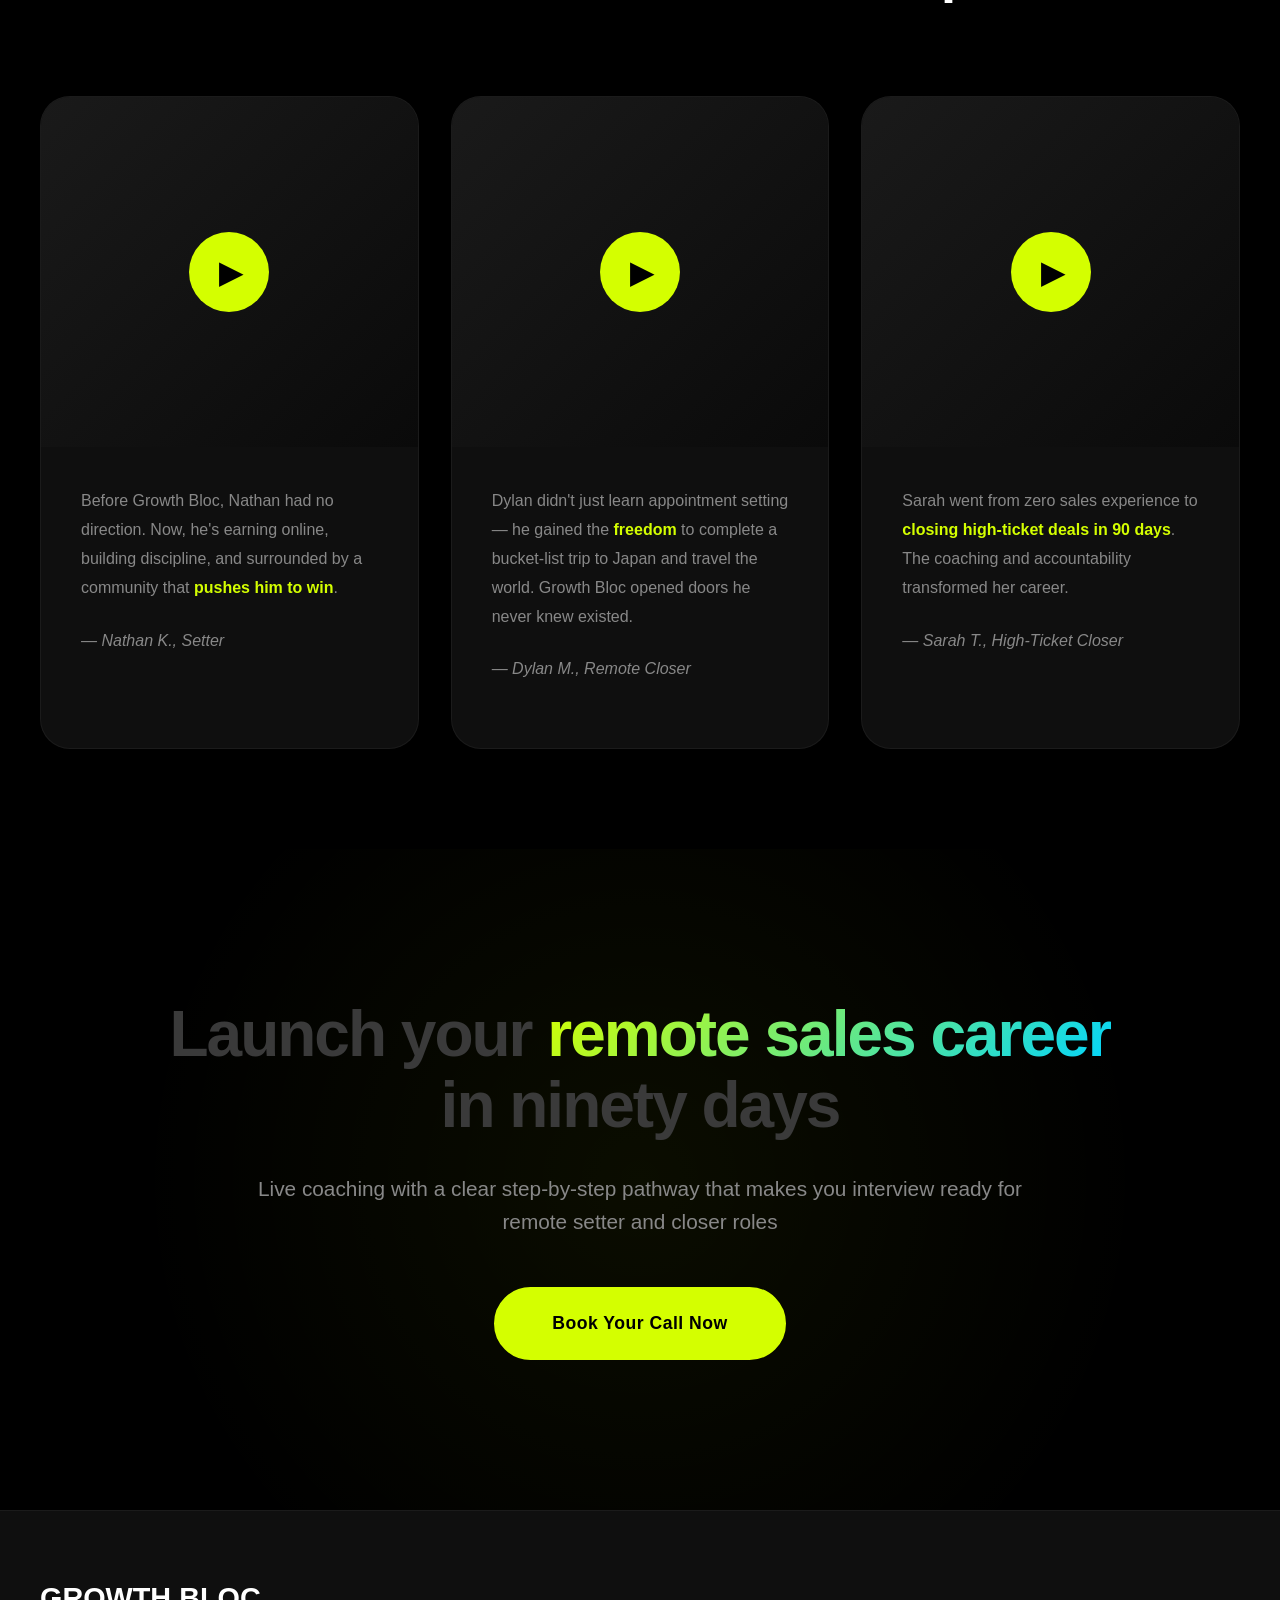
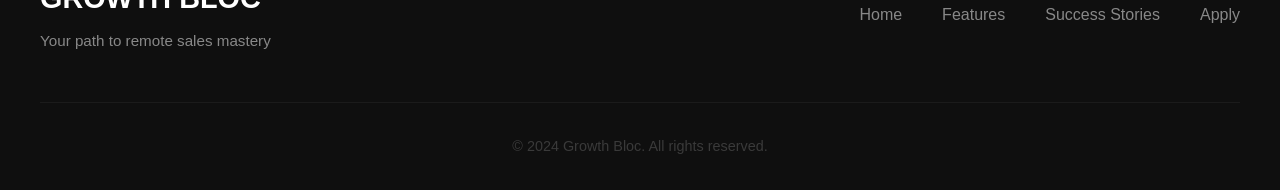
<file: sales-rep-premium.html>
<!DOCTYPE html>
<html lang="en">
<head>
    <meta charset="UTF-8">
    <meta name="viewport" content="width=device-width, initial-scale=1.0">
    <meta name="description" content="Master high-ticket sales and achieve freedom">
    <title>Growth Bloc - Elite Sales Training</title>
    <style>
        * {
            margin: 0;
            padding: 0;
            box-sizing: border-box;
        }

        :root {
            --bg-dark: #000000;
            --bg-card: #0f0f0f;
            --text-white: #ffffff;
            --text-gray: #888888;
            --text-fade: #3a3a3a;
            --accent-yellow: #d4ff00;
            --accent-blue: #00d4ff;
            --gradient-1: linear-gradient(135deg, #0a1628 0%, #1a2f4f 100%);
            --gradient-2: linear-gradient(135deg, #1a0f2e 0%, #2f1a4f 100%);
        }

        @keyframes gradientShift {
            0% { background-position: 0% 50%; }
            50% { background-position: 100% 50%; }
            100% { background-position: 0% 50%; }
        }

        @keyframes float {
            0%, 100% { transform: translateY(0px); }
            50% { transform: translateY(-20px); }
        }

        @keyframes fadeInUp {
            from {
                opacity: 0;
                transform: translateY(50px);
            }
            to {
                opacity: 1;
                transform: translateY(0);
            }
        }

        @keyframes slideInUp {
            from {
                opacity: 0;
                transform: translateY(100px);
            }
            to {
                opacity: 1;
                transform: translateY(0);
            }
        }

        @keyframes pulse {
            0%, 100% { transform: scale(1); }
            50% { transform: scale(1.05); }
        }

        html {
            scroll-behavior: smooth;
            overflow-x: hidden;
            width: 100%;
        }

        body {
            font-family: -apple-system, BlinkMacSystemFont, 'Segoe UI', Roboto, 'Helvetica Neue', Arial, sans-serif;
            background: var(--bg-dark);
            color: var(--text-white);
            line-height: 1.6;
            overflow-x: hidden;
            position: relative;
        }

        .container {
            max-width: 1400px;
            margin: 0 auto;
            padding: 0 20px;
        }

        /* Animated Background */
        .animated-bg {
            position: fixed;
            top: 0;
            left: 0;
            width: 100vw;
            height: 100vh;
            z-index: -1;
            background: linear-gradient(135deg, #000000 0%, #0a0a1a 25%, #000000 50%, #1a0a1a 75%, #000000 100%);
            background-size: 400% 400%;
            animation: gradientShift 15s ease infinite;
            overflow: hidden;
        }

        .animated-bg::before {
            content: '';
            position: absolute;
            top: 0;
            left: 0;
            right: 0;
            bottom: 0;
            width: 100%;
            height: 100%;
            background-image: radial-gradient(circle at 20% 50%, rgba(212, 255, 0, 0.03) 0%, transparent 50%),
                              radial-gradient(circle at 80% 80%, rgba(0, 212, 255, 0.03) 0%, transparent 50%);
            animation: float 8s ease-in-out infinite;
        }

        /* Navigation */
        .navbar {
            position: fixed;
            top: 20px;
            left: 50%;
            transform: translateX(-50%);
            width: 90%;
            max-width: 1200px;
            background: rgba(15, 15, 15, 0.7);
            backdrop-filter: blur(20px);
            border: 1px solid rgba(255, 255, 255, 0.1);
            border-radius: 50px;
            z-index: 1000;
            padding: 1rem 2rem;
            transition: all 0.3s ease;
        }

        .navbar.scrolled {
            background: rgba(0, 0, 0, 0.95);
            border-color: rgba(212, 255, 0, 0.3);
        }

        .navbar .container {
            display: flex;
            justify-content: space-between;
            align-items: center;
            padding: 0;
        }

        .logo {
            font-size: 1.5rem;
            font-weight: 700;
            letter-spacing: -1px;
        }

        .nav-menu {
            display: flex;
            list-style: none;
            gap: 2.5rem;
            align-items: center;
        }

        .nav-menu a {
            text-decoration: none;
            color: var(--text-white);
            font-weight: 500;
            font-size: 0.95rem;
            transition: all 0.3s;
            position: relative;
        }

        .nav-menu a::after {
            content: '';
            position: absolute;
            bottom: -5px;
            left: 0;
            width: 0;
            height: 2px;
            background: var(--accent-yellow);
            transition: width 0.3s;
        }

        .nav-menu a:hover::after {
            width: 100%;
        }

        .cta-nav {
            background: var(--accent-yellow);
            color: var(--bg-dark) !important;
            padding: 0.7rem 1.8rem;
            border-radius: 30px;
            font-weight: 700;
            letter-spacing: 0.5px;
        }

        .cta-nav:hover {
            transform: translateY(-2px);
            box-shadow: 0 5px 20px rgba(212, 255, 0, 0.4);
        }

        .cta-nav::after {
            display: none;
        }

        .hamburger {
            display: none;
            flex-direction: column;
            cursor: pointer;
        }

        .hamburger span {
            width: 25px;
            height: 2px;
            background: var(--text-white);
            margin: 3px 0;
            transition: 0.3s;
        }

        /* Sticky CTA */
        .sticky-cta {
            position: fixed;
            bottom: 20px;
            right: 20px;
            z-index: 999;
            opacity: 0;
            transform: translateY(100px);
            transition: all 0.5s ease;
            pointer-events: none;
        }

        .sticky-cta.visible {
            opacity: 1;
            transform: translateY(0);
            pointer-events: all;
        }

        .sticky-cta-button {
            display: flex;
            align-items: center;
            gap: 0.8rem;
            background: var(--accent-yellow);
            color: var(--bg-dark);
            padding: 1rem 2rem;
            border-radius: 50px;
            text-decoration: none;
            font-weight: 700;
            font-size: 1rem;
            letter-spacing: 0.5px;
            box-shadow: 0 10px 40px rgba(212, 255, 0, 0.4);
            transition: all 0.3s;
            animation: pulse 2s ease-in-out infinite;
        }

        .sticky-cta-button:hover {
            transform: translateY(-3px);
            box-shadow: 0 15px 50px rgba(212, 255, 0, 0.6);
            animation: none;
        }

        .sticky-cta-icon {
            font-size: 1.2rem;
        }

        /* Hero Section */
        .hero {
            min-height: 100vh;
            display: flex;
            align-items: center;
            justify-content: center;
            text-align: center;
            padding: 120px 20px 80px;
            position: relative;
        }

        .hero-video-container {
            position: relative;
            width: 100%;
            max-width: 900px;
            margin: 0 auto 3rem;
            border-radius: 20px;
            overflow: hidden;
            border: 1px solid rgba(212, 255, 0, 0.2);
            animation: fadeInUp 1s ease;
        }

        .hero-video-placeholder {
            position: relative;
            width: 100%;
            padding-top: 56.25%; /* 16:9 Aspect Ratio */
            background: linear-gradient(135deg, #0a0a0a 0%, #1a1a1a 100%);
            cursor: pointer;
        }

        .hero-video-placeholder::before {
            content: '';
            position: absolute;
            top: 0;
            left: 0;
            right: 0;
            bottom: 0;
            background: radial-gradient(circle at center, rgba(212, 255, 0, 0.1) 0%, transparent 70%);
            opacity: 0;
            transition: opacity 0.5s;
        }

        .hero-video-placeholder:hover::before {
            opacity: 1;
        }

        .hero-video-content {
            position: absolute;
            top: 50%;
            left: 50%;
            transform: translate(-50%, -50%);
            display: flex;
            flex-direction: column;
            align-items: center;
            gap: 1rem;
        }

        .hero-play-button {
            width: 90px;
            height: 90px;
            background: var(--accent-yellow);
            border-radius: 50%;
            display: flex;
            align-items: center;
            justify-content: center;
            font-size: 2.5rem;
            color: var(--bg-dark);
            transition: all 0.3s;
            padding-left: 8px;
        }

        .hero-video-placeholder:hover .hero-play-button {
            transform: scale(1.15);
            box-shadow: 0 15px 50px rgba(212, 255, 0, 0.5);
        }

        .hero-video-label {
            color: var(--text-gray);
            font-size: 0.9rem;
            text-transform: uppercase;
            letter-spacing: 2px;
        }

        .hero-tagline {
            font-size: 1rem;
            letter-spacing: 3px;
            text-transform: uppercase;
            color: var(--text-gray);
            margin-bottom: 2rem;
            animation: fadeInUp 1s ease 0.2s backwards;
        }

        .hero-title {
            font-size: 5.5rem;
            font-weight: 900;
            margin-bottom: 2rem;
            line-height: 1;
            letter-spacing: -3px;
            animation: fadeInUp 1s ease 0.4s backwards;
        }

        .hero-title .highlight {
            background: linear-gradient(135deg, var(--accent-yellow) 0%, var(--accent-blue) 100%);
            -webkit-background-clip: text;
            -webkit-text-fill-color: transparent;
            background-clip: text;
        }

        .hero-subtitle {
            font-size: 1.5rem;
            color: var(--text-gray);
            max-width: 700px;
            margin: 0 auto 3rem;
            animation: fadeInUp 1s ease 0.6s backwards;
        }

        .hero-subtitle .fade {
            color: var(--text-fade);
        }

        .hero-subtitle .bold {
            color: var(--text-white);
            font-weight: 600;
        }

        /* Pill Badge */
        .pill-badge {
            display: inline-block;
            background: rgba(212, 255, 0, 0.1);
            border: 1px solid rgba(212, 255, 0, 0.3);
            color: var(--accent-yellow);
            padding: 0.5rem 1.5rem;
            border-radius: 30px;
            font-size: 0.9rem;
            font-weight: 600;
            margin-bottom: 1rem;
            animation: fadeInUp 1s ease 0.8s backwards;
        }

        /* Features Section */
        .features {
            padding: 100px 20px;
            position: relative;
        }

        .section-header {
            text-align: center;
            margin-bottom: 5rem;
        }

        .section-tagline {
            font-size: 0.9rem;
            letter-spacing: 2px;
            text-transform: uppercase;
            color: var(--accent-yellow);
            margin-bottom: 1rem;
        }

        .section-title {
            font-size: 3.5rem;
            font-weight: 900;
            letter-spacing: -2px;
            margin-bottom: 1.5rem;
        }

        .section-subtitle {
            font-size: 1.2rem;
            color: var(--text-gray);
            max-width: 700px;
            margin: 0 auto;
        }

        .features-grid {
            display: grid;
            grid-template-columns: repeat(auto-fit, minmax(320px, 1fr));
            gap: 2rem;
            margin-top: 4rem;
        }

        .feature-card {
            background: var(--gradient-1);
            background-size: 200% 200%;
            padding: 3rem;
            border-radius: 30px;
            border: 1px solid rgba(255, 255, 255, 0.1);
            position: relative;
            overflow: hidden;
            transition: all 0.5s ease;
        }

        .feature-card:nth-child(1) {
            background: var(--gradient-1);
        }

        .feature-card:nth-child(2) {
            background: var(--gradient-2);
        }

        .feature-card:nth-child(3) {
            background: var(--gradient-1);
        }

        .feature-card:nth-child(4) {
            background: var(--gradient-2);
        }

        .feature-card::before {
            content: '';
            position: absolute;
            top: -50%;
            right: -50%;
            width: 200%;
            height: 200%;
            background: radial-gradient(circle, rgba(255,255,255,0.05) 0%, transparent 70%);
            transition: transform 0.5s ease;
        }

        .feature-card:hover::before {
            transform: translate(-25%, -25%);
        }

        .feature-card:hover {
            transform: translateY(-10px);
            border-color: rgba(212, 255, 0, 0.3);
            box-shadow: 0 20px 60px rgba(0, 0, 0, 0.5);
        }

        .feature-number {
            position: absolute;
            top: 2rem;
            right: 2rem;
            font-size: 4rem;
            font-weight: 900;
            color: rgba(255, 255, 255, 0.05);
            line-height: 1;
        }

        .feature-icon {
            width: 60px;
            height: 60px;
            background: rgba(212, 255, 0, 0.1);
            border: 1px solid rgba(212, 255, 0, 0.3);
            border-radius: 15px;
            display: flex;
            align-items: center;
            justify-content: center;
            margin-bottom: 2rem;
            font-size: 1.8rem;
        }

        .feature-card h3 {
            font-size: 1.8rem;
            font-weight: 700;
            margin-bottom: 1rem;
            letter-spacing: -1px;
        }

        .feature-badge {
            display: inline-block;
            background: rgba(212, 255, 0, 0.15);
            border: 1px solid rgba(212, 255, 0, 0.4);
            color: var(--accent-yellow);
            padding: 0.4rem 1rem;
            border-radius: 20px;
            font-size: 0.8rem;
            font-weight: 600;
            margin-bottom: 1.5rem;
        }

        .feature-card p {
            color: var(--text-gray);
            line-height: 1.8;
            font-size: 1rem;
        }

        /* Mid-page CTA */
        .mid-cta {
            padding: 80px 20px;
            text-align: center;
            background: linear-gradient(135deg, rgba(212, 255, 0, 0.05) 0%, transparent 100%);
            border-top: 1px solid rgba(212, 255, 0, 0.1);
            border-bottom: 1px solid rgba(212, 255, 0, 0.1);
        }

        .mid-cta h3 {
            font-size: 2.5rem;
            font-weight: 900;
            margin-bottom: 1.5rem;
            letter-spacing: -1px;
        }

        .mid-cta p {
            font-size: 1.1rem;
            color: var(--text-gray);
            margin-bottom: 2rem;
            max-width: 600px;
            margin-left: auto;
            margin-right: auto;
        }

        .mid-cta-button {
            display: inline-block;
            background: var(--accent-yellow);
            color: var(--bg-dark);
            padding: 1.2rem 3rem;
            border-radius: 50px;
            text-decoration: none;
            font-weight: 700;
            font-size: 1.1rem;
            letter-spacing: 0.5px;
            transition: all 0.3s;
            border: 2px solid var(--accent-yellow);
        }

        .mid-cta-button:hover {
            transform: translateY(-3px);
            box-shadow: 0 10px 40px rgba(212, 255, 0, 0.4);
        }

        /* Testimonials Section */
        .testimonials {
            padding: 100px 20px;
        }

        .testimonials-grid {
            display: grid;
            grid-template-columns: repeat(auto-fit, minmax(300px, 1fr));
            gap: 2rem;
        }

        .testimonial-card {
            background: var(--bg-card);
            border-radius: 30px;
            overflow: hidden;
            border: 1px solid rgba(255, 255, 255, 0.05);
            transition: all 0.5s ease;
        }

        .testimonial-card:hover {
            transform: translateY(-10px);
            border-color: rgba(212, 255, 0, 0.3);
            box-shadow: 0 20px 60px rgba(0, 0, 0, 0.5);
        }

        .video-placeholder {
            position: relative;
            background: linear-gradient(135deg, #1a1a1a 0%, #0a0a0a 100%);
            height: 350px;
            display: flex;
            align-items: center;
            justify-content: center;
            cursor: pointer;
            overflow: hidden;
        }

        .video-placeholder::before {
            content: '';
            position: absolute;
            top: 0;
            left: 0;
            right: 0;
            bottom: 0;
            background: radial-gradient(circle at center, rgba(212, 255, 0, 0.1) 0%, transparent 70%);
            opacity: 0;
            transition: opacity 0.5s;
        }

        .video-placeholder:hover::before {
            opacity: 1;
        }

        .play-button {
            width: 80px;
            height: 80px;
            background: var(--accent-yellow);
            border-radius: 50%;
            display: flex;
            align-items: center;
            justify-content: center;
            font-size: 2rem;
            color: var(--bg-dark);
            transition: all 0.3s;
            z-index: 2;
            padding-left: 5px;
        }

        .video-placeholder:hover .play-button {
            transform: scale(1.2);
            box-shadow: 0 10px 40px rgba(212, 255, 0, 0.4);
        }

        .testimonial-text {
            padding: 2.5rem;
        }

        .testimonial-text p {
            color: var(--text-gray);
            line-height: 1.8;
            font-size: 1rem;
            margin-bottom: 1.5rem;
        }

        .testimonial-text strong {
            color: var(--accent-yellow);
            font-weight: 600;
        }

        .testimonial-author {
            font-size: 0.9rem;
            color: var(--text-fade);
            font-style: italic;
        }

        /* CTA Section */
        .cta-section {
            padding: 150px 20px;
            text-align: center;
            position: relative;
        }

        .cta-section::before {
            content: '';
            position: absolute;
            top: 0;
            left: 0;
            right: 0;
            bottom: 0;
            background: radial-gradient(circle at center, rgba(212, 255, 0, 0.05) 0%, transparent 70%);
        }

        .cta-content {
            position: relative;
            z-index: 2;
        }

        .cta-section h2 {
            font-size: 4rem;
            font-weight: 900;
            margin-bottom: 2rem;
            letter-spacing: -2px;
            line-height: 1.1;
        }

        .cta-section h2 .fade {
            color: var(--text-fade);
        }

        .cta-section h2 .highlight {
            background: linear-gradient(135deg, var(--accent-yellow) 0%, var(--accent-blue) 100%);
            -webkit-background-clip: text;
            -webkit-text-fill-color: transparent;
            background-clip: text;
        }

        .cta-section p {
            font-size: 1.3rem;
            color: var(--text-gray);
            margin-bottom: 3rem;
            max-width: 800px;
            margin-left: auto;
            margin-right: auto;
        }

        .cta-button {
            display: inline-block;
            background: var(--accent-yellow);
            color: var(--bg-dark);
            padding: 1.3rem 3.5rem;
            border-radius: 50px;
            text-decoration: none;
            font-weight: 700;
            font-size: 1.1rem;
            letter-spacing: 0.5px;
            transition: all 0.3s;
            border: 2px solid var(--accent-yellow);
        }

        .cta-button:hover {
            transform: translateY(-5px);
            box-shadow: 0 15px 50px rgba(212, 255, 0, 0.4);
            background: transparent;
            color: var(--accent-yellow);
        }

        /* Footer */
        .footer {
            background: var(--bg-card);
            padding: 4rem 20px 2rem;
            border-top: 1px solid rgba(255, 255, 255, 0.05);
        }

        .footer-content {
            display: flex;
            justify-content: space-between;
            align-items: center;
            margin-bottom: 3rem;
        }

        .footer-brand h3 {
            font-size: 1.8rem;
            font-weight: 700;
            margin-bottom: 0.5rem;
        }

        .footer-brand p {
            color: var(--text-gray);
            font-size: 0.95rem;
        }

        .footer-links {
            display: flex;
            gap: 2.5rem;
        }

        .footer-links a {
            color: var(--text-gray);
            text-decoration: none;
            transition: color 0.3s;
        }

        .footer-links a:hover {
            color: var(--accent-yellow);
        }

        .footer-bottom {
            text-align: center;
            padding-top: 2rem;
            border-top: 1px solid rgba(255, 255, 255, 0.05);
            color: var(--text-fade);
            font-size: 0.9rem;
        }

        /* Responsive Design */
        @media (max-width: 1024px) {
            .hero-title {
                font-size: 4rem;
            }

            .section-title {
                font-size: 2.5rem;
            }

            .cta-section h2 {
                font-size: 3rem;
            }
        }

        @media (max-width: 768px) {
            * {
                max-width: 100vw;
            }

            body, html {
                overflow-x: hidden;
                width: 100%;
                position: relative;
            }

            .hamburger {
                display: flex;
                z-index: 1001;
            }

            .nav-menu {
                position: fixed;
                left: -100%;
                top: 90px;
                flex-direction: column;
                background: rgba(0, 0, 0, 0.98);
                backdrop-filter: blur(20px);
                width: 90%;
                left: 50%;
                transform: translateX(-150%);
                text-align: center;
                transition: transform 0.3s ease;
                padding: 2rem 0;
                border-radius: 20px;
                border: 1px solid rgba(212, 255, 0, 0.2);
            }

            .nav-menu.active {
                transform: translateX(-50%);
            }

            .hamburger.active span:nth-child(1) {
                transform: rotate(45deg) translate(5px, 5px);
            }

            .hamburger.active span:nth-child(2) {
                opacity: 0;
            }

            .hamburger.active span:nth-child(3) {
                transform: rotate(-45deg) translate(7px, -6px);
            }

            .navbar {
                width: 95%;
                padding: 0.8rem 1.5rem;
            }

            .hero-title {
                font-size: 2.5rem;
            }

            .hero-subtitle {
                font-size: 1.1rem;
            }

            .section-title {
                font-size: 2rem;
            }

            .mid-cta h3 {
                font-size: 2rem;
            }

            .cta-section h2 {
                font-size: 2rem;
            }

            .cta-section p {
                font-size: 1rem;
            }

            .footer-content {
                flex-direction: column;
                gap: 2rem;
                text-align: center;
            }

            .footer-links {
                flex-direction: column;
                gap: 1rem;
            }

            .features-grid,
            .testimonials-grid {
                grid-template-columns: 1fr;
            }

            .sticky-cta {
                bottom: 10px;
                right: 10px;
            }

            .sticky-cta-button {
                padding: 0.8rem 1.5rem;
                font-size: 0.9rem;
            }

            .hero, .features, .mid-cta, .testimonials, .cta-section {
                overflow-x: hidden;
                width: 100%;
            }

            .container {
                max-width: 100%;
                overflow-x: hidden;
            }
        }

        @media (max-width: 480px) {
            .hero-title {
                font-size: 2rem;
            }

            .hero-subtitle {
                font-size: 1rem;
            }

            .feature-card {
                padding: 2rem;
            }

            .cta-section h2 {
                font-size: 1.8rem;
            }
        }
    </style>
</head>
<body>
    <!-- Animated Background -->
    <div class="animated-bg"></div>

    <!-- Navigation -->
    <nav class="navbar">
        <div class="container">
            <div class="logo">GROWTH BLOC</div>
            <ul class="nav-menu">
                <li><a href="#home">Home</a></li>
                <li><a href="#features">Features</a></li>
                <li><a href="#testimonials">Success Stories</a></li>
                <li><a href="#cta" class="cta-nav">Apply Now</a></li>
            </ul>
            <div class="hamburger">
                <span></span>
                <span></span>
                <span></span>
            </div>
        </div>
    </nav>

    <!-- Sticky CTA -->
    <div class="sticky-cta" id="stickyCta">
        <a href="#cta" class="sticky-cta-button">
            <span class="sticky-cta-icon">🚀</span>
            <span>Book Your Call</span>
        </a>
    </div>

    <!-- Hero Section -->
    <section id="home" class="hero">
        <div class="hero-content">
            <!-- Hero Video Placeholder -->
            <div class="hero-video-container">
                <div class="hero-video-placeholder" id="heroVideo">
                    <div class="hero-video-content">
                        <div class="hero-play-button">▶</div>
                        <p class="hero-video-label">Watch the story</p>
                    </div>
                </div>
            </div>

            <p class="hero-tagline">ELITE REMOTE SALES TRAINING</p>
            <h1 class="hero-title">
                Level Up and<br>
                <span class="highlight">Go Remote</span>
            </h1>
            <p class="hero-subtitle">
                <span class="fade">Earn from anywhere and build a life on</span> <span class="bold">your terms</span><span class="fade">.</span>
            </p>
            <div class="pill-badge">🚀 90-Day Career Launch Program</div>
        </div>
    </section>

    <!-- Features Section -->
    <section id="features" class="features">
        <div class="container">
            <div class="section-header">
                <p class="section-tagline">WHAT YOU GET</p>
                <h2 class="section-title">The Highest Level of<br>Elite Sales Training</h2>
                <p class="section-subtitle">A dedicated pathway shapes every decision, accelerates every step, and removes every obstacle</p>
            </div>

            <div class="features-grid">
                <div class="feature-card">
                    <div class="feature-number">01</div>
                    <div class="feature-icon">🎯</div>
                    <h3>Skills Lab</h3>
                    <div class="feature-badge">Daily practice, instant feedback</div>
                    <p>Daily live practice for DMs and calls. Objection frameworks, tonality drills, and graded roleplays with clear scoring and feedback. Learn the fundamentals, then sharpen them with reps that mirror real conversations.</p>
                </div>

                <div class="feature-card">
                    <div class="feature-number">02</div>
                    <div class="feature-icon">💰</div>
                    <h3>Earn While You Learn</h3>
                    <div class="feature-badge">Real income, real experience</div>
                    <p>You can begin with appointment setting so you can earn as you go. Real conversations teach you the market, the language, and how to handle pushback. Those reps make closing feel natural when you step up to the call.</p>
                </div>

                <div class="feature-card">
                    <div class="feature-number">03</div>
                    <div class="feature-icon">🎓</div>
                    <h3>Role Pathway</h3>
                    <div class="feature-badge">Interview ready in 90 days</div>
                    <p>A clear pathway from first conversation to interview. You will learn how to source openings, present your skills, perform in interviews and get hired. We share role leads when available and coach you through the process.</p>
                </div>

                <div class="feature-card">
                    <div class="feature-number">04</div>
                    <div class="feature-icon">🏆</div>
                    <h3>Elite Coaching</h3>
                    <div class="feature-badge">Expert support every step</div>
                    <p>You're not doing this alone. Join weekly live calls with coaches who've been exactly where you are and know how to get you results. Get hands-on feedback, fix your mistakes fast, and stay on track with expert support.</p>
                </div>
            </div>
        </div>
    </section>

    <!-- Mid-page CTA -->
    <section class="mid-cta">
        <div class="container">
            <h3>Ready to Transform Your Career?</h3>
            <p>Join hundreds of sales professionals who've launched successful remote careers with Growth Bloc</p>
            <a href="#cta" class="mid-cta-button">Start Your Journey Today</a>
        </div>
    </section>

    <!-- Testimonials Section -->
    <section id="testimonials" class="testimonials">
        <div class="container">
            <div class="section-header">
                <p class="section-tagline">SUCCESS STORIES</p>
                <h2 class="section-title">Real Results from Real People</h2>
            </div>

            <div class="testimonials-grid">
                <div class="testimonial-card">
                    <div class="video-placeholder">
                        <div class="play-button">▶</div>
                    </div>
                    <div class="testimonial-text">
                        <p>Before Growth Bloc, Nathan had no direction. Now, he's earning online, building discipline, and surrounded by a community that <strong>pushes him to win</strong>.</p>
                        <p class="testimonial-author">— Nathan K., Setter</p>
                    </div>
                </div>

                <div class="testimonial-card">
                    <div class="video-placeholder">
                        <div class="play-button">▶</div>
                    </div>
                    <div class="testimonial-text">
                        <p>Dylan didn't just learn appointment setting — he gained the <strong>freedom</strong> to complete a bucket-list trip to Japan and travel the world. Growth Bloc opened doors he never knew existed.</p>
                        <p class="testimonial-author">— Dylan M., Remote Closer</p>
                    </div>
                </div>

                <div class="testimonial-card">
                    <div class="video-placeholder">
                        <div class="play-button">▶</div>
                    </div>
                    <div class="testimonial-text">
                        <p>Sarah went from zero sales experience to <strong>closing high-ticket deals in 90 days</strong>. The coaching and accountability transformed her career.</p>
                        <p class="testimonial-author">— Sarah T., High-Ticket Closer</p>
                    </div>
                </div>
            </div>
        </div>
    </section>

    <!-- CTA Section -->
    <section id="cta" class="cta-section">
        <div class="cta-content">
            <h2>
                <span class="fade">Launch your</span> <span class="highlight">remote sales career</span><br>
                <span class="fade">in ninety days</span>
            </h2>
            <p>Live coaching with a clear step-by-step pathway that makes you interview ready for remote setter and closer roles</p>
            <a href="#book" class="cta-button">Book Your Call Now</a>
        </div>
    </section>

    <!-- Footer -->
    <footer class="footer">
        <div class="container">
            <div class="footer-content">
                <div class="footer-brand">
                    <h3>GROWTH BLOC</h3>
                    <p>Your path to remote sales mastery</p>
                </div>
                <div class="footer-links">
                    <a href="#home">Home</a>
                    <a href="#features">Features</a>
                    <a href="#testimonials">Success Stories</a>
                    <a href="#cta">Apply</a>
                </div>
            </div>
            <div class="footer-bottom">
                <p>&copy; 2024 Growth Bloc. All rights reserved.</p>
            </div>
        </div>
    </footer>

    <script>
        // Mobile Menu Toggle
        document.addEventListener('DOMContentLoaded', function() {
            const hamburger = document.querySelector('.hamburger');
            const navMenu = document.querySelector('.nav-menu');
            const navLinks = document.querySelectorAll('.nav-menu a');
            const navbar = document.querySelector('.navbar');
            const stickyCta = document.getElementById('stickyCta');

            // Mobile menu toggle
            if (hamburger) {
                hamburger.addEventListener('click', function() {
                    navMenu.classList.toggle('active');
                    this.classList.toggle('active');
                });
            }

            // Close menu when clicking links
            navLinks.forEach(link => {
                link.addEventListener('click', function() {
                    navMenu.classList.remove('active');
                    if (hamburger) {
                        hamburger.classList.remove('active');
                    }
                });
            });

            // Navbar scroll effect
            window.addEventListener('scroll', function() {
                if (window.scrollY > 100) {
                    navbar.classList.add('scrolled');
                } else {
                    navbar.classList.remove('scrolled');
                }

                // Show sticky CTA after scrolling past hero
                if (window.scrollY > 600) {
                    stickyCta.classList.add('visible');
                } else {
                    stickyCta.classList.remove('visible');
                }
            });

            // Smooth scroll
            document.querySelectorAll('a[href^="#"]').forEach(anchor => {
                anchor.addEventListener('click', function(e) {
                    e.preventDefault();
                    const target = document.querySelector(this.getAttribute('href'));
                    if (target) {
                        const offset = 100;
                        const targetPosition = target.offsetTop - offset;
                        window.scrollTo({
                            top: targetPosition,
                            behavior: 'smooth'
                        });
                    }
                });
            });

            // Intersection Observer for animations
            const observerOptions = {
                threshold: 0.1,
                rootMargin: '0px 0px -50px 0px'
            };

            const observer = new IntersectionObserver(function(entries) {
                entries.forEach(entry => {
                    if (entry.isIntersecting) {
                        entry.target.style.opacity = '1';
                        entry.target.style.transform = 'translateY(0)';
                    }
                });
            }, observerOptions);

            document.querySelectorAll('.feature-card, .testimonial-card').forEach(el => {
                el.style.opacity = '0';
                el.style.transform = 'translateY(50px)';
                el.style.transition = 'opacity 0.8s ease, transform 0.8s ease';
                observer.observe(el);
            });

            // Video placeholder interaction
            document.querySelectorAll('.video-placeholder, .hero-video-placeholder').forEach(placeholder => {
                placeholder.addEventListener('click', function() {
                    alert('Replace this with your actual video embed code!');
                });
            });

            // Parallax effect on scroll
            window.addEventListener('scroll', function() {
                const scrolled = window.pageYOffset;
                const parallaxElements = document.querySelectorAll('.hero-content');
                parallaxElements.forEach(el => {
                    el.style.transform = `translateY(${scrolled * 0.3}px)`;
                    el.style.opacity = 1 - scrolled / 800;
                });
            });
        });
    </script>
</body>
</html>
</file>
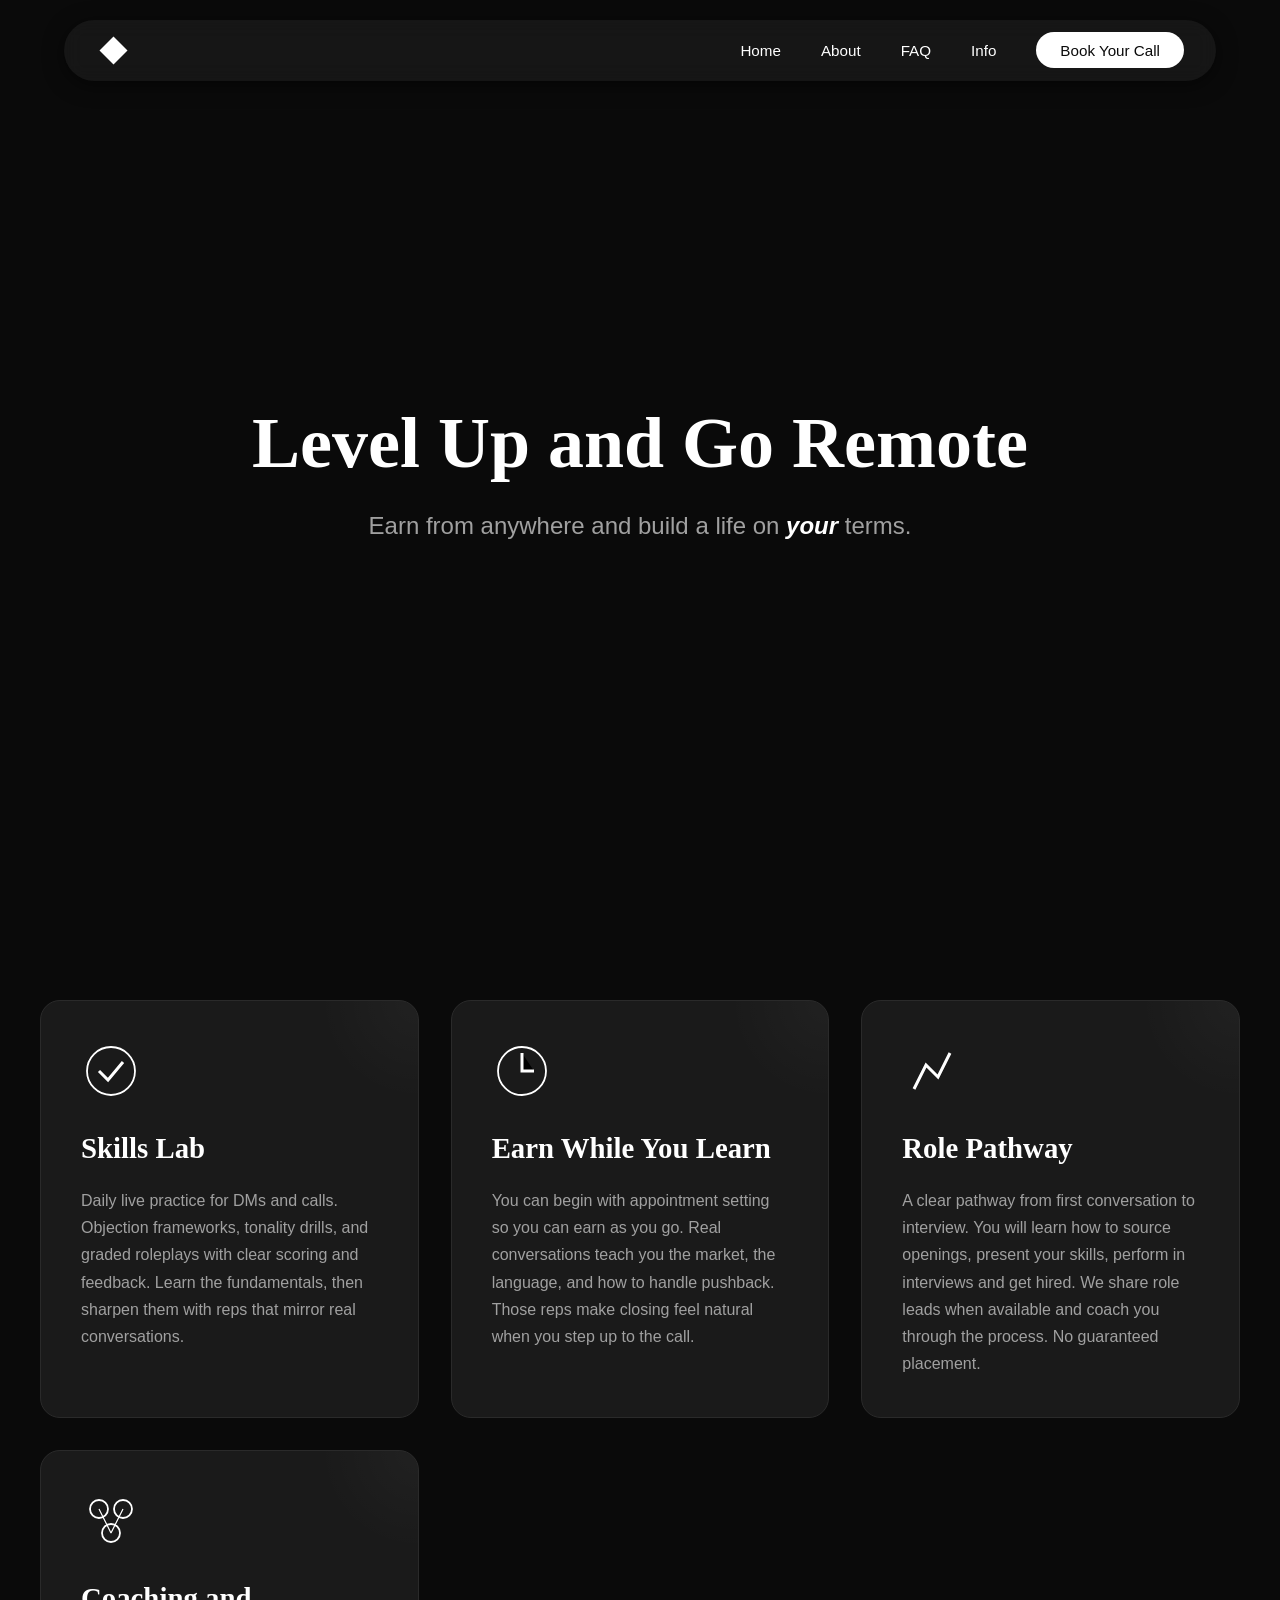
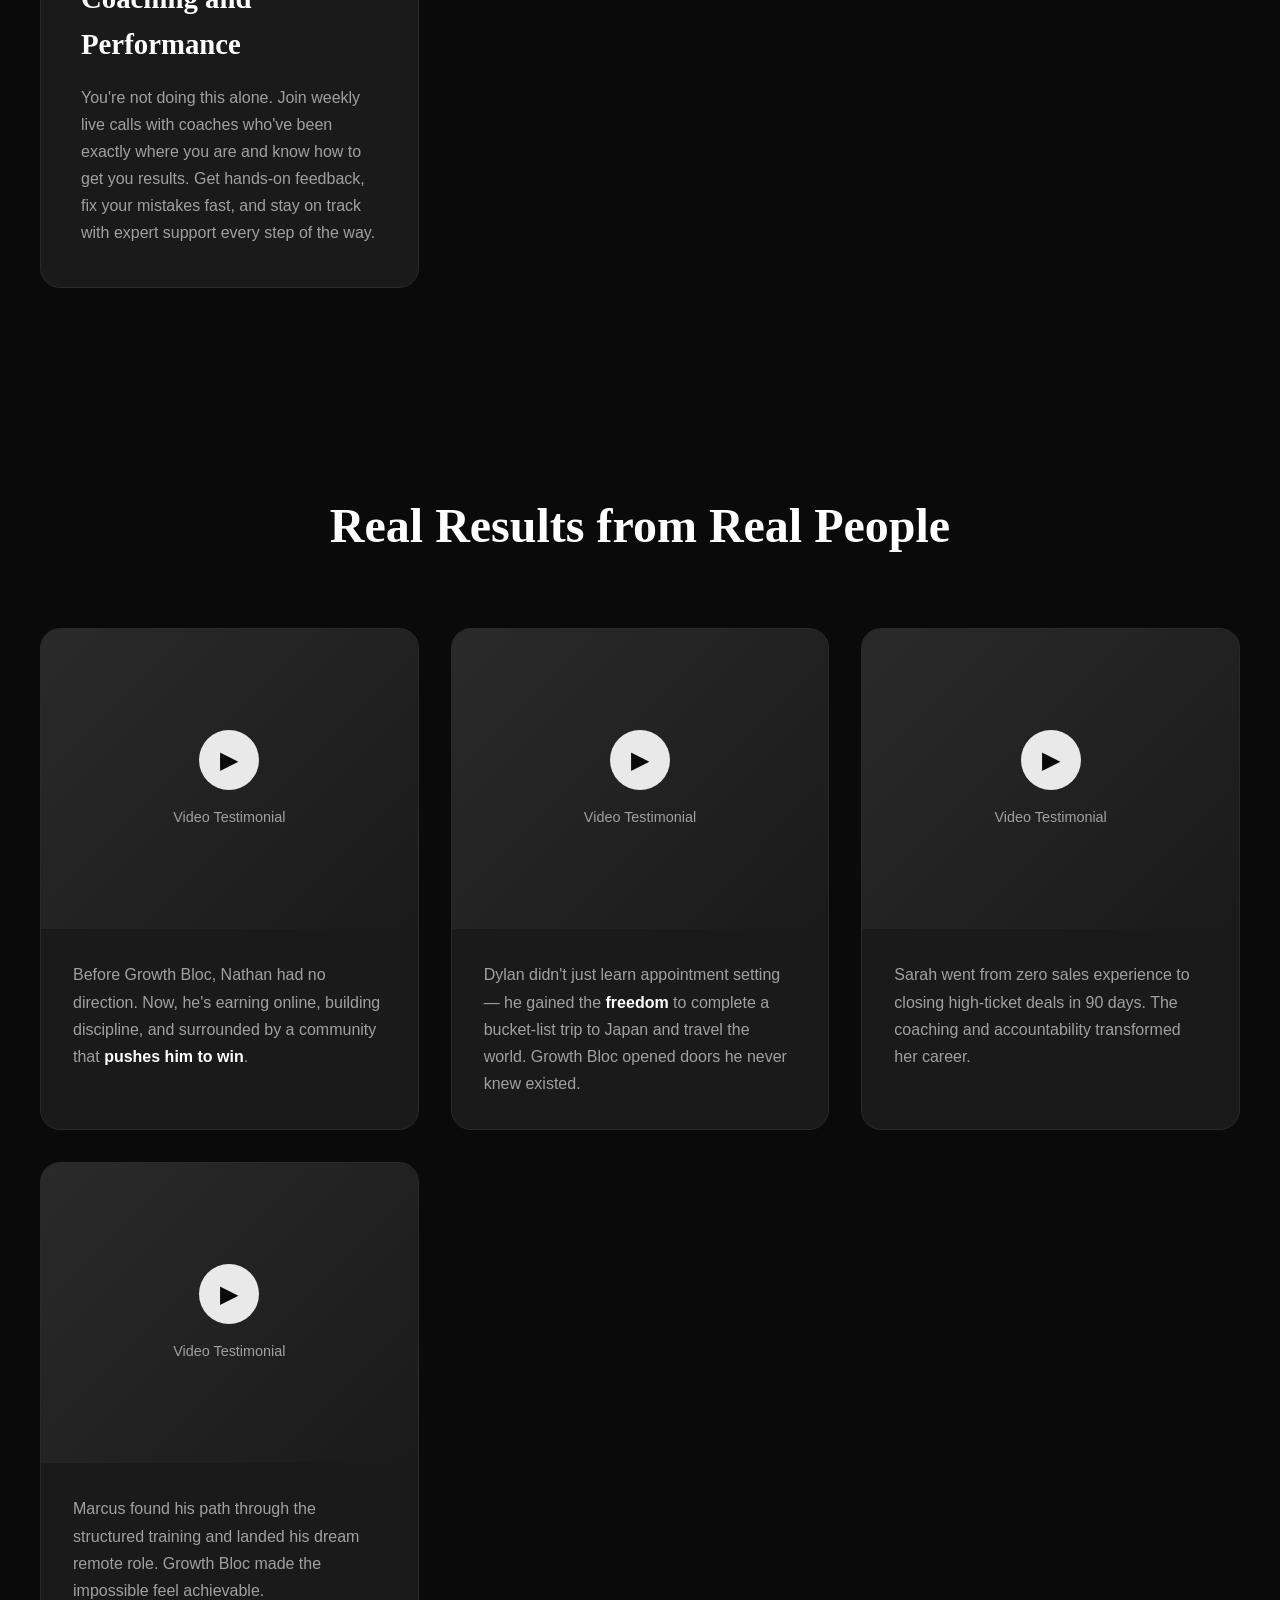
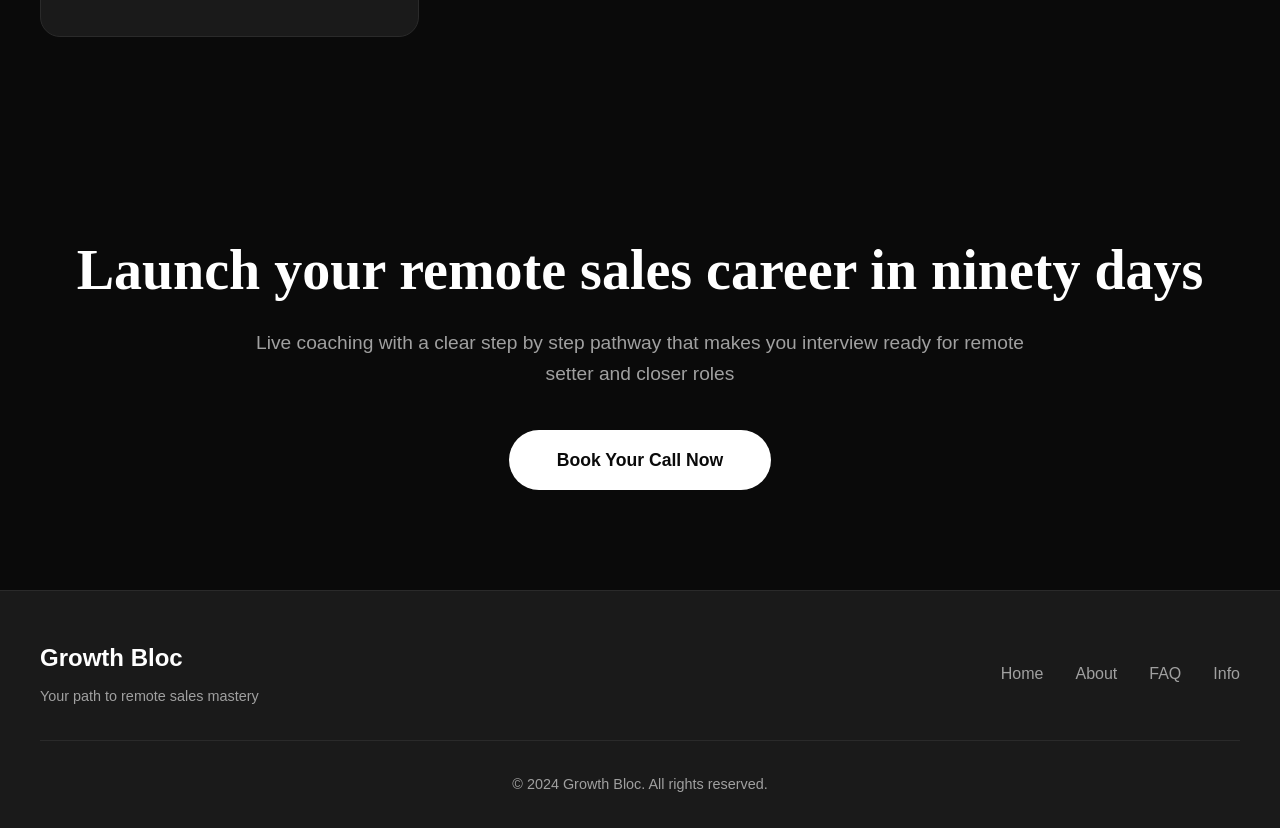
<file: sales-rep.html>
<!DOCTYPE html>
<html lang="en">
<head>
    <meta charset="UTF-8">
    <meta name="viewport" content="width=device-width, initial-scale=1.0">
    <meta name="description" content="Master high-ticket sales and achieve freedom">
    <title>Growth Bloc - Sales Reps</title>
    <link rel="stylesheet" href="css/sales-rep-styles.css">
</head>
<body>
    <!-- Navigation -->
    <nav class="navbar">
        <div class="container">
            <div class="logo">
                <svg class="logo-icon" viewBox="0 0 50 50" xmlns="http://www.w3.org/2000/svg">
                    <path d="M25 5 L45 25 L25 45 L5 25 Z" fill="white"/>
                </svg>
            </div>
            <ul class="nav-menu">
                <li><a href="#home">Home</a></li>
                <li><a href="#about">About</a></li>
                <li><a href="#faq">FAQ</a></li>
                <li><a href="#info">Info</a></li>
                <li><a href="#book" class="cta-nav">Book Your Call</a></li>
            </ul>
            <div class="hamburger">
                <span></span>
                <span></span>
                <span></span>
            </div>
        </div>
    </nav>

    <!-- Hero Section -->
    <section id="home" class="hero">
        <div class="hero-content">
            <h1 class="hero-title">Level Up and Go Remote</h1>
            <p class="hero-subtitle">Earn from anywhere and build a life on <strong>your</strong> terms.</p>
        </div>
    </section>

    <!-- Features Section -->
    <section class="features">
        <div class="container">
            <div class="features-grid">
                <div class="feature-card">
                    <div class="feature-icon">
                        <svg viewBox="0 0 100 100" xmlns="http://www.w3.org/2000/svg">
                            <circle cx="50" cy="50" r="40" fill="none" stroke="currentColor" stroke-width="3"/>
                            <path d="M30 50 L45 65 L70 35" stroke="currentColor" stroke-width="5" fill="none"/>
                        </svg>
                    </div>
                    <h3>Skills Lab</h3>
                    <p>Daily live practice for DMs and calls. Objection frameworks, tonality drills, and graded roleplays with clear scoring and feedback. Learn the fundamentals, then sharpen them with reps that mirror real conversations.</p>
                </div>

                <div class="feature-card">
                    <div class="feature-icon">
                        <svg viewBox="0 0 100 100" xmlns="http://www.w3.org/2000/svg">
                            <circle cx="50" cy="50" r="40" fill="none" stroke="currentColor" stroke-width="3"/>
                            <path d="M50 20 L50 50 L70 50" stroke="currentColor" stroke-width="5"/>
                        </svg>
                    </div>
                    <h3>Earn While You Learn</h3>
                    <p>You can begin with appointment setting so you can earn as you go. Real conversations teach you the market, the language, and how to handle pushback. Those reps make closing feel natural when you step up to the call.</p>
                </div>

                <div class="feature-card">
                    <div class="feature-icon">
                        <svg viewBox="0 0 100 100" xmlns="http://www.w3.org/2000/svg">
                            <path d="M20 80 L40 40 L60 60 L80 20" stroke="currentColor" stroke-width="5" fill="none"/>
                        </svg>
                    </div>
                    <h3>Role Pathway</h3>
                    <p>A clear pathway from first conversation to interview. You will learn how to source openings, present your skills, perform in interviews and get hired. We share role leads when available and coach you through the process. No guaranteed placement.</p>
                </div>

                <div class="feature-card">
                    <div class="feature-icon">
                        <svg viewBox="0 0 100 100" xmlns="http://www.w3.org/2000/svg">
                            <circle cx="30" cy="30" r="15" fill="none" stroke="currentColor" stroke-width="3"/>
                            <circle cx="70" cy="30" r="15" fill="none" stroke="currentColor" stroke-width="3"/>
                            <circle cx="50" cy="70" r="15" fill="none" stroke="currentColor" stroke-width="3"/>
                            <path d="M30 30 L50 70 M70 30 L50 70" stroke="currentColor" stroke-width="2"/>
                        </svg>
                    </div>
                    <h3>Coaching and Performance</h3>
                    <p>You're not doing this alone. Join weekly live calls with coaches who've been exactly where you are and know how to get you results. Get hands-on feedback, fix your mistakes fast, and stay on track with expert support every step of the way.</p>
                </div>
            </div>
        </div>
    </section>

    <!-- Testimonials Section -->
    <section id="about" class="testimonials">
        <div class="container">
            <h2 class="section-title">Real Results from Real People</h2>
            <div class="testimonials-grid">
                <div class="testimonial-card">
                    <div class="video-placeholder">
                        <div class="play-button">▶</div>
                        <p>Video Testimonial</p>
                    </div>
                    <p class="testimonial-text">Before Growth Bloc, Nathan had no direction. Now, he's earning online, building discipline, and surrounded by a community that <strong>pushes him to win</strong>.</p>
                </div>

                <div class="testimonial-card">
                    <div class="video-placeholder">
                        <div class="play-button">▶</div>
                        <p>Video Testimonial</p>
                    </div>
                    <p class="testimonial-text">Dylan didn't just learn appointment setting — he gained the <strong>freedom</strong> to complete a bucket-list trip to Japan and travel the world. Growth Bloc opened doors he never knew existed.</p>
                </div>

                <div class="testimonial-card">
                    <div class="video-placeholder">
                        <div class="play-button">▶</div>
                        <p>Video Testimonial</p>
                    </div>
                    <p class="testimonial-text">Sarah went from zero sales experience to closing high-ticket deals in 90 days. The coaching and accountability transformed her career.</p>
                </div>

                <div class="testimonial-card">
                    <div class="video-placeholder">
                        <div class="play-button">▶</div>
                        <p>Video Testimonial</p>
                    </div>
                    <p class="testimonial-text">Marcus found his path through the structured training and landed his dream remote role. Growth Bloc made the impossible feel achievable.</p>
                </div>
            </div>
        </div>
    </section>

    <!-- CTA Section -->
    <section class="cta-section">
        <div class="container">
            <h2>Launch your remote sales career in ninety days</h2>
            <p>Live coaching with a clear step by step pathway that makes you interview ready for remote setter and closer roles</p>
            <a href="#book" class="cta-button">Book Your Call Now</a>
        </div>
    </section>

    <!-- Footer -->
    <footer class="footer">
        <div class="container">
            <div class="footer-content">
                <div class="footer-brand">
                    <h3>Growth Bloc</h3>
                    <p>Your path to remote sales mastery</p>
                </div>
                <div class="footer-links">
                    <a href="#home">Home</a>
                    <a href="#about">About</a>
                    <a href="#faq">FAQ</a>
                    <a href="#info">Info</a>
                </div>
            </div>
            <div class="footer-bottom">
                <p>&copy; 2024 Growth Bloc. All rights reserved.</p>
            </div>
        </div>
    </footer>

    <script src="js/sales-rep.js"></script>
</body>
</html>
</file>
<file: css/styles.css>
/* Reset and Base Styles */
* {
    margin: 0;
    padding: 0;
    box-sizing: border-box;
}

:root {
    --primary-color: #2563eb;
    --secondary-color: #1e40af;
    --text-color: #1f2937;
    --text-light: #6b7280;
    --bg-light: #f9fafb;
    --white: #ffffff;
    --shadow: 0 4px 6px rgba(0, 0, 0, 0.1);
    --shadow-lg: 0 10px 15px rgba(0, 0, 0, 0.1);
}

html {
    scroll-behavior: smooth;
}

body {
    font-family: -apple-system, BlinkMacSystemFont, 'Segoe UI', Roboto, 'Helvetica Neue', Arial, sans-serif;
    line-height: 1.6;
    color: var(--text-color);
}

.container {
    max-width: 1200px;
    margin: 0 auto;
    padding: 0 20px;
}

/* Navigation */
.navbar {
    position: fixed;
    top: 0;
    width: 100%;
    background: var(--white);
    box-shadow: var(--shadow);
    z-index: 1000;
}

.navbar .container {
    display: flex;
    justify-content: space-between;
    align-items: center;
    padding: 1rem 20px;
}

.logo h2 {
    color: var(--primary-color);
    font-size: 1.5rem;
}

.nav-menu {
    display: flex;
    list-style: none;
    gap: 2rem;
}

.nav-menu a {
    text-decoration: none;
    color: var(--text-color);
    font-weight: 500;
    transition: color 0.3s;
}

.nav-menu a:hover {
    color: var(--primary-color);
}

.hamburger {
    display: none;
    flex-direction: column;
    cursor: pointer;
}

.hamburger span {
    width: 25px;
    height: 3px;
    background: var(--text-color);
    margin: 3px 0;
    transition: 0.3s;
}

/* Hero Section */
.hero {
    background: linear-gradient(135deg, var(--primary-color) 0%, var(--secondary-color) 100%);
    color: var(--white);
    min-height: 100vh;
    display: flex;
    align-items: center;
    justify-content: center;
    text-align: center;
    padding: 80px 20px 20px;
}

.hero-content h1 {
    font-size: 3rem;
    margin-bottom: 1rem;
    animation: fadeInUp 1s ease;
}

.hero-subtitle {
    font-size: 1.5rem;
    margin-bottom: 2rem;
    opacity: 0.9;
    animation: fadeInUp 1s ease 0.2s backwards;
}

.btn {
    display: inline-block;
    padding: 12px 30px;
    text-decoration: none;
    border-radius: 5px;
    font-weight: 600;
    transition: all 0.3s;
    animation: fadeInUp 1s ease 0.4s backwards;
}

.btn-primary {
    background: var(--white);
    color: var(--primary-color);
}

.btn-primary:hover {
    transform: translateY(-2px);
    box-shadow: var(--shadow-lg);
}

/* Section Styles */
section {
    padding: 80px 20px;
}

.section-title {
    text-align: center;
    font-size: 2.5rem;
    margin-bottom: 3rem;
    color: var(--text-color);
}

/* About Section */
.about {
    background: var(--bg-light);
}

.about-content {
    display: grid;
    grid-template-columns: 1fr 1fr;
    gap: 3rem;
    align-items: center;
}

.about-text h3 {
    font-size: 1.8rem;
    margin-bottom: 1rem;
    color: var(--primary-color);
}

.about-text p {
    color: var(--text-light);
    margin-bottom: 1rem;
    line-height: 1.8;
}

.about-image, .placeholder-image {
    background: linear-gradient(135deg, #667eea 0%, #764ba2 100%);
    border-radius: 10px;
    min-height: 300px;
    display: flex;
    align-items: center;
    justify-content: center;
    color: var(--white);
    font-size: 1.2rem;
    font-weight: 600;
}

/* Services Section */
.services-grid {
    display: grid;
    grid-template-columns: repeat(auto-fit, minmax(250px, 1fr));
    gap: 2rem;
}

.service-card {
    background: var(--white);
    padding: 2rem;
    border-radius: 10px;
    box-shadow: var(--shadow);
    transition: transform 0.3s, box-shadow 0.3s;
    text-align: center;
}

.service-card:hover {
    transform: translateY(-5px);
    box-shadow: var(--shadow-lg);
}

.service-icon {
    font-size: 3rem;
    margin-bottom: 1rem;
}

.service-card h3 {
    font-size: 1.5rem;
    margin-bottom: 1rem;
    color: var(--primary-color);
}

.service-card p {
    color: var(--text-light);
    line-height: 1.8;
}

/* Gallery Section */
.gallery {
    background: var(--bg-light);
}

.gallery-grid {
    display: grid;
    grid-template-columns: repeat(auto-fit, minmax(300px, 1fr));
    gap: 1.5rem;
}

.gallery-item {
    position: relative;
    overflow: hidden;
    border-radius: 10px;
    box-shadow: var(--shadow);
    transition: transform 0.3s;
    cursor: pointer;
}

.gallery-item:hover {
    transform: scale(1.05);
}

.gallery-item .placeholder-image {
    min-height: 250px;
    background: linear-gradient(135deg, #f093fb 0%, #f5576c 100%);
}

/* Contact Section */
.contact-content {
    display: grid;
    grid-template-columns: 1fr 1fr;
    gap: 3rem;
    max-width: 900px;
    margin: 0 auto;
}

.contact-info h3,
.contact-form h3 {
    font-size: 1.5rem;
    margin-bottom: 1.5rem;
    color: var(--primary-color);
}

.contact-info p {
    color: var(--text-light);
    margin-bottom: 1rem;
    line-height: 1.8;
}

.contact-form p {
    color: var(--text-light);
    line-height: 1.8;
}

/* Footer */
.footer {
    background: var(--text-color);
    color: var(--white);
    padding: 3rem 20px 1rem;
}

.footer-content {
    display: grid;
    grid-template-columns: 1fr 1fr;
    gap: 3rem;
    margin-bottom: 2rem;
}

.footer-brand h3 {
    font-size: 1.5rem;
    margin-bottom: 0.5rem;
}

.footer-brand p {
    opacity: 0.8;
}

.social-links h4 {
    margin-bottom: 1rem;
    font-size: 1.2rem;
}

.social-icons {
    display: flex;
    gap: 1rem;
}

.social-icon {
    display: flex;
    align-items: center;
    justify-content: center;
    width: 40px;
    height: 40px;
    background: rgba(255, 255, 255, 0.1);
    border-radius: 50%;
    color: var(--white);
    transition: all 0.3s;
}

.social-icon:hover {
    background: var(--primary-color);
    transform: translateY(-3px);
}

.footer-bottom {
    text-align: center;
    padding-top: 2rem;
    border-top: 1px solid rgba(255, 255, 255, 0.1);
    opacity: 0.8;
}

/* Animations */
@keyframes fadeInUp {
    from {
        opacity: 0;
        transform: translateY(30px);
    }
    to {
        opacity: 1;
        transform: translateY(0);
    }
}

/* Responsive Design */
@media (max-width: 768px) {
    .hamburger {
        display: flex;
    }

    .nav-menu {
        position: fixed;
        left: -100%;
        top: 70px;
        flex-direction: column;
        background: var(--white);
        width: 100%;
        text-align: center;
        transition: 0.3s;
        box-shadow: var(--shadow);
        padding: 2rem 0;
    }

    .nav-menu.active {
        left: 0;
    }

    .hero-content h1 {
        font-size: 2rem;
    }

    .hero-subtitle {
        font-size: 1.2rem;
    }

    .section-title {
        font-size: 2rem;
    }

    .about-content,
    .contact-content,
    .footer-content {
        grid-template-columns: 1fr;
    }

    .services-grid {
        grid-template-columns: 1fr;
    }

    .gallery-grid {
        grid-template-columns: repeat(auto-fit, minmax(250px, 1fr));
    }
}

@media (max-width: 480px) {
    .hero-content h1 {
        font-size: 1.5rem;
    }

    .hero-subtitle {
        font-size: 1rem;
    }

    .section-title {
        font-size: 1.5rem;
    }

    .gallery-grid {
        grid-template-columns: 1fr;
    }
}
</file>
<file: css/business-owner-styles.css>
/* Reset and Base Styles */
* {
    margin: 0;
    padding: 0;
    box-sizing: border-box;
}

:root {
    --bg-dark: #0a0a0a;
    --bg-card: #1a1a1a;
    --text-white: #ffffff;
    --text-gray: #a0a0a0;
    --accent-green: #34d399;
    --accent-blue: #60a5fa;
    --border-color: #2a2a2a;
}

html {
    scroll-behavior: smooth;
}

body {
    font-family: -apple-system, BlinkMacSystemFont, 'Segoe UI', Roboto, 'Helvetica Neue', Arial, sans-serif;
    background: var(--bg-dark);
    color: var(--text-white);
    line-height: 1.6;
}

.container {
    max-width: 1400px;
    margin: 0 auto;
    padding: 0 20px;
}

/* Navigation - Same as sales rep */
.navbar {
    position: fixed;
    top: 20px;
    left: 50%;
    transform: translateX(-50%);
    width: 90%;
    max-width: 1200px;
    background: rgba(26, 26, 26, 0.8);
    backdrop-filter: blur(10px);
    border-radius: 50px;
    z-index: 1000;
    padding: 0.8rem 2rem;
    box-shadow: 0 4px 20px rgba(0, 0, 0, 0.5);
}

.navbar .container {
    display: flex;
    justify-content: space-between;
    align-items: center;
    padding: 0;
}

.logo {
    display: flex;
    align-items: center;
}

.logo-icon {
    width: 35px;
    height: 35px;
}

.nav-menu {
    display: flex;
    list-style: none;
    gap: 2.5rem;
    align-items: center;
}

.nav-menu a {
    text-decoration: none;
    color: var(--text-white);
    font-weight: 500;
    font-size: 0.95rem;
    transition: opacity 0.3s;
}

.nav-menu a:hover {
    opacity: 0.7;
}

.cta-nav {
    background: var(--accent-green);
    color: var(--bg-dark) !important;
    padding: 0.6rem 1.5rem;
    border-radius: 25px;
    font-weight: 600;
}

.cta-nav:hover {
    opacity: 0.9 !important;
}

.hamburger {
    display: none;
    flex-direction: column;
    cursor: pointer;
}

.hamburger span {
    width: 25px;
    height: 2px;
    background: var(--text-white);
    margin: 3px 0;
    transition: 0.3s;
}

/* Hero Section */
.hero {
    min-height: 100vh;
    display: flex;
    align-items: center;
    justify-content: center;
    text-align: center;
    padding: 100px 20px 50px;
    background: var(--bg-dark);
}

.hero-title {
    font-size: 4.5rem;
    font-weight: 700;
    margin-bottom: 1.5rem;
    line-height: 1.1;
    font-family: Georgia, 'Times New Roman', serif;
    background: linear-gradient(135deg, var(--text-white) 0%, var(--accent-green) 100%);
    -webkit-background-clip: text;
    -webkit-text-fill-color: transparent;
    background-clip: text;
    animation: fadeInUp 1s ease;
}

.hero-subtitle {
    font-size: 1.5rem;
    color: var(--text-gray);
    font-weight: 400;
    max-width: 700px;
    margin: 0 auto;
    animation: fadeInUp 1s ease 0.2s backwards;
}

/* Services Section */
.services {
    padding: 100px 20px;
    background: var(--bg-dark);
}

.section-title {
    text-align: center;
    font-size: 3rem;
    margin-bottom: 4rem;
    font-family: Georgia, 'Times New Roman', serif;
}

.services-grid {
    display: grid;
    grid-template-columns: repeat(auto-fit, minmax(300px, 1fr));
    gap: 2rem;
}

.service-card {
    background: var(--bg-card);
    padding: 2.5rem;
    border-radius: 20px;
    border: 1px solid var(--border-color);
    transition: transform 0.3s, border-color 0.3s;
    position: relative;
}

.service-card:hover {
    transform: translateY(-5px);
    border-color: var(--accent-green);
}

.service-number {
    font-size: 3rem;
    font-weight: 700;
    color: rgba(255, 255, 255, 0.1);
    margin-bottom: 1rem;
    font-family: Georgia, 'Times New Roman', serif;
}

.service-card h3 {
    font-size: 1.8rem;
    margin-bottom: 1rem;
    font-family: Georgia, 'Times New Roman', serif;
}

.service-card p {
    color: var(--text-gray);
    line-height: 1.7;
    margin-bottom: 1.5rem;
}

.service-list {
    list-style: none;
    padding: 0;
}

.service-list li {
    color: var(--text-gray);
    padding: 0.5rem 0;
    padding-left: 1.5rem;
    position: relative;
}

.service-list li::before {
    content: '✓';
    position: absolute;
    left: 0;
    color: var(--accent-green);
    font-weight: bold;
}

/* Process Section */
.process {
    padding: 100px 20px;
    background: var(--bg-dark);
}

.process-steps {
    display: flex;
    justify-content: space-between;
    align-items: center;
    gap: 2rem;
    flex-wrap: wrap;
}

.step {
    flex: 1;
    min-width: 200px;
    text-align: center;
}

.step-number {
    width: 80px;
    height: 80px;
    background: linear-gradient(135deg, var(--accent-green) 0%, var(--accent-blue) 100%);
    border-radius: 50%;
    display: flex;
    align-items: center;
    justify-content: center;
    font-size: 2rem;
    font-weight: 700;
    margin: 0 auto 1.5rem;
}

.step h3 {
    font-size: 1.5rem;
    margin-bottom: 1rem;
}

.step p {
    color: var(--text-gray);
    line-height: 1.7;
}

.step-arrow {
    font-size: 2rem;
    color: var(--accent-green);
}

/* Results Section */
.results {
    padding: 100px 20px;
    background: var(--bg-dark);
}

.stats-grid {
    display: grid;
    grid-template-columns: repeat(auto-fit, minmax(250px, 1fr));
    gap: 2rem;
    margin-bottom: 5rem;
}

.stat-card {
    background: var(--bg-card);
    padding: 3rem 2rem;
    border-radius: 20px;
    border: 1px solid var(--border-color);
    text-align: center;
    transition: transform 0.3s;
}

.stat-card:hover {
    transform: translateY(-5px);
}

.stat-number {
    font-size: 3.5rem;
    font-weight: 700;
    background: linear-gradient(135deg, var(--accent-green) 0%, var(--accent-blue) 100%);
    -webkit-background-clip: text;
    -webkit-text-fill-color: transparent;
    background-clip: text;
    margin-bottom: 1rem;
}

.stat-card p {
    color: var(--text-gray);
    font-size: 1rem;
}

.case-studies {
    display: grid;
    grid-template-columns: repeat(auto-fit, minmax(300px, 1fr));
    gap: 2rem;
}

.case-study {
    background: var(--bg-card);
    padding: 2.5rem;
    border-radius: 20px;
    border: 1px solid var(--border-color);
    transition: transform 0.3s;
}

.case-study:hover {
    transform: translateY(-5px);
    border-color: var(--accent-green);
}

.case-study h3 {
    font-size: 1.5rem;
    margin-bottom: 1rem;
    color: var(--accent-green);
}

.case-quote {
    color: var(--text-gray);
    font-style: italic;
    line-height: 1.7;
    margin-bottom: 1rem;
}

.case-result {
    color: var(--text-white);
    font-size: 0.9rem;
}

.case-result strong {
    color: var(--accent-green);
}

/* CTA Section */
.cta-section {
    padding: 100px 20px;
    text-align: center;
    background: var(--bg-dark);
}

.cta-section h2 {
    font-size: 3.5rem;
    margin-bottom: 1.5rem;
    font-family: Georgia, 'Times New Roman', serif;
}

.cta-section p {
    font-size: 1.2rem;
    color: var(--text-gray);
    margin-bottom: 2.5rem;
    max-width: 700px;
    margin-left: auto;
    margin-right: auto;
}

.cta-button {
    display: inline-block;
    background: linear-gradient(135deg, var(--accent-green) 0%, var(--accent-blue) 100%);
    color: var(--text-white);
    padding: 1rem 3rem;
    border-radius: 30px;
    text-decoration: none;
    font-weight: 600;
    font-size: 1.1rem;
    transition: transform 0.3s, box-shadow 0.3s;
}

.cta-button:hover {
    transform: translateY(-2px);
    box-shadow: 0 10px 30px rgba(52, 211, 153, 0.3);
}

/* Footer */
.footer {
    background: var(--bg-card);
    padding: 3rem 20px 2rem;
    border-top: 1px solid var(--border-color);
}

.footer-content {
    display: flex;
    justify-content: space-between;
    align-items: center;
    margin-bottom: 2rem;
}

.footer-brand h3 {
    font-size: 1.5rem;
    margin-bottom: 0.5rem;
}

.footer-brand p {
    color: var(--text-gray);
    font-size: 0.9rem;
}

.footer-links {
    display: flex;
    gap: 2rem;
}

.footer-links a {
    color: var(--text-gray);
    text-decoration: none;
    transition: color 0.3s;
}

.footer-links a:hover {
    color: var(--text-white);
}

.footer-bottom {
    text-align: center;
    padding-top: 2rem;
    border-top: 1px solid var(--border-color);
    color: var(--text-gray);
    font-size: 0.9rem;
}

/* Animations */
@keyframes fadeInUp {
    from {
        opacity: 0;
        transform: translateY(30px);
    }
    to {
        opacity: 1;
        transform: translateY(0);
    }
}

/* Responsive Design */
@media (max-width: 1024px) {
    .hero-title {
        font-size: 3.5rem;
    }

    .section-title {
        font-size: 2.5rem;
    }

    .cta-section h2 {
        font-size: 2.5rem;
    }

    .step-arrow {
        display: none;
    }

    .process-steps {
        flex-direction: column;
    }
}

@media (max-width: 768px) {
    .hamburger {
        display: flex;
    }

    .nav-menu {
        position: fixed;
        left: -100%;
        top: 90px;
        flex-direction: column;
        background: rgba(26, 26, 26, 0.98);
        width: 100%;
        text-align: center;
        transition: 0.3s;
        padding: 2rem 0;
        border-radius: 20px;
    }

    .nav-menu.active {
        left: 0;
    }

    .navbar {
        width: 95%;
        padding: 0.8rem 1.5rem;
    }

    .hero-title {
        font-size: 2.5rem;
    }

    .hero-subtitle {
        font-size: 1.2rem;
    }

    .section-title {
        font-size: 2rem;
    }

    .cta-section h2 {
        font-size: 2rem;
    }

    .cta-section p {
        font-size: 1rem;
    }

    .footer-content {
        flex-direction: column;
        gap: 2rem;
        text-align: center;
    }

    .footer-links {
        flex-direction: column;
        gap: 1rem;
    }
}

@media (max-width: 480px) {
    .hero-title {
        font-size: 2rem;
    }

    .hero-subtitle {
        font-size: 1rem;
    }

    .service-card {
        padding: 2rem;
    }

    .services-grid,
    .stats-grid,
    .case-studies {
        grid-template-columns: 1fr;
    }

    .stat-number {
        font-size: 2.5rem;
    }
}
</file>
<file: css/qualifier-styles.css>
/* Reset and Base Styles */
* {
    margin: 0;
    padding: 0;
    box-sizing: border-box;
}

body {
    font-family: -apple-system, BlinkMacSystemFont, 'Segoe UI', Roboto, 'Helvetica Neue', Arial, sans-serif;
    overflow: hidden;
    height: 100vh;
}

/* Qualifier Container */
.qualifier-container {
    position: relative;
    width: 100%;
    height: 100vh;
    background: #000000;
    display: flex;
    align-items: center;
    justify-content: center;
    overflow: hidden;
}

/* Background Image */
.background-image {
    position: absolute;
    top: 0;
    left: 0;
    width: 100%;
    height: 100%;
    background-image: url('data:image/svg+xml,<svg width="1200" height="800" xmlns="http://www.w3.org/2000/svg"><defs><linearGradient id="grad" x1="0%" y1="0%" x2="100%" y2="100%"><stop offset="0%" style="stop-color:rgb(20,20,20);stop-opacity:1" /><stop offset="100%" style="stop-color:rgb(40,40,40);stop-opacity:1" /></linearGradient></defs><ellipse cx="600" cy="400" rx="500" ry="300" fill="url(%23grad)" opacity="0.3"/></svg>');
    background-size: cover;
    background-position: center;
    opacity: 0.4;
    z-index: 1;
}

/* Alternative: You can replace the background-image above with a real image */
/* For GoHighLevel, upload an image and use: */
/* background-image: url('YOUR_IMAGE_URL_HERE'); */

.background-image::before {
    content: '';
    position: absolute;
    top: 0;
    left: 0;
    right: 0;
    bottom: 0;
    background: radial-gradient(circle at center, transparent 0%, rgba(0,0,0,0.8) 100%);
    z-index: 2;
}

/* Content Container */
.content {
    position: relative;
    z-index: 10;
    text-align: center;
    padding: 20px;
    max-width: 600px;
    animation: fadeIn 1s ease;
}

/* Logo Section */
.logo-section {
    margin-bottom: 3rem;
}

.icon {
    width: 80px;
    height: 80px;
    animation: float 3s ease-in-out infinite;
}

/* Main Question */
.main-question {
    font-size: 2.8rem;
    color: #ffffff;
    font-weight: 700;
    margin-bottom: 1rem;
    line-height: 1.2;
    letter-spacing: -0.5px;
    animation: fadeInUp 1s ease 0.2s backwards;
}

.subtitle {
    font-size: 1.2rem;
    color: rgba(255, 255, 255, 0.7);
    margin-bottom: 3rem;
    font-weight: 400;
    animation: fadeInUp 1s ease 0.4s backwards;
}

/* Button Container */
.button-container {
    display: flex;
    flex-direction: column;
    gap: 1.5rem;
    animation: fadeInUp 1s ease 0.6s backwards;
}

/* Choice Buttons */
.choice-btn {
    position: relative;
    background: rgba(255, 255, 255, 0.1);
    border: 2px solid rgba(255, 255, 255, 0.3);
    color: #ffffff;
    padding: 1.5rem 2rem;
    border-radius: 15px;
    font-size: 1.1rem;
    font-weight: 600;
    cursor: pointer;
    transition: all 0.3s ease;
    backdrop-filter: blur(10px);
    display: flex;
    flex-direction: column;
    align-items: center;
    gap: 0.5rem;
    overflow: hidden;
}

.choice-btn::before {
    content: '';
    position: absolute;
    top: 0;
    left: -100%;
    width: 100%;
    height: 100%;
    background: linear-gradient(90deg, transparent, rgba(255, 255, 255, 0.1), transparent);
    transition: left 0.5s ease;
}

.choice-btn:hover::before {
    left: 100%;
}

.choice-btn:hover {
    transform: translateY(-5px);
    border-color: rgba(255, 255, 255, 0.6);
    background: rgba(255, 255, 255, 0.15);
    box-shadow: 0 10px 30px rgba(255, 255, 255, 0.1);
}

.choice-btn:active {
    transform: translateY(-2px);
}

.btn-label {
    font-size: 1.5rem;
    font-weight: 700;
    letter-spacing: 0.5px;
}

.btn-description {
    font-size: 0.95rem;
    color: rgba(255, 255, 255, 0.7);
    font-weight: 400;
}

/* Specific Button Styles */
.sales-rep-btn:hover {
    border-color: #60a5fa;
    background: rgba(96, 165, 250, 0.15);
}

.business-owner-btn:hover {
    border-color: #34d399;
    background: rgba(52, 211, 153, 0.15);
}

/* Animations */
@keyframes fadeIn {
    from {
        opacity: 0;
    }
    to {
        opacity: 1;
    }
}

@keyframes fadeInUp {
    from {
        opacity: 0;
        transform: translateY(30px);
    }
    to {
        opacity: 1;
        transform: translateY(0);
    }
}

@keyframes float {
    0%, 100% {
        transform: translateY(0px);
    }
    50% {
        transform: translateY(-10px);
    }
}

/* Responsive Design */
@media (max-width: 768px) {
    .main-question {
        font-size: 2rem;
    }

    .subtitle {
        font-size: 1rem;
    }

    .icon {
        width: 60px;
        height: 60px;
    }

    .btn-label {
        font-size: 1.2rem;
    }

    .btn-description {
        font-size: 0.85rem;
    }

    .choice-btn {
        padding: 1.2rem 1.5rem;
    }
}

@media (max-width: 480px) {
    .main-question {
        font-size: 1.6rem;
    }

    .subtitle {
        font-size: 0.9rem;
        margin-bottom: 2rem;
    }

    .icon {
        width: 50px;
        height: 50px;
    }

    .logo-section {
        margin-bottom: 2rem;
    }

    .button-container {
        gap: 1rem;
    }
}

/* Loading Animation */
.content.loading {
    animation: pulse 0.5s ease;
}

@keyframes pulse {
    0%, 100% {
        opacity: 1;
    }
    50% {
        opacity: 0.5;
    }
}
</file>
<file: css/sales-rep-styles.css>
/* Reset and Base Styles */
* {
    margin: 0;
    padding: 0;
    box-sizing: border-box;
}

:root {
    --bg-dark: #0a0a0a;
    --bg-card: #1a1a1a;
    --text-white: #ffffff;
    --text-gray: #a0a0a0;
    --accent-color: #ffffff;
    --border-color: #2a2a2a;
}

html {
    scroll-behavior: smooth;
}

body {
    font-family: -apple-system, BlinkMacSystemFont, 'Segoe UI', Roboto, 'Helvetica Neue', Arial, sans-serif;
    background: var(--bg-dark);
    color: var(--text-white);
    line-height: 1.6;
}

.container {
    max-width: 1400px;
    margin: 0 auto;
    padding: 0 20px;
}

/* Navigation */
.navbar {
    position: fixed;
    top: 20px;
    left: 50%;
    transform: translateX(-50%);
    width: 90%;
    max-width: 1200px;
    background: rgba(26, 26, 26, 0.8);
    backdrop-filter: blur(10px);
    border-radius: 50px;
    z-index: 1000;
    padding: 0.8rem 2rem;
    box-shadow: 0 4px 20px rgba(0, 0, 0, 0.5);
}

.navbar .container {
    display: flex;
    justify-content: space-between;
    align-items: center;
    padding: 0;
}

.logo {
    display: flex;
    align-items: center;
}

.logo-icon {
    width: 35px;
    height: 35px;
}

.nav-menu {
    display: flex;
    list-style: none;
    gap: 2.5rem;
    align-items: center;
}

.nav-menu a {
    text-decoration: none;
    color: var(--text-white);
    font-weight: 500;
    font-size: 0.95rem;
    transition: opacity 0.3s;
}

.nav-menu a:hover {
    opacity: 0.7;
}

.cta-nav {
    background: var(--text-white);
    color: var(--bg-dark) !important;
    padding: 0.6rem 1.5rem;
    border-radius: 25px;
    font-weight: 600;
}

.cta-nav:hover {
    opacity: 0.9 !important;
}

.hamburger {
    display: none;
    flex-direction: column;
    cursor: pointer;
}

.hamburger span {
    width: 25px;
    height: 2px;
    background: var(--text-white);
    margin: 3px 0;
    transition: 0.3s;
}

/* Hero Section */
.hero {
    min-height: 100vh;
    display: flex;
    align-items: center;
    justify-content: center;
    text-align: center;
    padding: 100px 20px 50px;
    background: var(--bg-dark);
}

.hero-title {
    font-size: 4.5rem;
    font-weight: 700;
    margin-bottom: 1.5rem;
    line-height: 1.1;
    font-family: Georgia, 'Times New Roman', serif;
    animation: fadeInUp 1s ease;
}

.hero-subtitle {
    font-size: 1.5rem;
    color: var(--text-gray);
    font-weight: 400;
    max-width: 700px;
    margin: 0 auto;
    animation: fadeInUp 1s ease 0.2s backwards;
}

.hero-subtitle strong {
    color: var(--text-white);
    font-style: italic;
}

/* Features Section */
.features {
    padding: 100px 20px;
    background: var(--bg-dark);
}

.features-grid {
    display: grid;
    grid-template-columns: repeat(auto-fit, minmax(300px, 1fr));
    gap: 2rem;
}

.feature-card {
    background: var(--bg-card);
    padding: 2.5rem;
    border-radius: 20px;
    border: 1px solid var(--border-color);
    transition: transform 0.3s, border-color 0.3s;
    position: relative;
    overflow: hidden;
}

.feature-card::before {
    content: '';
    position: absolute;
    top: 0;
    right: 0;
    width: 200px;
    height: 200px;
    background: radial-gradient(circle, rgba(255,255,255,0.03) 0%, transparent 70%);
    border-radius: 50%;
    transform: translate(50%, -50%);
}

.feature-card:hover {
    transform: translateY(-5px);
    border-color: rgba(255, 255, 255, 0.2);
}

.feature-icon {
    width: 60px;
    height: 60px;
    margin-bottom: 1.5rem;
    color: var(--text-white);
}

.feature-icon svg {
    width: 100%;
    height: 100%;
}

.feature-card h3 {
    font-size: 1.8rem;
    margin-bottom: 1rem;
    font-family: Georgia, 'Times New Roman', serif;
}

.feature-card p {
    color: var(--text-gray);
    line-height: 1.7;
    font-size: 1rem;
}

/* Testimonials Section */
.testimonials {
    padding: 100px 20px;
    background: var(--bg-dark);
}

.section-title {
    text-align: center;
    font-size: 3rem;
    margin-bottom: 4rem;
    font-family: Georgia, 'Times New Roman', serif;
}

.testimonials-grid {
    display: grid;
    grid-template-columns: repeat(auto-fit, minmax(300px, 1fr));
    gap: 2rem;
}

.testimonial-card {
    background: var(--bg-card);
    border-radius: 20px;
    overflow: hidden;
    border: 1px solid var(--border-color);
    transition: transform 0.3s;
}

.testimonial-card:hover {
    transform: translateY(-5px);
}

.video-placeholder {
    position: relative;
    background: linear-gradient(135deg, #2a2a2a 0%, #1a1a1a 100%);
    height: 300px;
    display: flex;
    align-items: center;
    justify-content: center;
    flex-direction: column;
    gap: 1rem;
    cursor: pointer;
}

.play-button {
    width: 60px;
    height: 60px;
    background: rgba(255, 255, 255, 0.9);
    border-radius: 50%;
    display: flex;
    align-items: center;
    justify-content: center;
    font-size: 1.5rem;
    color: var(--bg-dark);
    transition: transform 0.3s;
}

.video-placeholder:hover .play-button {
    transform: scale(1.1);
}

.video-placeholder p {
    color: var(--text-gray);
    font-size: 0.9rem;
}

.testimonial-text {
    padding: 2rem;
    color: var(--text-gray);
    line-height: 1.7;
    font-size: 1rem;
}

.testimonial-text strong {
    color: var(--text-white);
}

/* CTA Section */
.cta-section {
    padding: 100px 20px;
    text-align: center;
    background: var(--bg-dark);
}

.cta-section h2 {
    font-size: 3.5rem;
    margin-bottom: 1.5rem;
    font-family: Georgia, 'Times New Roman', serif;
    line-height: 1.2;
}

.cta-section p {
    font-size: 1.2rem;
    color: var(--text-gray);
    margin-bottom: 2.5rem;
    max-width: 800px;
    margin-left: auto;
    margin-right: auto;
}

.cta-button {
    display: inline-block;
    background: var(--text-white);
    color: var(--bg-dark);
    padding: 1rem 3rem;
    border-radius: 30px;
    text-decoration: none;
    font-weight: 600;
    font-size: 1.1rem;
    transition: transform 0.3s, box-shadow 0.3s;
}

.cta-button:hover {
    transform: translateY(-2px);
    box-shadow: 0 10px 30px rgba(255, 255, 255, 0.2);
}

/* Footer */
.footer {
    background: var(--bg-card);
    padding: 3rem 20px 2rem;
    border-top: 1px solid var(--border-color);
}

.footer-content {
    display: flex;
    justify-content: space-between;
    align-items: center;
    margin-bottom: 2rem;
}

.footer-brand h3 {
    font-size: 1.5rem;
    margin-bottom: 0.5rem;
}

.footer-brand p {
    color: var(--text-gray);
    font-size: 0.9rem;
}

.footer-links {
    display: flex;
    gap: 2rem;
}

.footer-links a {
    color: var(--text-gray);
    text-decoration: none;
    transition: color 0.3s;
}

.footer-links a:hover {
    color: var(--text-white);
}

.footer-bottom {
    text-align: center;
    padding-top: 2rem;
    border-top: 1px solid var(--border-color);
    color: var(--text-gray);
    font-size: 0.9rem;
}

/* Animations */
@keyframes fadeInUp {
    from {
        opacity: 0;
        transform: translateY(30px);
    }
    to {
        opacity: 1;
        transform: translateY(0);
    }
}

/* Responsive Design */
@media (max-width: 1024px) {
    .hero-title {
        font-size: 3.5rem;
    }

    .section-title {
        font-size: 2.5rem;
    }

    .cta-section h2 {
        font-size: 2.5rem;
    }
}

@media (max-width: 768px) {
    .hamburger {
        display: flex;
    }

    .nav-menu {
        position: fixed;
        left: -100%;
        top: 90px;
        flex-direction: column;
        background: rgba(26, 26, 26, 0.98);
        width: 100%;
        text-align: center;
        transition: 0.3s;
        padding: 2rem 0;
        border-radius: 20px;
    }

    .nav-menu.active {
        left: 0;
    }

    .navbar {
        width: 95%;
        padding: 0.8rem 1.5rem;
    }

    .hero-title {
        font-size: 2.5rem;
    }

    .hero-subtitle {
        font-size: 1.2rem;
    }

    .section-title {
        font-size: 2rem;
    }

    .cta-section h2 {
        font-size: 2rem;
    }

    .cta-section p {
        font-size: 1rem;
    }

    .footer-content {
        flex-direction: column;
        gap: 2rem;
        text-align: center;
    }

    .footer-links {
        flex-direction: column;
        gap: 1rem;
    }
}

@media (max-width: 480px) {
    .hero-title {
        font-size: 2rem;
    }

    .hero-subtitle {
        font-size: 1rem;
    }

    .feature-card {
        padding: 2rem;
    }

    .features-grid,
    .testimonials-grid {
        grid-template-columns: 1fr;
    }
}
</file>
